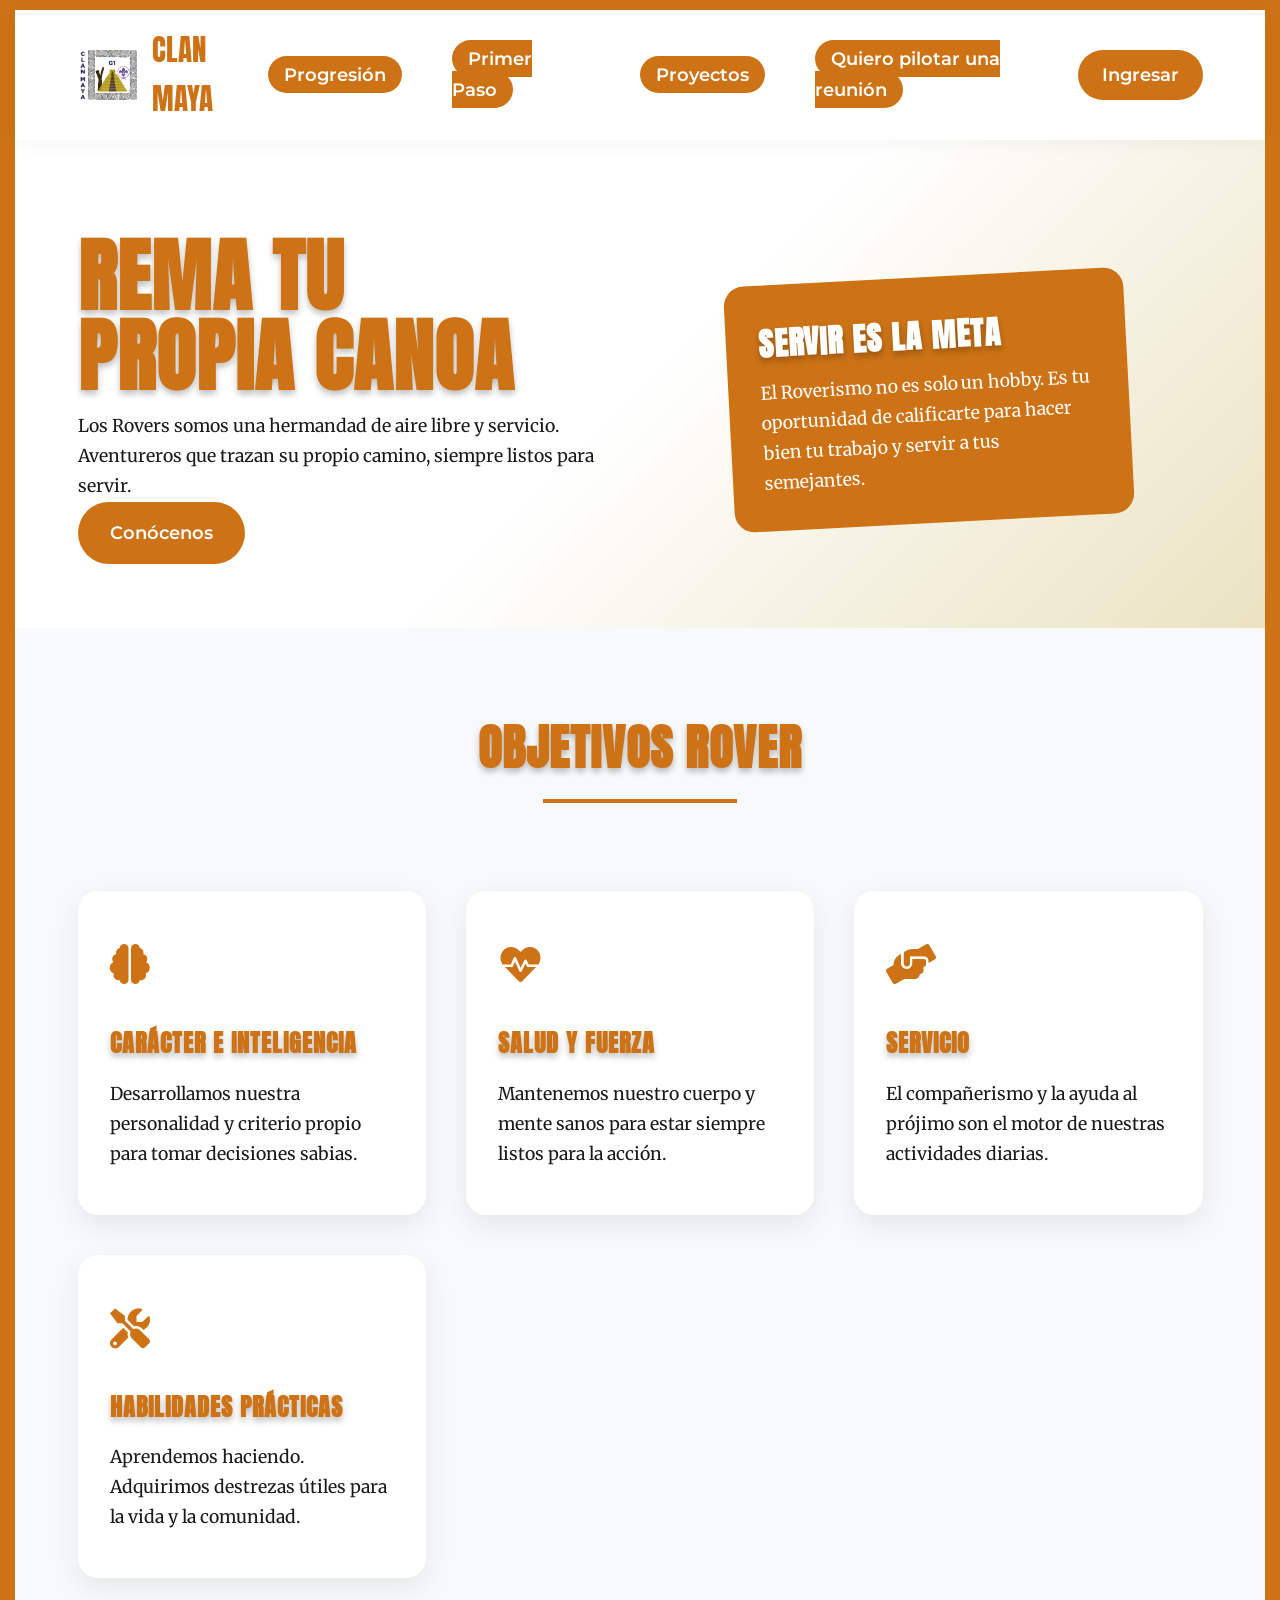
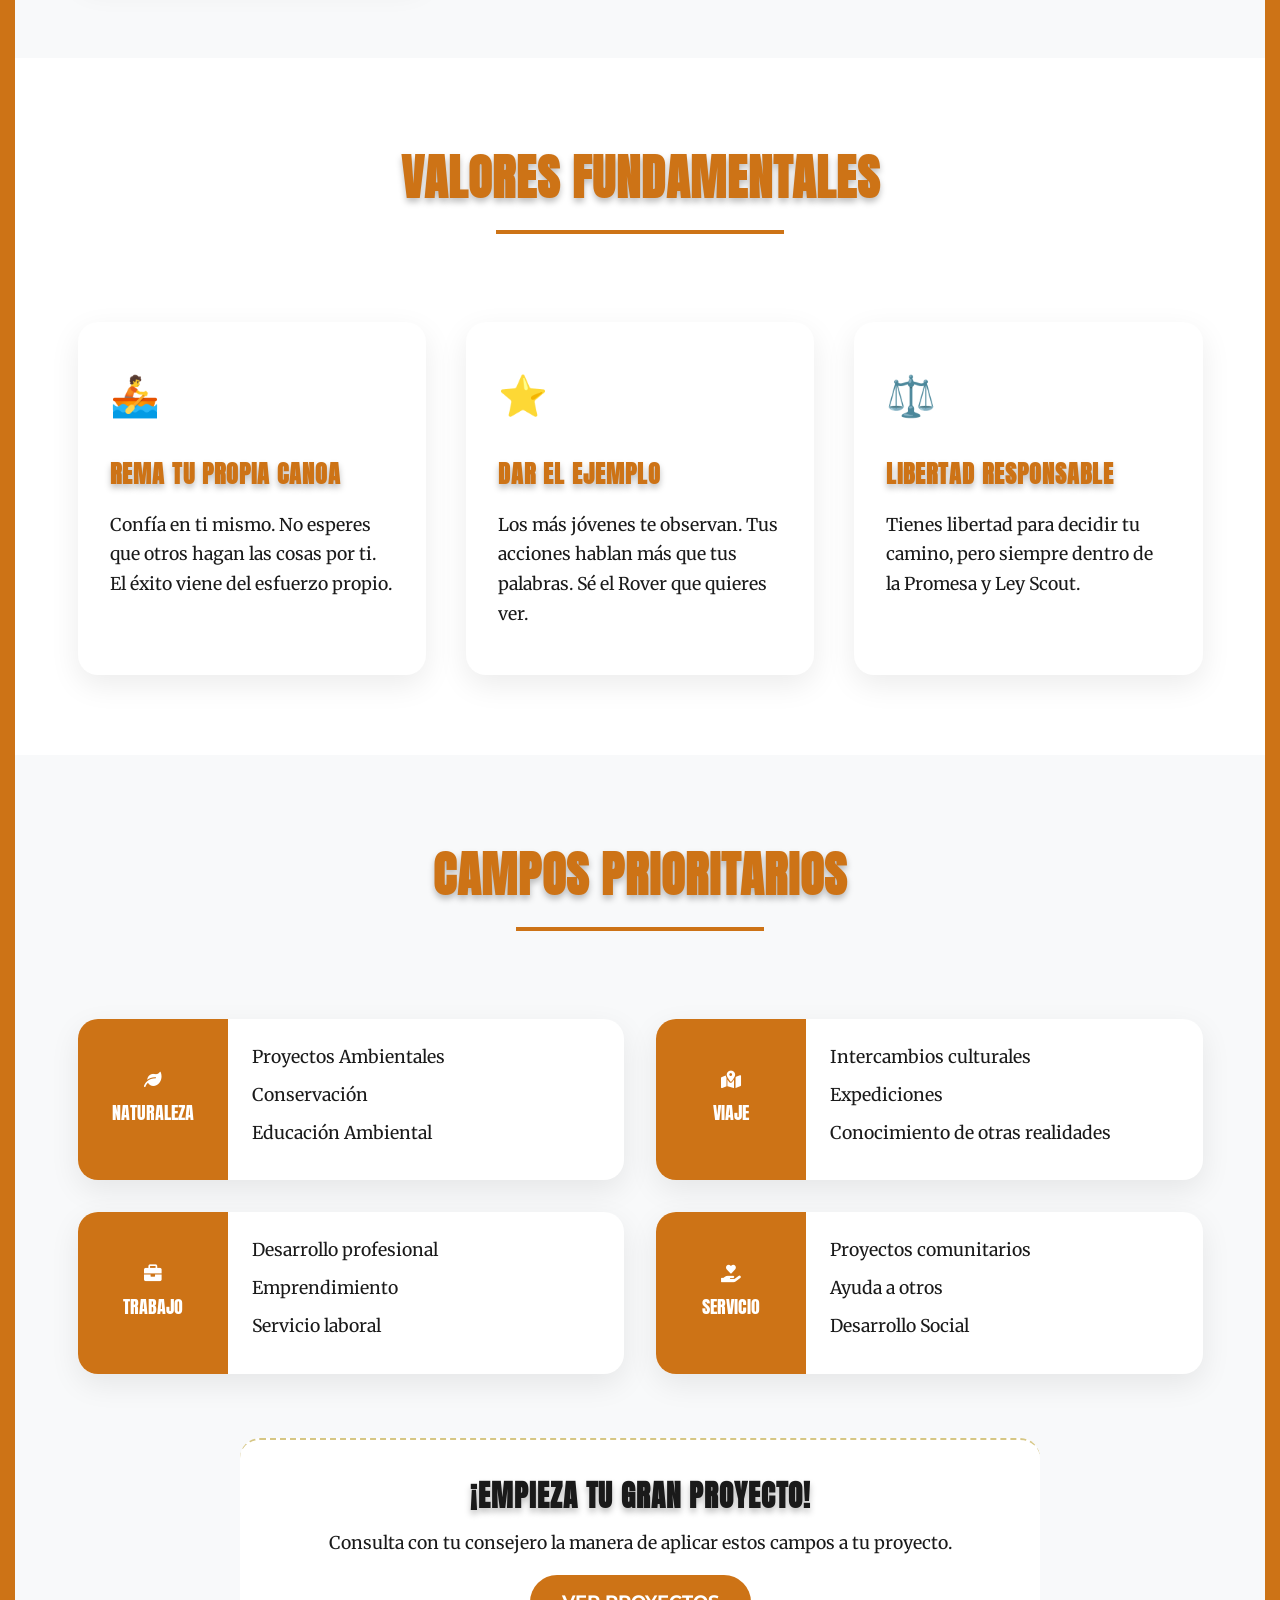
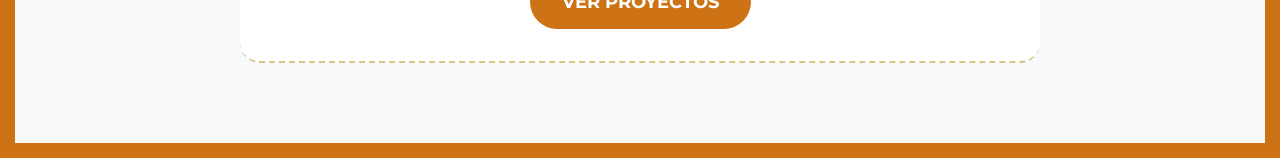
<file: index.html>
<!DOCTYPE html>
<html lang="es">
<head>
    <meta charset="UTF-8">
    <meta name="viewport" content="width=device-width, initial-scale=1.0">
    <title>Home - Clan Maya</title>
    
    
    <link rel="preconnect" href="https://fonts.googleapis.com">
    <link rel="preconnect" href="https://fonts.gstatic.com" crossorigin>
    <link href="https://fonts.googleapis.com/css2?family=Anton&family=Merriweather:wght@300;400;700&family=Montserrat:wght@400;600&display=swap" rel="stylesheet">
    
    
    <link rel="stylesheet" href="https://cdnjs.cloudflare.com/ajax/libs/font-awesome/6.0.0/css/all.min.css">

    <link rel="stylesheet" href="css/greca.css">
    <link rel="stylesheet" href="css/nav.css">    
    <link rel="stylesheet" href="css/index.css">
</head>

<body>

    <nav class="navbar">
        <div class="logo-area">
            
            <img src="img/logo_clan-maya_rgb-trasparente.png"  alt="Clan Maya">
            <span class="brand-name">Clan Maya</span>
        </div>
        <ul class="nav-links">
            <li><a href="etapas.html" class="nav-link">Progresión</a></li>
            <li><a href="checklist.html" class="nav-link">Primer Paso</a></li>
            <li><a href="proyectos.html" class="nav-link">Proyectos</a></li>
            <li><a href="guia_piloto.html" class="nav-link">Quiero pilotar una reunión</a></li>
        </ul>
        <a href="login.html" class="btn-login">Ingresar</a>
    </nav>

    <header class="hero">
        <div class="hero-content">
            <h1>Rema tu<br>Propia Canoa</h1>
            <p>Los Rovers somos una hermandad de aire libre y servicio. Aventureros que trazan su propio camino, siempre listos para servir.</p>
            <a href="#objetivos" class="btn-login" style="padding: 1rem 2rem;">Conócenos</a>
        </div>
        <div class="hero-image">
            <div class="hero-card">
                <h3 id = "hero-h3">Servir es la meta</h3>
                <p>El Roverismo no es solo un hobby. Es tu oportunidad de calificarte para hacer bien tu trabajo y servir a tus semejantes.</p>
            </div>
        </div>
    </header>

    <section class="section-padding" id="objetivos">
        <div class="section-title">
            <h2>Objetivos Rover</h2>
        </div>
        <div class="grid-container">
            <div class="modern-card">
                <div class="card-icon"><i class="fas fa-brain"></i></div>
                <h3>Carácter e Inteligencia</h3>
                <p>Desarrollamos nuestra personalidad y criterio propio para tomar decisiones sabias.</p>
            </div>
            <div class="modern-card">
                <div class="card-icon"><i class="fas fa-heartbeat"></i></div>
                <h3>Salud y Fuerza</h3>
                <p>Mantenemos nuestro cuerpo y mente sanos para estar siempre listos para la acción.</p>
            </div>
            <div class="modern-card">
                <div class="card-icon"><i class="fas fa-hands-helping"></i></div>
                <h3>Servicio</h3>
                <p>El compañerismo y la ayuda al prójimo son el motor de nuestras actividades diarias.</p>
            </div>
            <div class="modern-card">
                <div class="card-icon"><i class="fas fa-tools"></i></div>
                <h3>Habilidades Prácticas</h3>
                <p>Aprendemos haciendo. Adquirimos destrezas útiles para la vida y la comunidad.</p>
            </div>
        </div>
    </section>

    <section class="section-padding" style="background-color: #fff;">
        <div class="section-title">
            <h2>Valores Fundamentales</h2>
        </div>
        <div class="grid-container">
            <div class="modern-card">
                <div class="card-icon">🚣</div>
                <h3>Rema tu propia canoa</h3>
                <p>Confía en ti mismo. No esperes que otros hagan las cosas por ti. El éxito viene del esfuerzo propio.</p>
            </div>
            <div class="modern-card">
                <div class="card-icon">⭐</div>
                <h3>Dar el ejemplo</h3>
                <p>Los más jóvenes te observan. Tus acciones hablan más que tus palabras. Sé el Rover que quieres ver.</p>
            </div>
            <div class="modern-card">
                <div class="card-icon">⚖️</div>
                <h3>Libertad Responsable</h3>
                <p>Tienes libertad para decidir tu camino, pero siempre dentro de la Promesa y Ley Scout.</p>
            </div>
        </div>
    </section>

    <section class="section-padding">
        <div class="section-title">
            <h2>Campos Prioritarios</h2>
        </div>
        <div class="campos-grid">
            <div class="campo-box">
                <div class="campo-header">
                    <i class="fas fa-leaf"></i>
                    <span>Naturaleza</span>
                </div>
                <div class="campo-body">
                    <ul class="campo-list">
                        <li>Proyectos Ambientales</li>
                        <li>Conservación</li>
                        <li>Educación Ambiental</li>
                    </ul>
                </div>
            </div>
            <div class="campo-box">
                <div class="campo-header">
                    <i class="fas fa-map-marked-alt"></i>
                    <span>Viaje</span>
                </div>
                <div class="campo-body">
                    <ul class="campo-list">
                        <li>Intercambios culturales</li>
                        <li>Expediciones</li>
                        <li>Conocimiento de otras realidades</li>
                    </ul>
                </div>
            </div>
            <div class="campo-box">
                <div class="campo-header">
                    <i class="fas fa-briefcase"></i>
                    <span>Trabajo</span>
                </div>
                <div class="campo-body">
                    <ul class="campo-list">
                        <li>Desarrollo profesional</li>
                        <li>Emprendimiento</li>
                        <li>Servicio laboral</li>
                    </ul>
                </div>
            </div>
            <div class="campo-box">
                <div class="campo-header">
                    <i class="fas fa-hand-holding-heart"></i>
                    <span>Servicio</span>
                </div>
                <div class="campo-body">
                    <ul class="campo-list">
                        <li>Proyectos comunitarios</li>
                        <li>Ayuda a otros</li>
                        <li>Desarrollo Social</li>
                    </ul>
                </div>
            </div>
        </div>
        
        <div class="inline-cta">
            <h3>¡Empieza tu Gran Proyecto!</h3>
            <p>Consulta con tu consejero la manera de aplicar estos campos a tu proyecto.</p>
            <a href="proyectos.html" class="cta-link-small">Ver Proyectos</a>
        </div>
    </section>

</body>
</html>
</file>
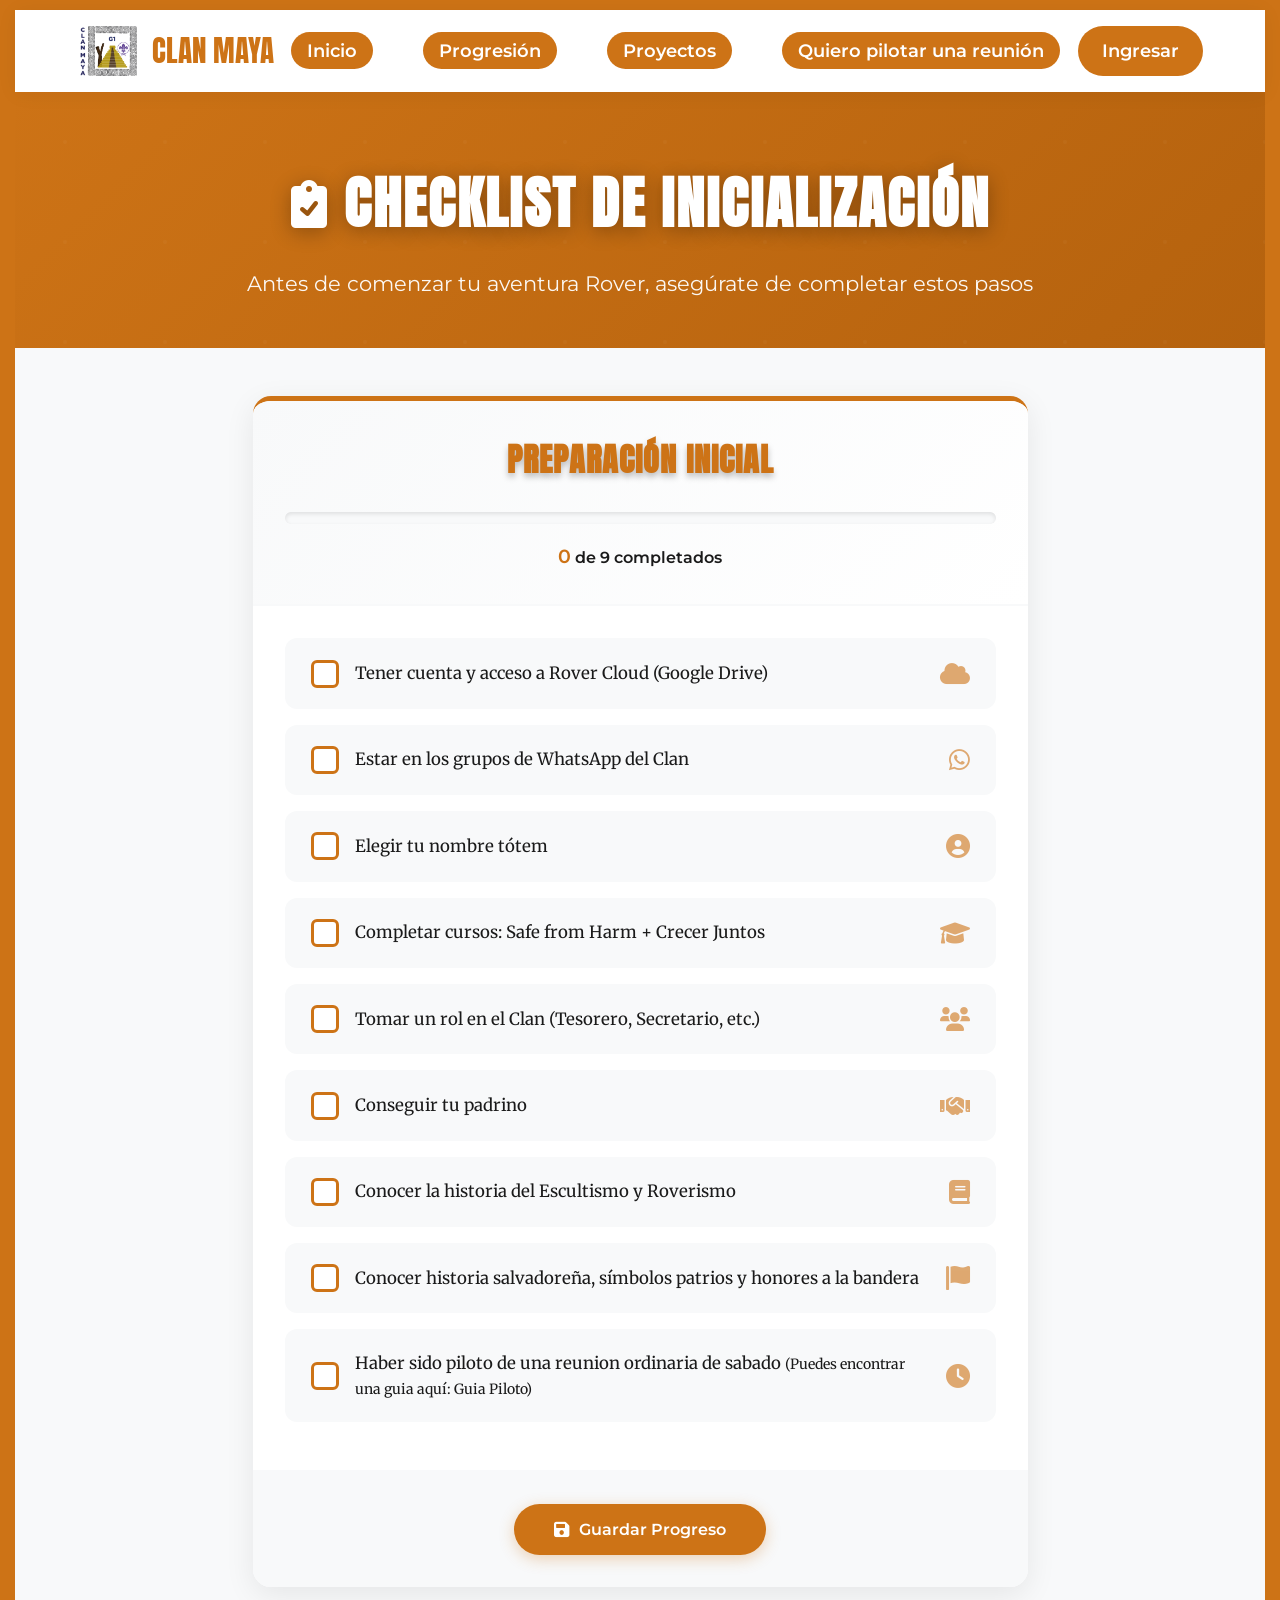
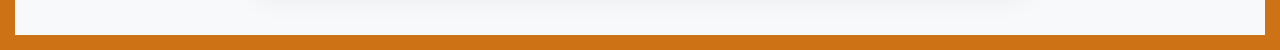
<file: checklist.html>
<!DOCTYPE html>
<html lang="es">
<head>
    <meta charset="UTF-8">
    <meta name="viewport" content="width=device-width, initial-scale=1.0">
    <title>Checklist - Inicialización | Clan Maya</title>
    
    <!-- Fonts -->
    <link rel="preconnect" href="https://fonts.googleapis.com">
    <link rel="preconnect" href="https://fonts.gstatic.com" crossorigin>
    <link href="https://fonts.googleapis.com/css2?family=Anton&family=Merriweather:wght@300;400;700&family=Montserrat:wght@400;600;700&display=swap" rel="stylesheet">
    
    <!-- Font Awesome for icons -->
    <link rel="stylesheet" href="https://cdnjs.cloudflare.com/ajax/libs/font-awesome/6.0.0/css/all.min.css">
    
    <!-- Stylesheets -->
    <link rel="stylesheet" href="css/greca.css">
    <link rel="stylesheet" href="css/nav.css">
    <link rel="stylesheet" href="css/checklist.css">
</head>
<body>
    <nav class="navbar">
        <div class="logo-area">
            <img src="img/logo_clan-maya_rgb-trasparente.png" alt="Clan Maya">
            <span class="brand-name">Clan Maya</span>
        </div>
        <ul class="nav-links">
            <li><a href="index.html" class="nav-link">Inicio</a></li>
            <li><a href="etapas.html" class="nav-link">Progresión</a></li>
            <li><a href="proyectos.html" class="nav-link">Proyectos</a></li>
            <li><a href="guia_piloto.html" class="nav-link">Quiero pilotar una reunión</a></li>
        </ul>
        <a href="login.html" class="btn-login">Ingresar</a>
    </nav>

    <!-- Hero Section -->
    <section class="checklist-hero">
        <div class="hero-content-checklist">
            <h1 class="hero-title-checklist" id="checklist-h1">
                <i class="fas fa-clipboard-check" ></i>
                Checklist de Inicialización
            </h1>
            <p class="hero-subtitle-checklist">Antes de comenzar tu aventura Rover, asegúrate de completar estos pasos</p>
        </div>
    </section>

    <!-- Checklist Container -->
    <main class="checklist-container">
        <div class="checklist-card">
            <div class="checklist-header">
                <h2>Preparación Inicial</h2>
                <div class="progress-bar">
                    <div class="progress-fill" id="progressFill"></div>
                </div>
                <p class="progress-text">
                    <span id="completedCount">0</span> de <span id="totalCount">8</span> completados
                </p>
            </div>

            <form class="checklist-form" id="checklistForm">
                <div class="checklist-item">
                    <input type="checkbox" id="item1" name="item1" class="checklist-checkbox">
                    <label for="item1" class="checklist-label">
                        <div class="check-icon">
                            <i class="fas fa-check"></i>
                        </div>
                        <div class="check-content">
                            <span class="check-text">Tener cuenta y acceso a Rover Cloud (Google Drive)</span>
                            <i class="fas fa-cloud check-item-icon"></i>
                        </div>
                    </label>
                </div>

                <div class="checklist-item">
                    <input type="checkbox" id="item2" name="item2" class="checklist-checkbox">
                    <label for="item2" class="checklist-label">
                        <div class="check-icon">
                            <i class="fas fa-check"></i>
                        </div>
                        <div class="check-content">
                            <span class="check-text">Estar en los grupos de WhatsApp del Clan</span>
                            <i class="fab fa-whatsapp check-item-icon"></i>
                        </div>
                    </label>
                </div>

                <div class="checklist-item">
                    <input type="checkbox" id="item3" name="item3" class="checklist-checkbox">
                    <label for="item3" class="checklist-label">
                        <div class="check-icon">
                            <i class="fas fa-check"></i>
                        </div>
                        <div class="check-content">
                            <span class="check-text">Elegir tu nombre tótem</span>
                            <i class="fas fa-user-circle check-item-icon"></i>
                        </div>
                    </label>
                </div>

                <div class="checklist-item">
                    <input type="checkbox" id="item4" name="item4" class="checklist-checkbox">
                    <label for="item4" class="checklist-label">
                        <div class="check-icon">
                            <i class="fas fa-check"></i>
                        </div>
                        <div class="check-content">
                            <span class="check-text">Completar cursos: Safe from Harm + Crecer Juntos</span>
                            <i class="fas fa-graduation-cap check-item-icon"></i>
                        </div>
                    </label>
                </div>

                <div class="checklist-item">
                    <input type="checkbox" id="item5" name="item5" class="checklist-checkbox">
                    <label for="item5" class="checklist-label">
                        <div class="check-icon">
                            <i class="fas fa-check"></i>
                        </div>
                        <div class="check-content">
                            <span class="check-text">Tomar un rol en el Clan (Tesorero, Secretario, etc.)</span>
                            <i class="fas fa-users check-item-icon"></i>
                        </div>
                    </label>
                </div>

                <div class="checklist-item">
                    <input type="checkbox" id="item6" name="item6" class="checklist-checkbox">
                    <label for="item6" class="checklist-label">
                        <div class="check-icon">
                            <i class="fas fa-check"></i>
                        </div>
                        <div class="check-content">
                            <span class="check-text">Conseguir tu padrino</span>
                            <i class="fas fa-handshake check-item-icon"></i>
                        </div>
                    </label>
                </div>

                <div class="checklist-item">
                    <input type="checkbox" id="item7" name="item7" class="checklist-checkbox">
                    <label for="item7" class="checklist-label">
                        <div class="check-icon">
                            <i class="fas fa-check"></i>
                        </div>
                        <div class="check-content">
                            <span class="check-text">Conocer la historia del Escultismo y Roverismo</span>
                            <i class="fas fa-book check-item-icon"></i>
                        </div>
                    </label>
                </div>

                <div class="checklist-item">
                    <input type="checkbox" id="item8" name="item8" class="checklist-checkbox">
                    <label for="item8" class="checklist-label">
                        <div class="check-icon">
                            <i class="fas fa-check"></i>
                        </div>
                        <div class="check-content">
                            <span class="check-text">Conocer historia salvadoreña, símbolos patrios y honores a la bandera</span>
                            <i class="fas fa-flag check-item-icon"></i>
                        </div>
                    </label>
                </div>

                <div class="checklist-item">
                    <input type="checkbox" id="item9" name="item9" class="checklist-checkbox">
                    <label for="item9" class="checklist-label">
                        <div class="check-icon">
                            <i class="fas fa-check"></i>
                        </div>
                        <div class="check-content">
                            <span class="check-text">Haber sido piloto de una reunion ordinaria de sabado
                                <small>(Puedes encontrar una guia aquí: <a href="guia_piloto.html">Guia Piloto)</a></small>
                            </span>
                            <i class="fas fa-clock check-item-icon"></i>
                        </div>
                        
                    </label>
                </div>
            </form>

            <div class="checklist-footer">
                <button type="button" class="btn-save" id="saveBtn">
                    <i class="fas fa-save"></i>
                    Guardar Progreso
                </button>
                <div class="completion-message" id="completionMessage">
                    <i class="fas fa-trophy"></i>
                    <span>¡Felicidades! Has completado todos los pasos iniciales</span>
                </div>
            </div>
        </div>
    </main>

    <script src="js/checklist.js"></script>
</body>
</html>
</file>
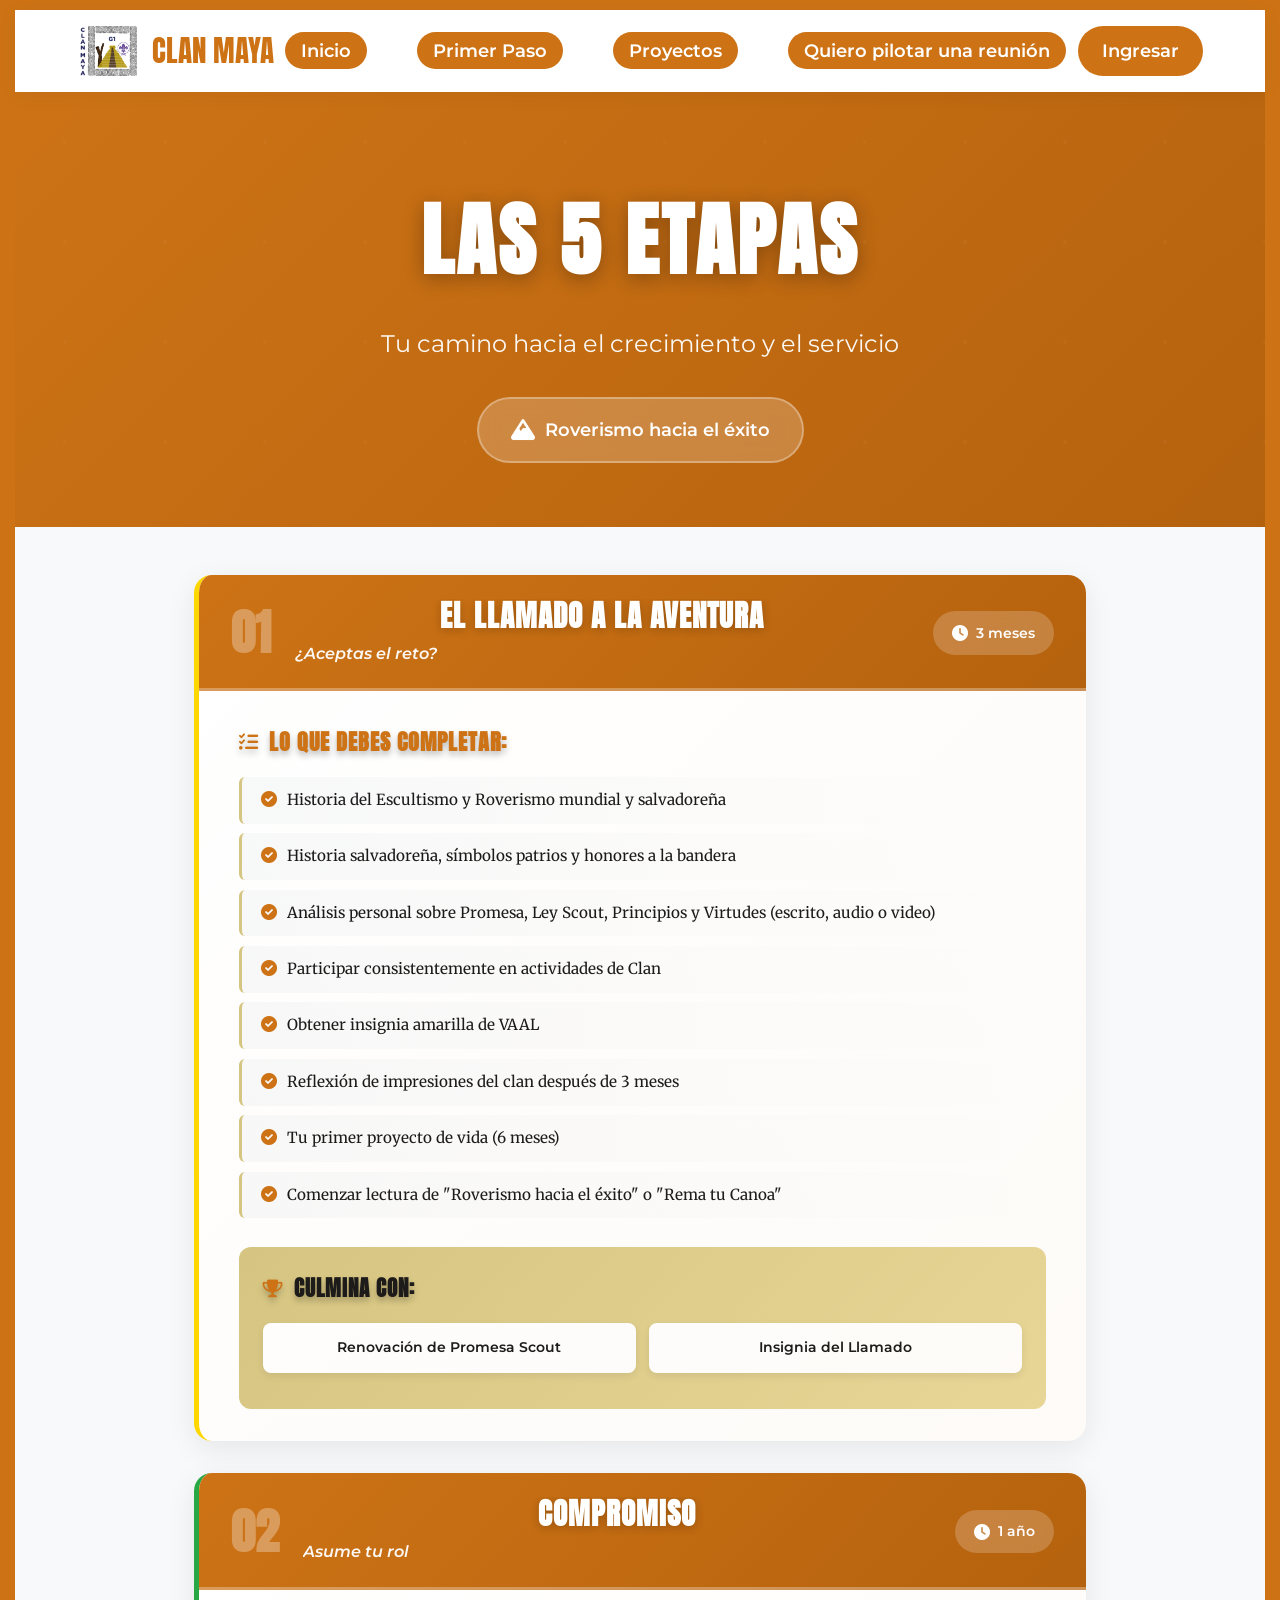
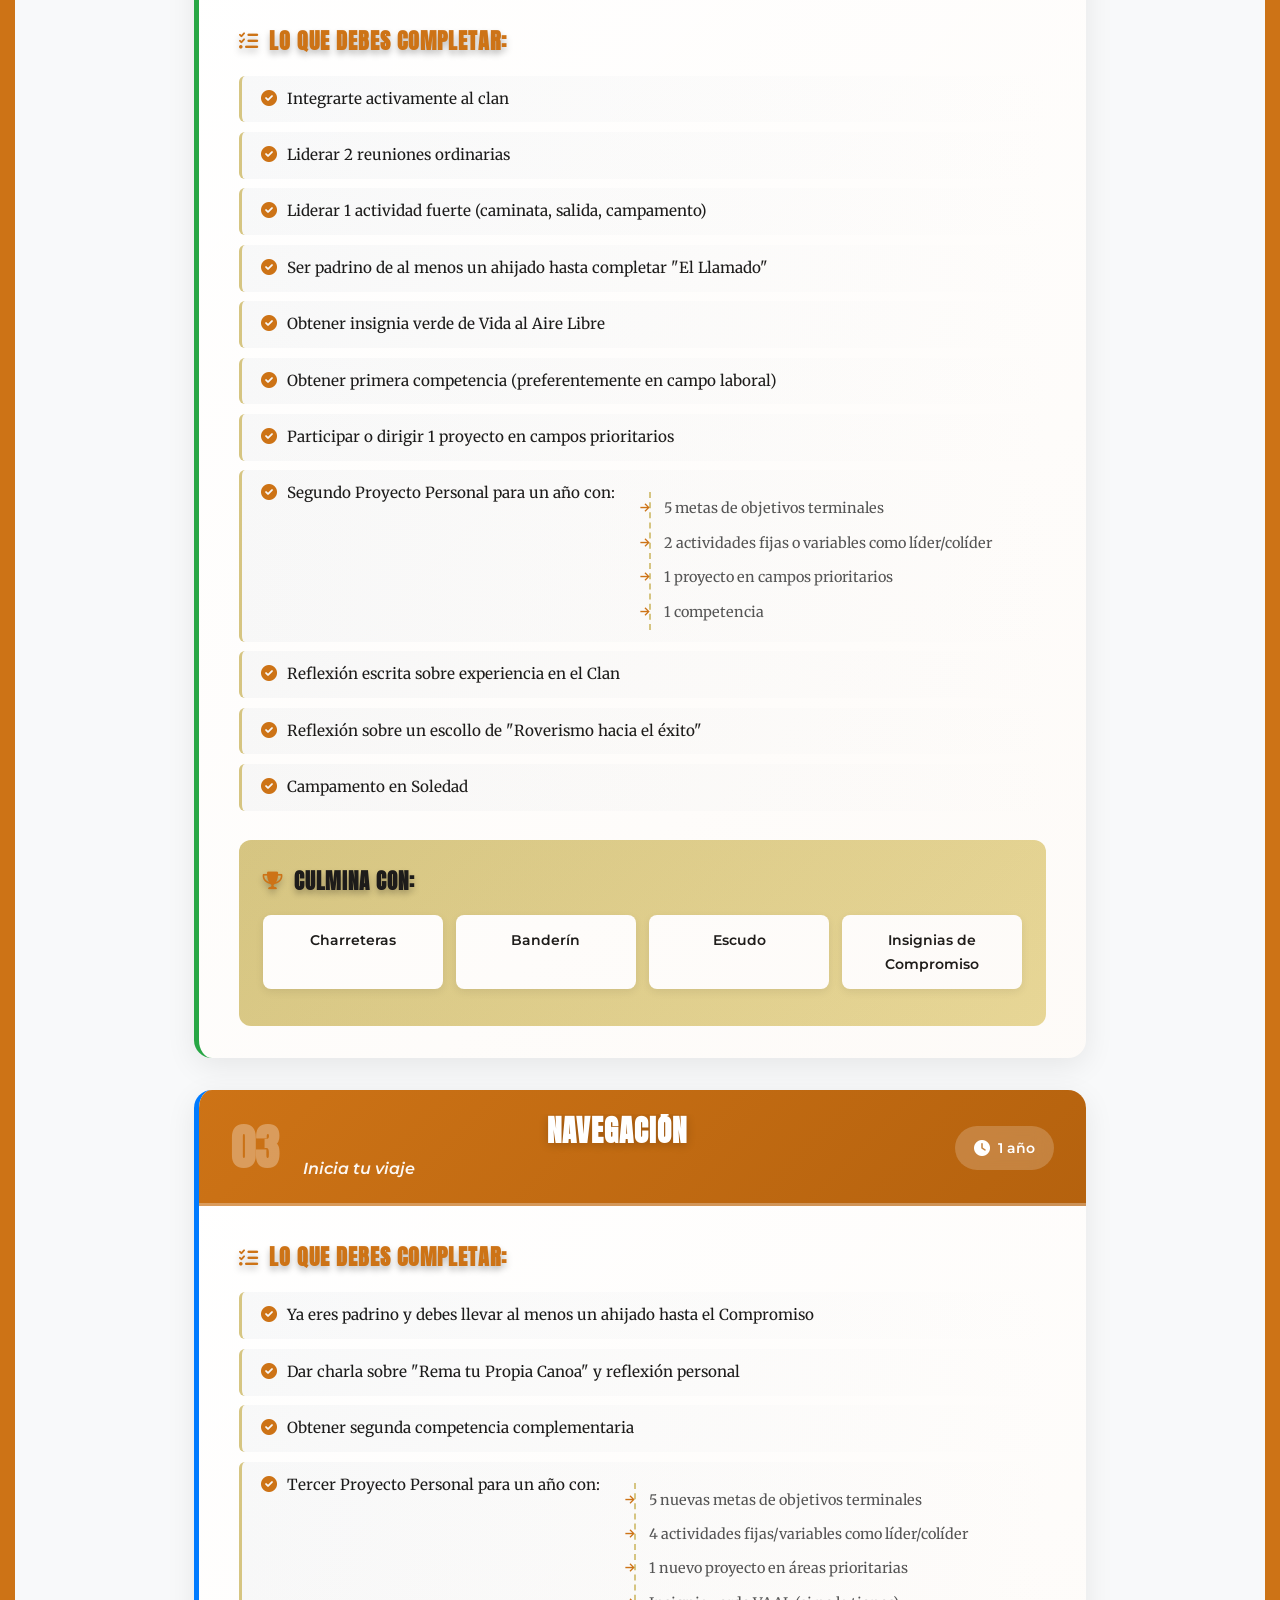
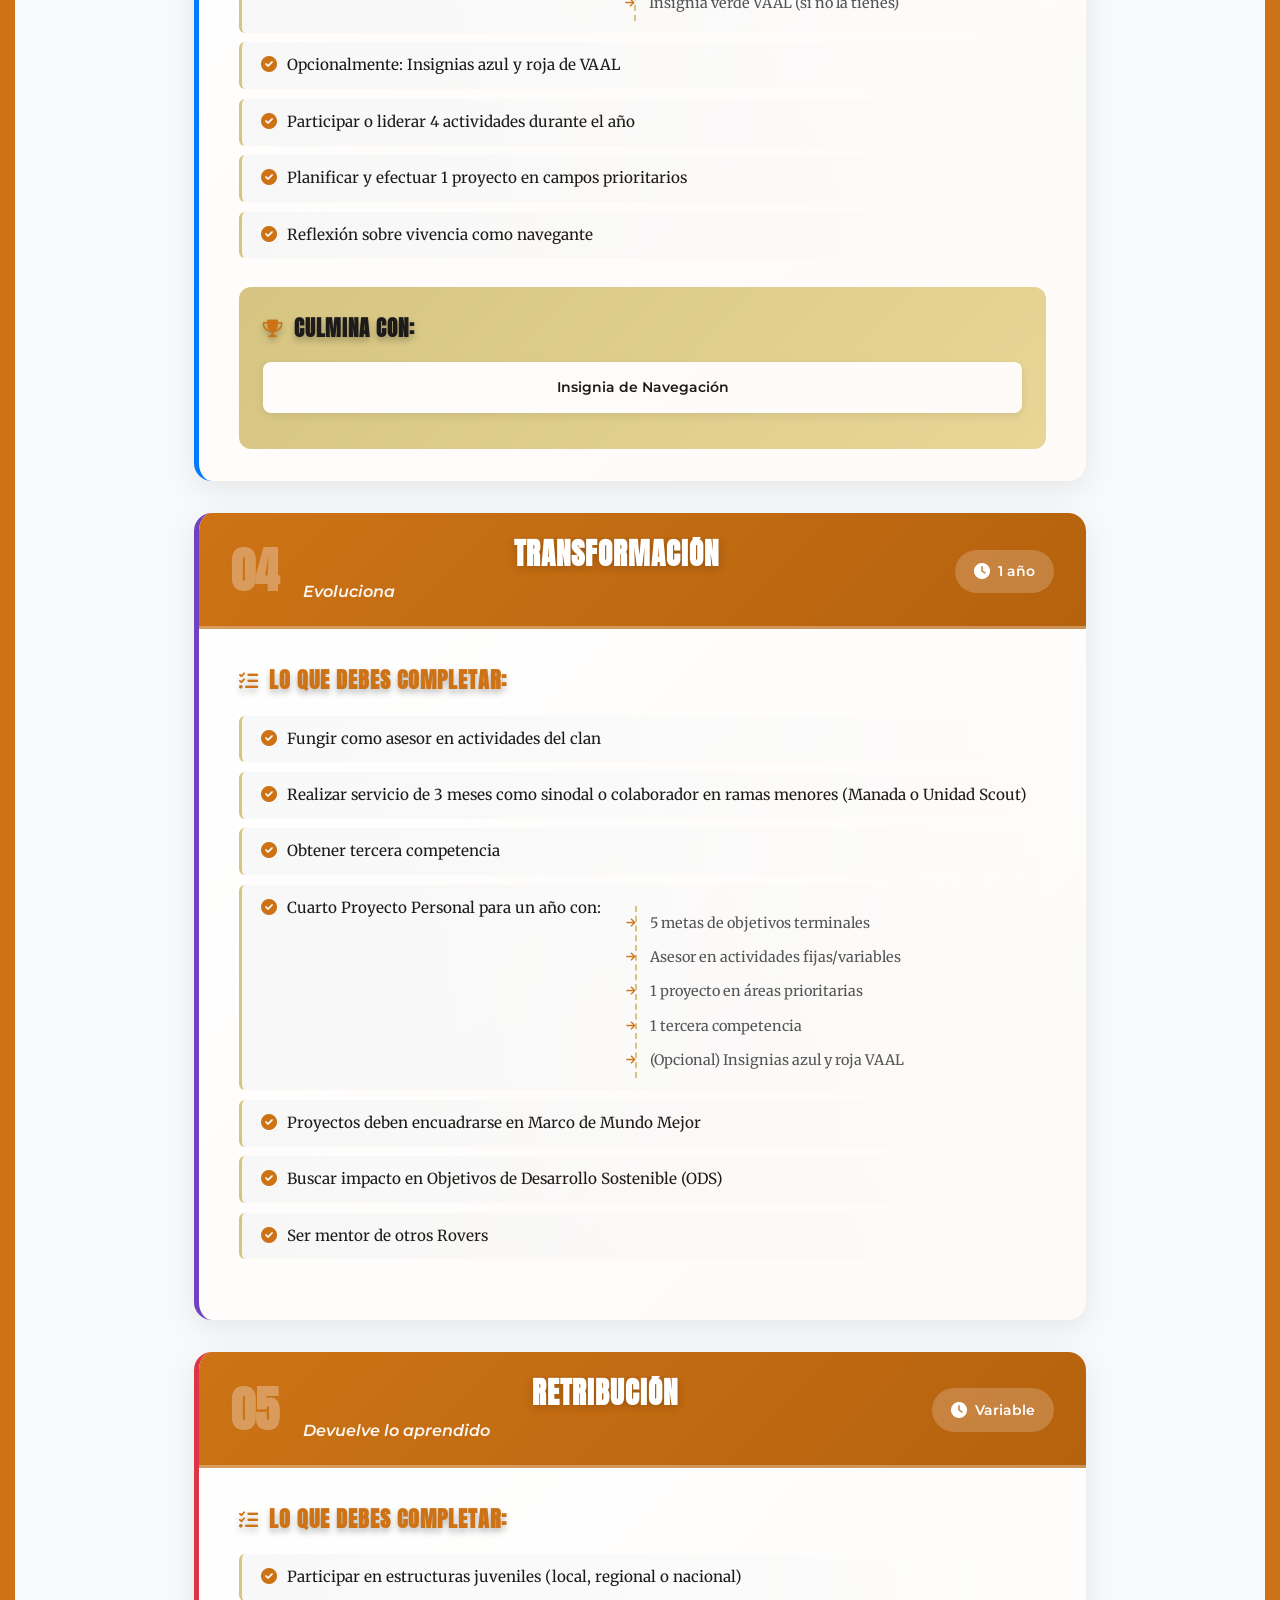
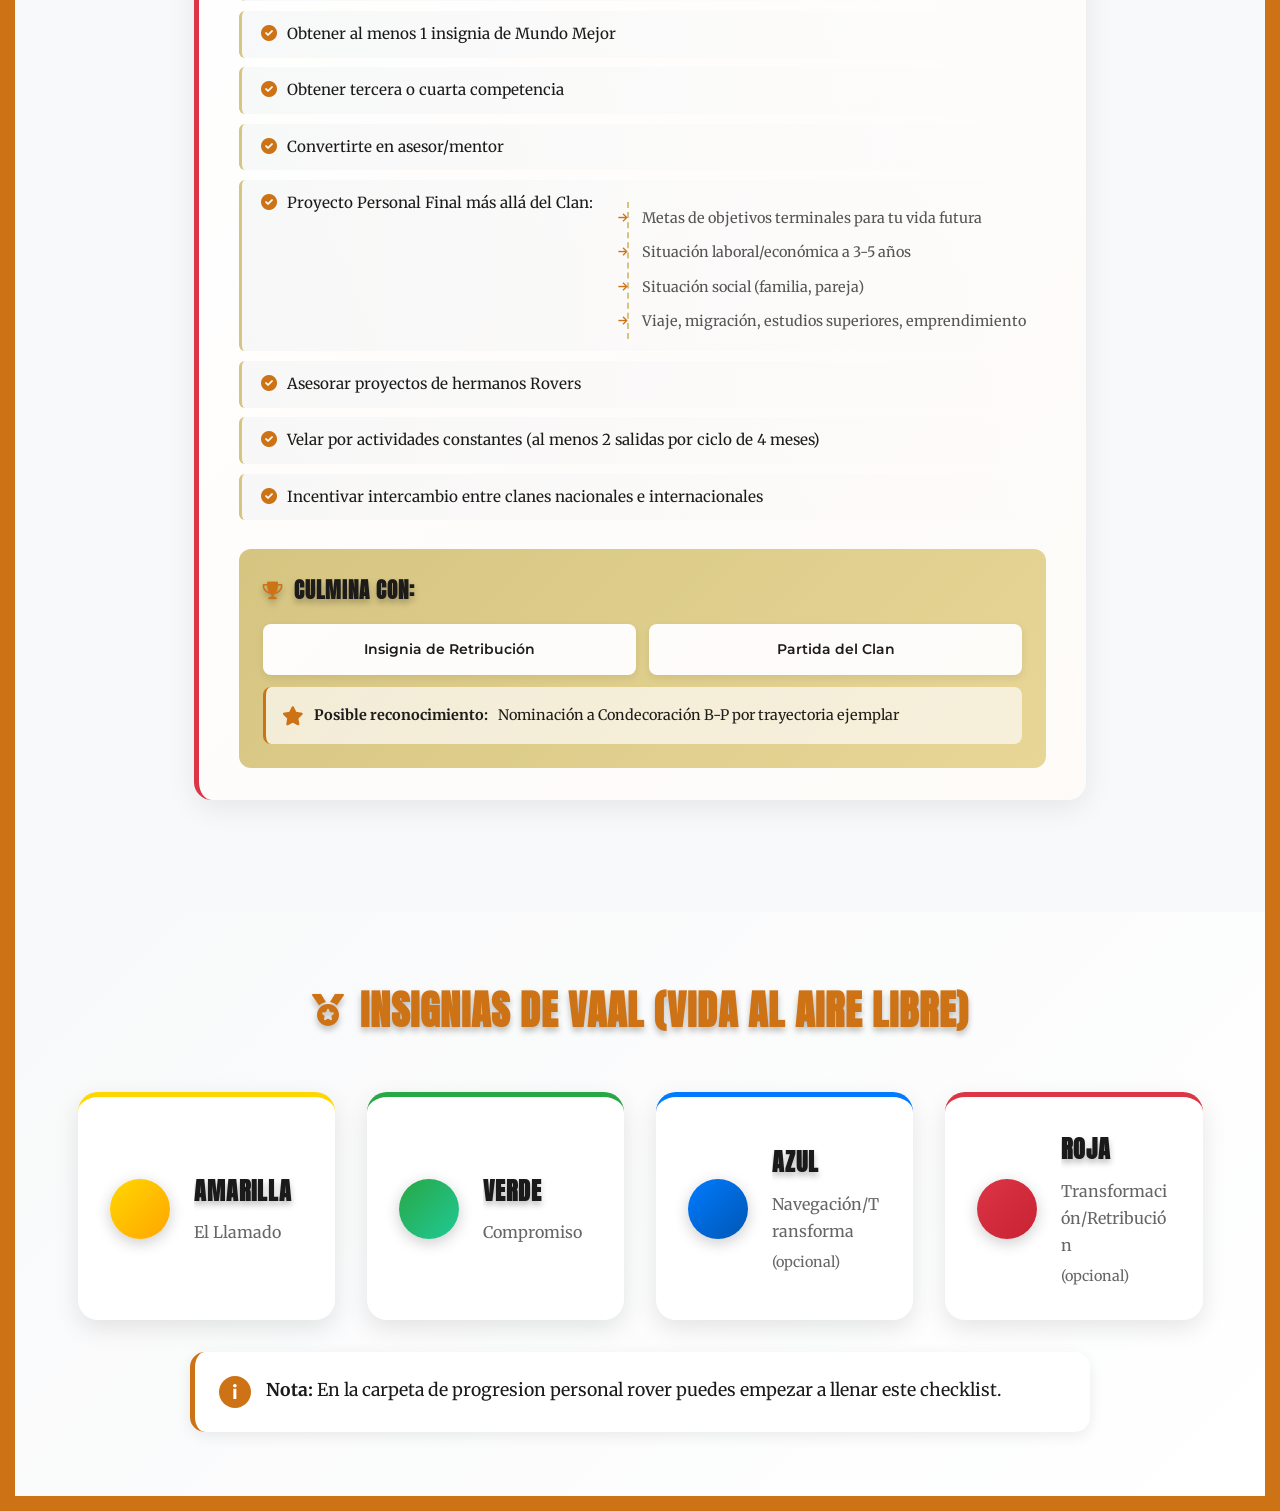
<file: etapas.html>
<!DOCTYPE html>
<html lang="es">
<head>
    <meta charset="UTF-8">
    <meta name="viewport" content="width=device-width, initial-scale=1.0">
    <title>Las 5 Etapas - Clan Maya</title>
    
    <!-- Fonts -->
    <link rel="preconnect" href="https://fonts.googleapis.com">
    <link rel="preconnect" href="https://fonts.gstatic.com" crossorigin>
    <link href="https://fonts.googleapis.com/css2?family=Anton&family=Merriweather:wght@300;400;700&family=Montserrat:wght@400;600;700&display=swap" rel="stylesheet">
    
    <!-- Font Awesome for icons -->
    <link rel="stylesheet" href="https://cdnjs.cloudflare.com/ajax/libs/font-awesome/6.0.0/css/all.min.css">
    
    <!-- Stylesheets -->
    <link rel="stylesheet" href="css/greca.css">
    <link rel="stylesheet" href="css/nav.css">
    <link rel="stylesheet" href="css/etapas.css">
</head>
<body>
    <nav class="navbar">
        <div class="logo-area"> 
            <img src="img/logo_clan-maya_rgb-trasparente.png" alt="Clan Maya">
            <span class="brand-name">Clan Maya</span>
        </div>
        <ul class="nav-links">
            <li><a href="index.html" class="nav-link">Inicio</a></li>
            <li><a href="checklist.html" class="nav-link">Primer Paso</a></li>
            <li><a href="proyectos.html" class="nav-link">Proyectos</a></li>
            <li><a href="guia_piloto.html" class="nav-link">Quiero pilotar una reunión</a></li>
        </ul>
        <a href="login.html" class="btn-login">Ingresar</a>
    </nav>

    <!-- Hero Section -->
    <section class="etapas-hero">
        <div class="hero-content-etapas">
            <h1 class="hero-title-etapas" id="hero-h1">Las 5 Etapas</h1>
            <p class="hero-subtitle">Tu camino hacia el crecimiento y el servicio</p>
            <div class="hero-badge">
                <i class="fas fa-mountain"></i>
                <span>Roverismo hacia el éxito</span>
            </div>
        </div>
    </section>

    <!-- Stages Container -->
    <main class="stages-container">
        
        <!-- ETAPA 1 -->
        <div class="stage-card" data-stage="1">
            <div class="stage-header">
                <div class="stage-number">01</div>
                <div class="stage-title-section">
                    <h2>El Llamado a la Aventura</h2>
                    <div class="stage-tagline">¿Aceptas el reto?</div>
                </div>
                <div class="stage-duration">
                    <i class="fas fa-clock"></i>
                    <span>3 meses</span>
                </div>
            </div>
            
            <div class="stage-content">
                <div class="stage-section">
                    <h3><i class="fas fa-tasks"></i> Lo que debes completar:</h3>
                    <ul class="requirements-list">
                        <li><i class="fas fa-check-circle"></i> Historia del Escultismo y Roverismo mundial y salvadoreña</li>
                        <li><i class="fas fa-check-circle"></i> Historia salvadoreña, símbolos patrios y honores a la bandera</li>
                        <li><i class="fas fa-check-circle"></i> Análisis personal sobre Promesa, Ley Scout, Principios y Virtudes (escrito, audio o video)</li>
                        <li><i class="fas fa-check-circle"></i> Participar consistentemente en actividades de Clan</li>
                        <li><i class="fas fa-check-circle"></i> Obtener insignia amarilla de VAAL</li>
                        <li><i class="fas fa-check-circle"></i> Reflexión de impresiones del clan después de 3 meses</li>
                        <li><i class="fas fa-check-circle"></i> Tu primer proyecto de vida (6 meses)</li>
                        <li><i class="fas fa-check-circle"></i> Comenzar lectura de "Roverismo hacia el éxito" o "Rema tu Canoa"</li>
                    </ul>
                </div>
                
                <div class="stage-culmina">
                    <h3><i class="fas fa-trophy"></i> Culmina con:</h3>
                    <div class="badges-grid">
                        <span class="badge-item">Renovación de Promesa Scout</span>
                        <span class="badge-item">Insignia del Llamado</span>
                    </div>
                </div>
            </div>
        </div>

        <!-- ETAPA 2 -->
        <div class="stage-card" data-stage="2">
            <div class="stage-header">
                <div class="stage-number">02</div>
                <div class="stage-title-section">
                    <h2>Compromiso</h2>
                    <div class="stage-tagline">Asume tu rol</div>
                </div>
                <div class="stage-duration">
                    <i class="fas fa-clock"></i>
                    <span>1 año</span>
                </div>
            </div>
            
            <div class="stage-content">
                <div class="stage-section">
                    <h3><i class="fas fa-tasks"></i> Lo que debes completar:</h3>
                    <ul class="requirements-list">
                        <li><i class="fas fa-check-circle"></i> Integrarte activamente al clan</li>
                        <li><i class="fas fa-check-circle"></i> Liderar 2 reuniones ordinarias</li>
                        <li><i class="fas fa-check-circle"></i> Liderar 1 actividad fuerte (caminata, salida, campamento)</li>
                        <li><i class="fas fa-check-circle"></i> Ser padrino de al menos un ahijado hasta completar "El Llamado"</li>
                        <li><i class="fas fa-check-circle"></i> Obtener insignia verde de Vida al Aire Libre</li>
                        <li><i class="fas fa-check-circle"></i> Obtener primera competencia (preferentemente en campo laboral)</li>
                        <li><i class="fas fa-check-circle"></i> Participar o dirigir 1 proyecto en campos prioritarios</li>
                        <li><i class="fas fa-check-circle"></i> Segundo Proyecto Personal para un año con:
                            <ul class="sub-list">
                                <li>5 metas de objetivos terminales</li>
                                <li>2 actividades fijas o variables como líder/colíder</li>
                                <li>1 proyecto en campos prioritarios</li>
                                <li>1 competencia</li>
                            </ul>
                        </li>
                        <li><i class="fas fa-check-circle"></i> Reflexión escrita sobre experiencia en el Clan</li>
                        <li><i class="fas fa-check-circle"></i> Reflexión sobre un escollo de "Roverismo hacia el éxito"</li>
                        <li><i class="fas fa-check-circle"></i> Campamento en Soledad</li>
                    </ul>
                </div>
                
                <div class="stage-culmina">
                    <h3><i class="fas fa-trophy"></i> Culmina con:</h3>
                    <div class="badges-grid">
                        <span class="badge-item">Charreteras</span>
                        <span class="badge-item">Banderín</span>
                        <span class="badge-item">Escudo</span>
                        <span class="badge-item">Insignias de Compromiso</span>
                    </div>
                </div>
            </div>
        </div>

        <!-- ETAPA 3 -->
        <div class="stage-card" data-stage="3">
            <div class="stage-header">
                <div class="stage-number">03</div>
                <div class="stage-title-section">
                    <h2>Navegación</h2>
                    <div class="stage-tagline">Inicia tu viaje</div>
                </div>
                <div class="stage-duration">
                    <i class="fas fa-clock"></i>
                    <span>1 año</span>
                </div>
            </div>
            
            <div class="stage-content">
                <div class="stage-section">
                    <h3><i class="fas fa-tasks"></i> Lo que debes completar:</h3>
                    <ul class="requirements-list">
                        <li><i class="fas fa-check-circle"></i> Ya eres padrino y debes llevar al menos un ahijado hasta el Compromiso</li>
                        <li><i class="fas fa-check-circle"></i> Dar charla sobre "Rema tu Propia Canoa" y reflexión personal</li>
                        <li><i class="fas fa-check-circle"></i> Obtener segunda competencia complementaria</li>
                        <li><i class="fas fa-check-circle"></i> Tercer Proyecto Personal para un año con:
                            <ul class="sub-list">
                                <li>5 nuevas metas de objetivos terminales</li>
                                <li>4 actividades fijas/variables como líder/colíder</li>
                                <li>1 nuevo proyecto en áreas prioritarias</li>
                                <li>Insignia verde VAAL (si no la tienes)</li>
                            </ul>
                        </li>
                        <li><i class="fas fa-check-circle"></i> Opcionalmente: Insignias azul y roja de VAAL</li>
                        <li><i class="fas fa-check-circle"></i> Participar o liderar 4 actividades durante el año</li>
                        <li><i class="fas fa-check-circle"></i> Planificar y efectuar 1 proyecto en campos prioritarios</li>
                        <li><i class="fas fa-check-circle"></i> Reflexión sobre vivencia como navegante</li>
                    </ul>
                </div>
                
                <div class="stage-culmina">
                    <h3><i class="fas fa-trophy"></i> Culmina con:</h3>
                    <div class="badges-grid">
                        <span class="badge-item">Insignia de Navegación</span>
                    </div>
                </div>
            </div>
        </div>

        <!-- ETAPA 4 -->
        <div class="stage-card" data-stage="4">
            <div class="stage-header">
                <div class="stage-number">04</div>
                <div class="stage-title-section">
                    <h2>Transformación</h2>
                    <div class="stage-tagline">Evoluciona</div>
                </div>
                <div class="stage-duration">
                    <i class="fas fa-clock"></i>
                    <span>1 año</span>
                </div>
            </div>
            
            <div class="stage-content">
                <div class="stage-section">
                    <h3><i class="fas fa-tasks"></i> Lo que debes completar:</h3>
                    <ul class="requirements-list">
                        <li><i class="fas fa-check-circle"></i> Fungir como asesor en actividades del clan</li>
                        <li><i class="fas fa-check-circle"></i> Realizar servicio de 3 meses como sinodal o colaborador en ramas menores (Manada o Unidad Scout)</li>
                        <li><i class="fas fa-check-circle"></i> Obtener tercera competencia</li>
                        <li><i class="fas fa-check-circle"></i> Cuarto Proyecto Personal para un año con:
                            <ul class="sub-list">
                                <li>5 metas de objetivos terminales</li>
                                <li>Asesor en actividades fijas/variables</li>
                                <li>1 proyecto en áreas prioritarias</li>
                                <li>1 tercera competencia</li>
                                <li>(Opcional) Insignias azul y roja VAAL</li>
                            </ul>
                        </li>
                        <li><i class="fas fa-check-circle"></i> Proyectos deben encuadrarse en Marco de Mundo Mejor</li>
                        <li><i class="fas fa-check-circle"></i> Buscar impacto en Objetivos de Desarrollo Sostenible (ODS)</li>
                        <li><i class="fas fa-check-circle"></i> Ser mentor de otros Rovers</li>
                    </ul>
                </div>
            </div>
        </div>

        <!-- ETAPA 5 -->
        <div class="stage-card" data-stage="5">
            <div class="stage-header">
                <div class="stage-number">05</div>
                <div class="stage-title-section">
                    <h2>Retribución</h2>
                    <div class="stage-tagline">Devuelve lo aprendido</div>
                </div>
                <div class="stage-duration">
                    <i class="fas fa-clock"></i>
                    <span>Variable</span>
                </div>
            </div>
            
            <div class="stage-content">
                <div class="stage-section">
                    <h3><i class="fas fa-tasks"></i> Lo que debes completar:</h3>
                    <ul class="requirements-list">
                        <li><i class="fas fa-check-circle"></i> Participar en estructuras juveniles (local, regional o nacional)</li>
                        <li><i class="fas fa-check-circle"></i> Obtener al menos 1 insignia de Mundo Mejor</li>
                        <li><i class="fas fa-check-circle"></i> Obtener tercera o cuarta competencia</li>
                        <li><i class="fas fa-check-circle"></i> Convertirte en asesor/mentor</li>
                        <li><i class="fas fa-check-circle"></i> Proyecto Personal Final más allá del Clan:
                            <ul class="sub-list">
                                <li>Metas de objetivos terminales para tu vida futura</li>
                                <li>Situación laboral/económica a 3-5 años</li>
                                <li>Situación social (familia, pareja)</li>
                                <li>Viaje, migración, estudios superiores, emprendimiento</li>
                            </ul>
                        </li>
                        <li><i class="fas fa-check-circle"></i> Asesorar proyectos de hermanos Rovers</li>
                        <li><i class="fas fa-check-circle"></i> Velar por actividades constantes (al menos 2 salidas por ciclo de 4 meses)</li>
                        <li><i class="fas fa-check-circle"></i> Incentivar intercambio entre clanes nacionales e internacionales</li>
                    </ul>
                </div>
                
                <div class="stage-culmina">
                    <h3><i class="fas fa-trophy"></i> Culmina con:</h3>
                    <div class="badges-grid">
                        <span class="badge-item">Insignia de Retribución</span>
                        <span class="badge-item">Partida del Clan</span>
                    </div>
                    <div class="recognition-note">
                        <i class="fas fa-star"></i>
                        <strong>Posible reconocimiento:</strong> Nominación a Condecoración B-P por trayectoria ejemplar
                    </div>
                </div>
            </div>
        </div>

    </main>

    <!-- VAAL Insignias Section -->
    <section class="vaal-section">
        <div class="vaal-container">
            <h2 class="vaal-title">
                <i class="fas fa-medal"></i>
                Insignias de VAAL (Vida al Aire Libre)
            </h2>
            <div class="vaal-badges">
                <div class="vaal-badge-item yellow">
                    <div class="vaal-icon-sphere yellow-sphere"></div>
                    <div class="vaal-info">
                        <h3>AMARILLA</h3>
                        <p>El Llamado</p>
                    </div>
                </div>
                <div class="vaal-badge-item green">
                    <div class="vaal-icon-sphere green-sphere"></div>
                    <div class="vaal-info">
                        <h3>VERDE</h3>
                        <p>Compromiso</p>
                    </div>
                </div>
                <div class="vaal-badge-item blue">
                    <div class="vaal-icon-sphere blue-sphere"></div>
                    <div class="vaal-info">
                        <h3>AZUL</h3>
                        <p>Navegación/Transforma</p>
                        <span class="optional-text">(opcional)</span>
                    </div>
                </div>
                <div class="vaal-badge-item red">
                    <div class="vaal-icon-sphere red-sphere"></div>
                    <div class="vaal-info">
                        <h3>ROJA</h3>
                        <p>Transformación/Retribución</p>
                        <span class="optional-text">(opcional)</span>
                    </div>
                </div>
            </div>
            <div class="vaal-note">
                <div class="vaal-note-icon">
                    <span>i</span>
                </div>
                <p><strong>Nota:</strong> En la carpeta de progresion personal rover puedes empezar a llenar este checklist.</p>
            </div>
        </div>
    </section>

    <script src="js/etapas.js"></script>
</body>
</html>

</html>
</file>
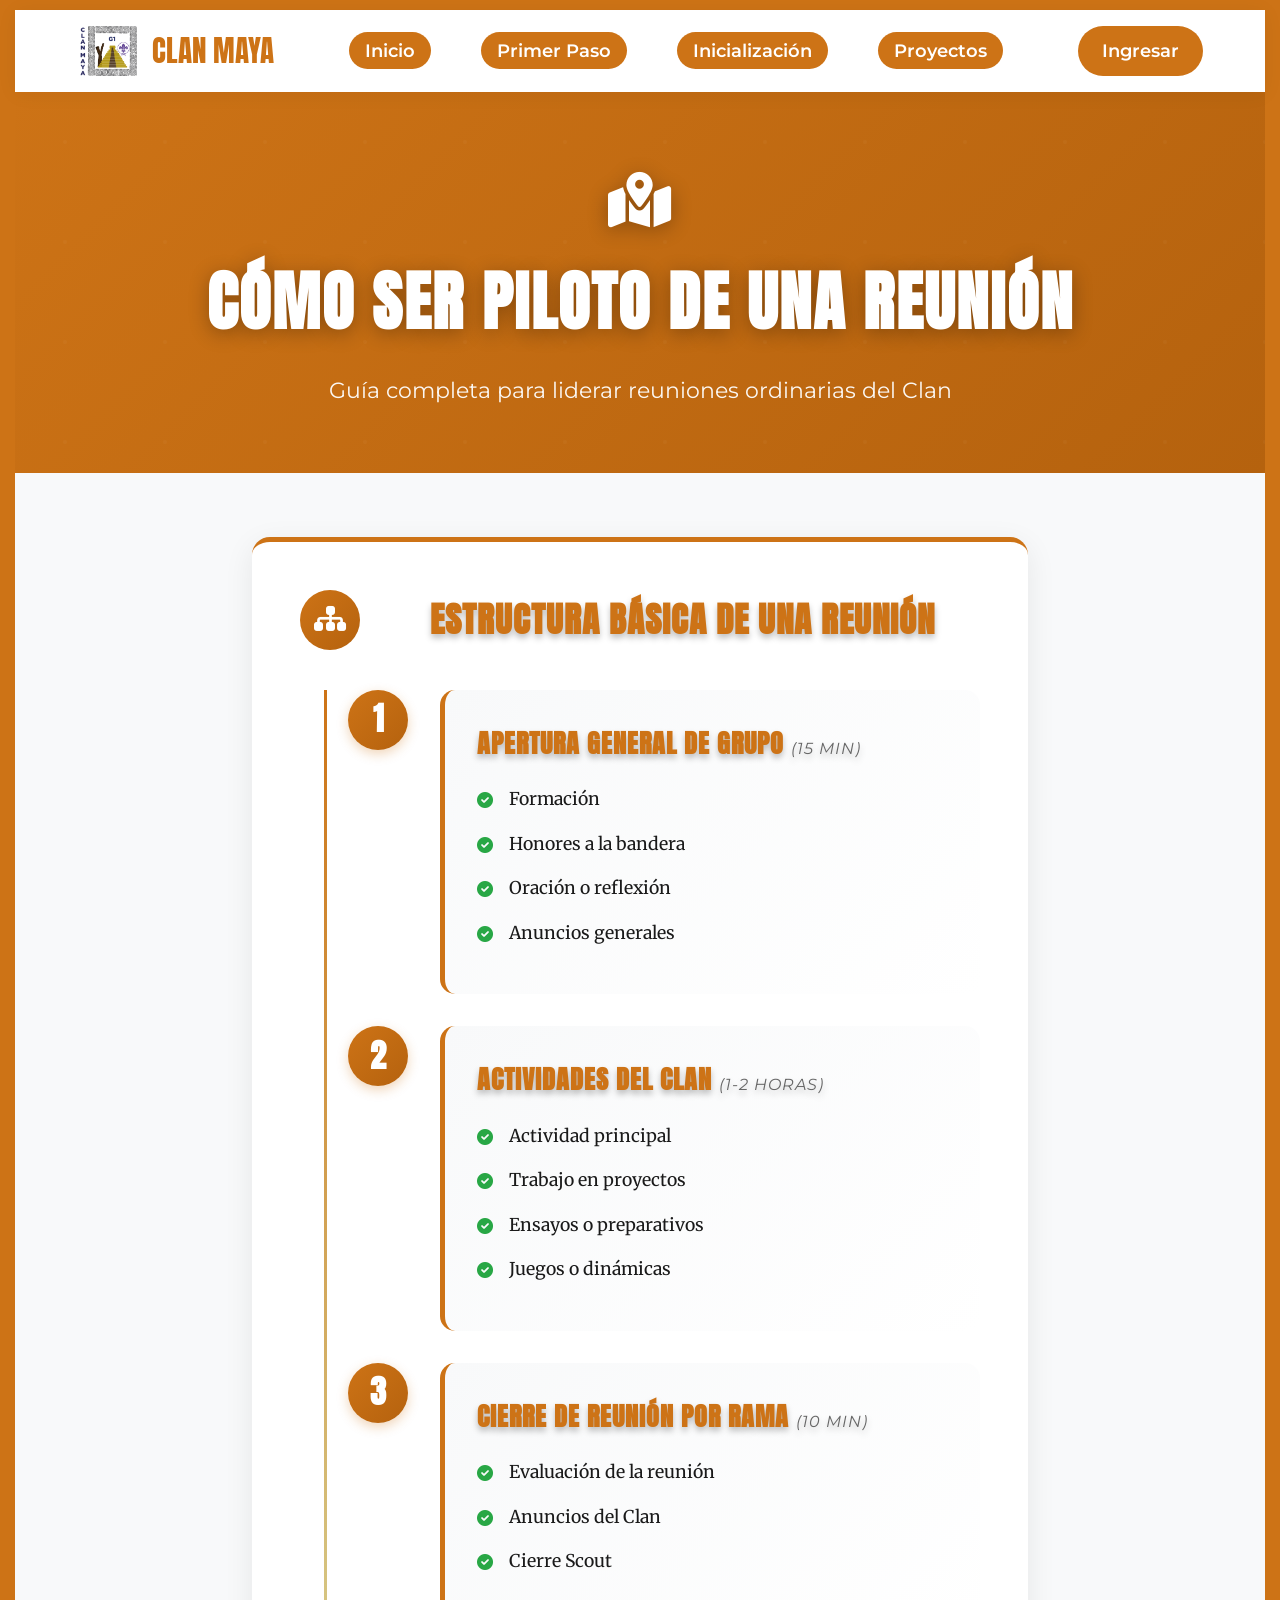
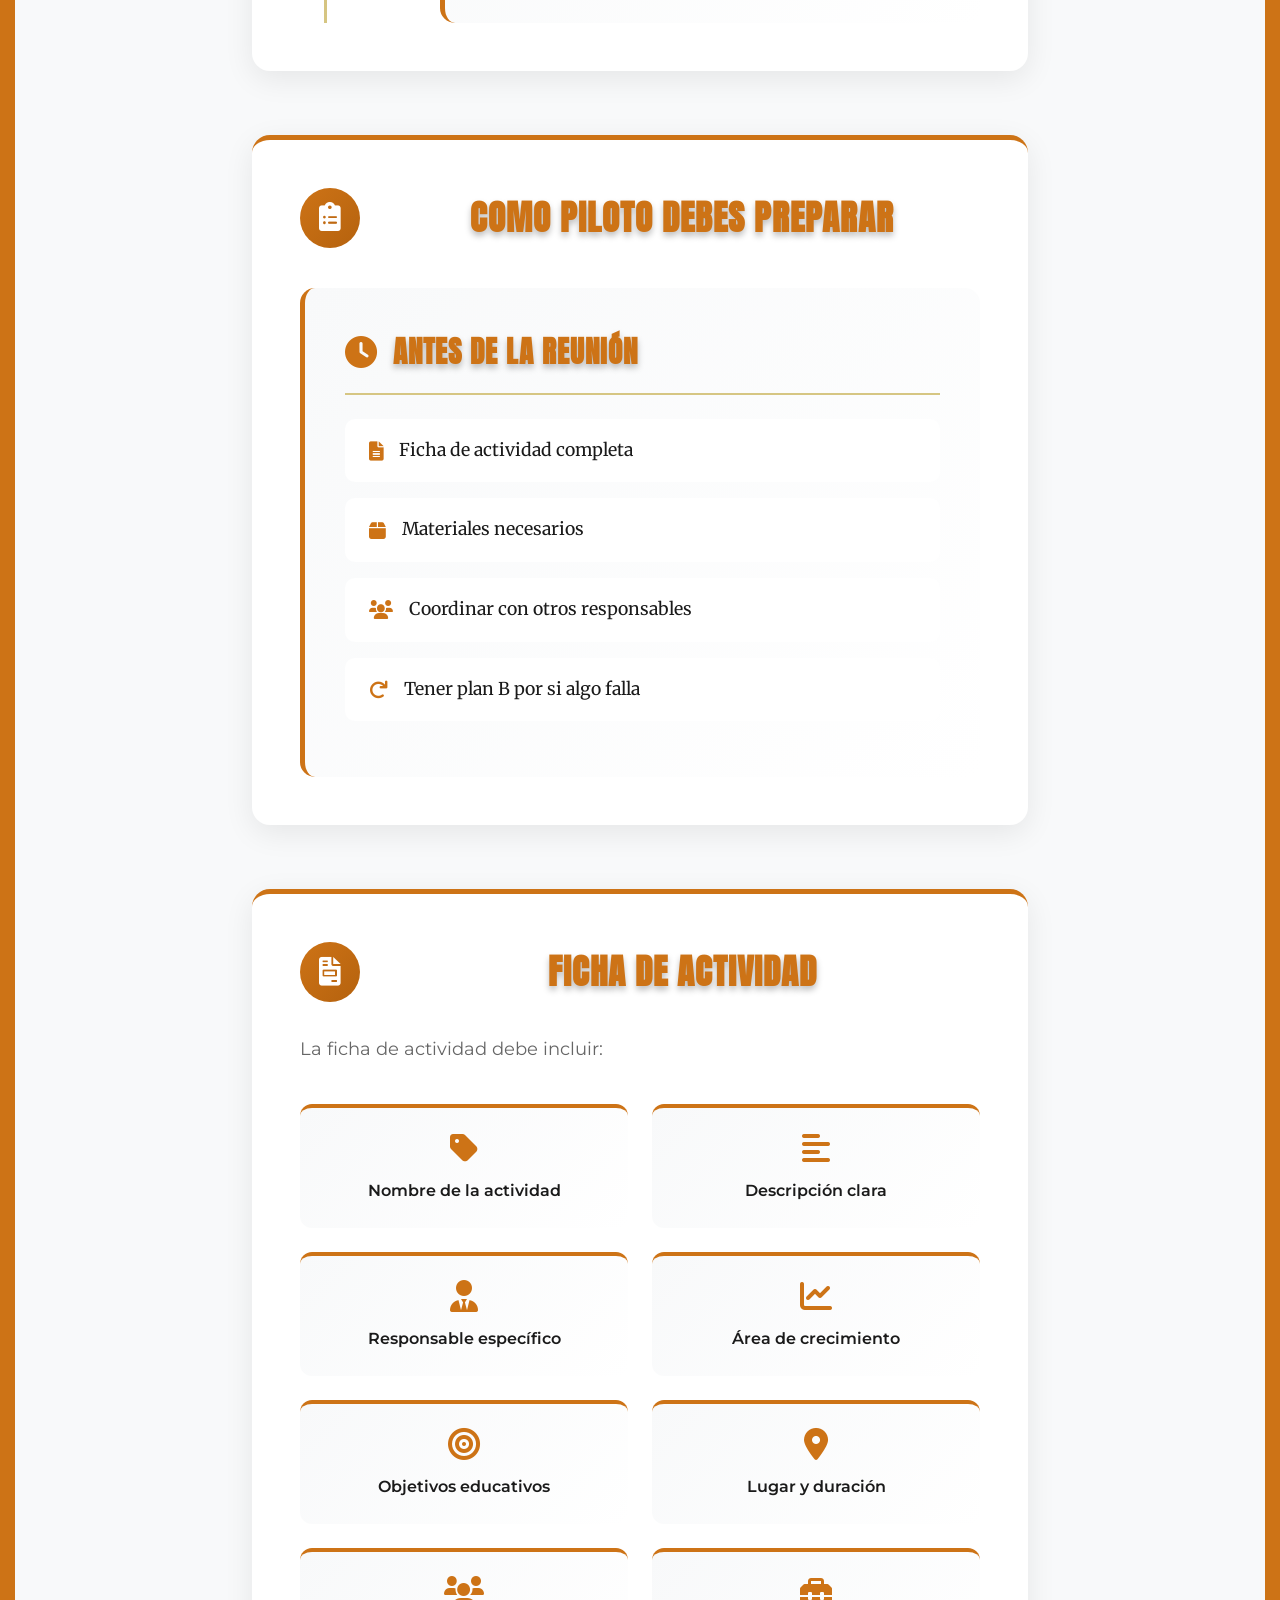
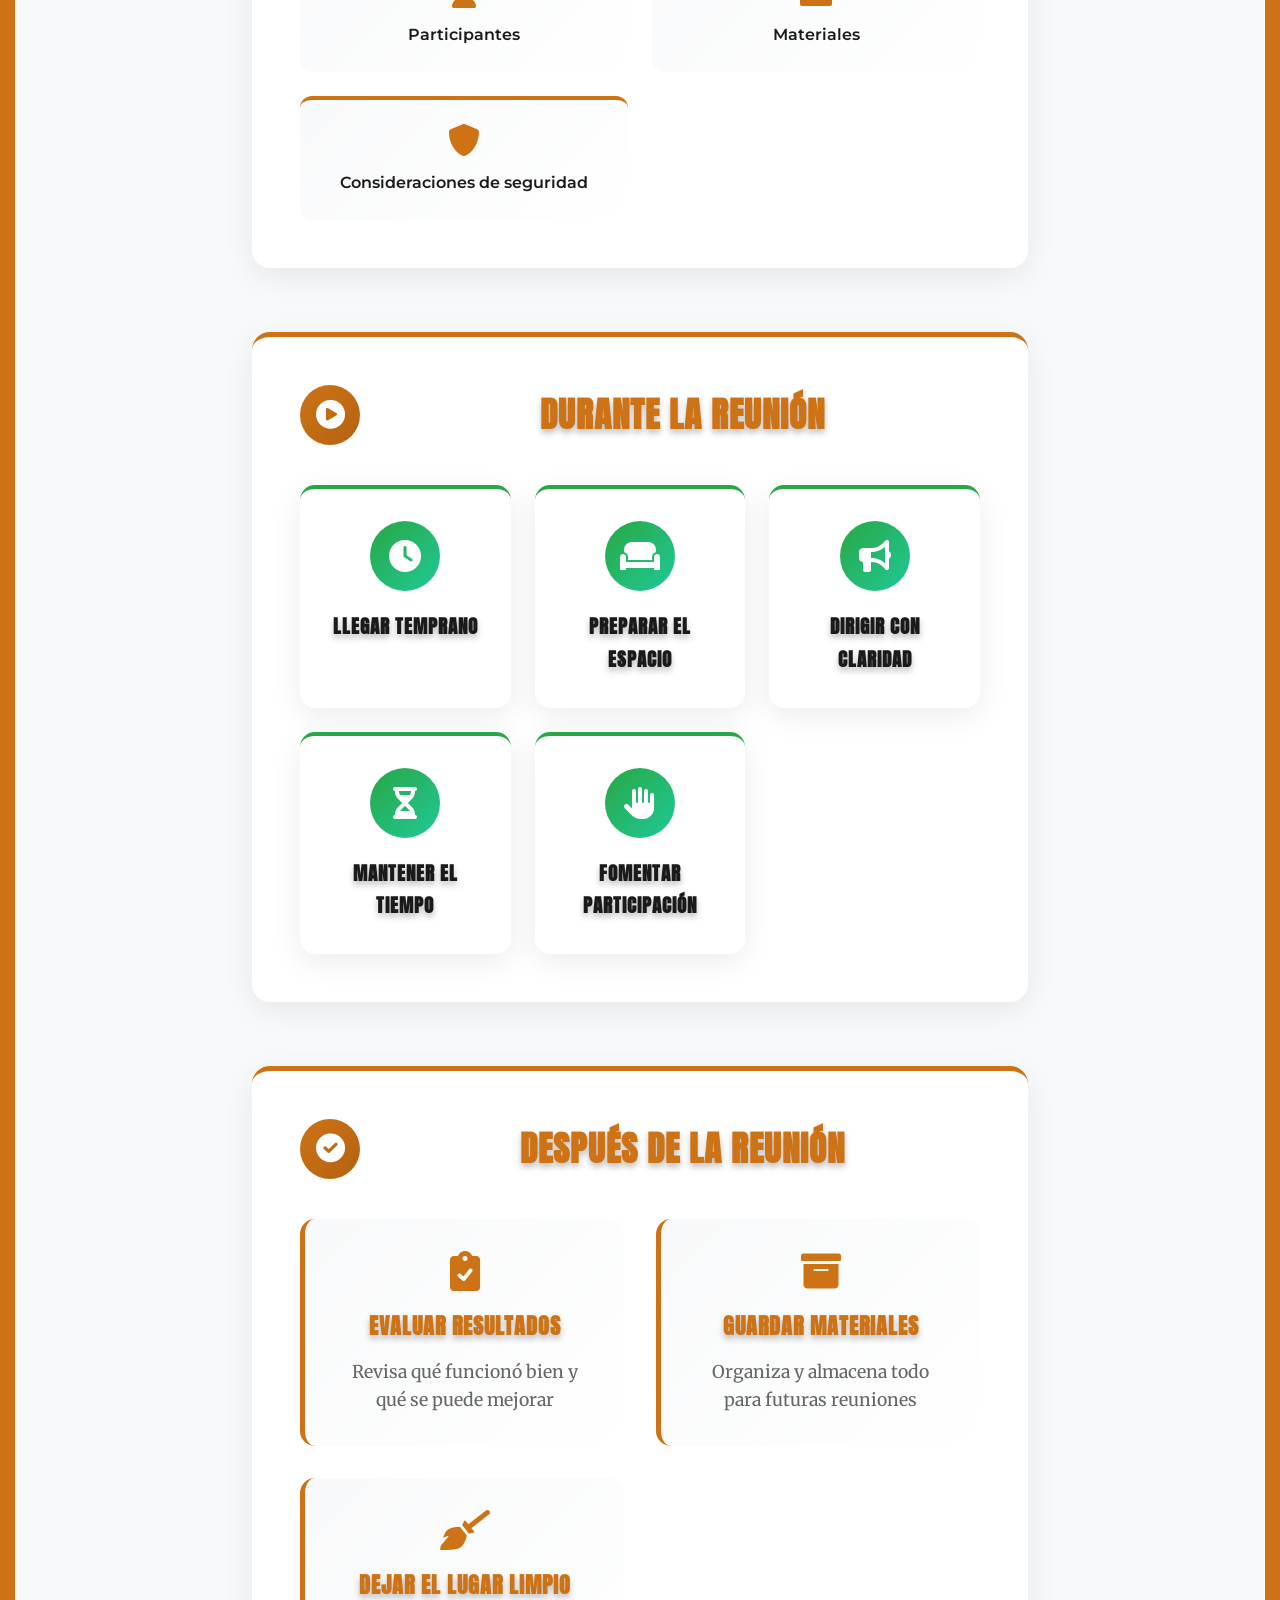
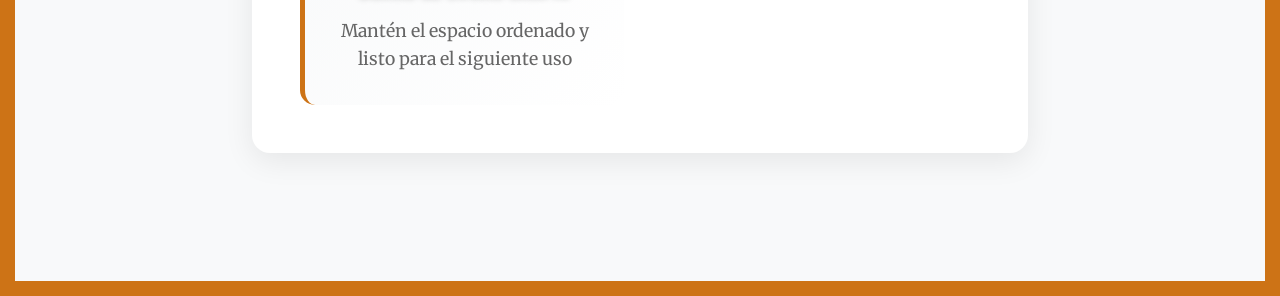
<file: guia_piloto.html>
<!DOCTYPE html>
<html lang="es">
<head>
    <meta charset="UTF-8">
    <meta name="viewport" content="width=device-width, initial-scale=1.0">
    <title>Guía Piloto - Clan Maya</title>
    
    <!-- Fonts -->
    <link rel="preconnect" href="https://fonts.googleapis.com">
    <link rel="preconnect" href="https://fonts.gstatic.com" crossorigin>
    <link href="https://fonts.googleapis.com/css2?family=Anton&family=Merriweather:wght@300;400;700&family=Montserrat:wght@400;600;700&display=swap" rel="stylesheet">
    
    <!-- Font Awesome for icons -->
    <link rel="stylesheet" href="https://cdnjs.cloudflare.com/ajax/libs/font-awesome/6.0.0/css/all.min.css">
    
    <!-- Stylesheets -->
    <link rel="stylesheet" href="css/greca.css">
    <link rel="stylesheet" href="css/nav.css">
    <link rel="stylesheet" href="css/guia_piloto.css">
</head>
<body>
    <nav class="navbar">
        <div class="logo-area"> 
            <img src="img/logo_clan-maya_rgb-trasparente.png" alt="Clan Maya">
            <span class="brand-name">Clan Maya</span>
        </div>
        <ul class="nav-links">
            <li><a href="index.html" class="nav-link">Inicio</a></li>
            <li><a href="etapas.html" class="nav-link">Primer Paso</a></li>
            <li><a href="checklist.html" class="nav-link">Inicialización</a></li>
            <li><a href="proyectos.html" class="nav-link">Proyectos</a></li>
        </ul>
        <a href="login.html" class="btn-login">Ingresar</a>
    </nav>

    <!-- Hero Section -->
    <section class="piloto-hero">
        <div class="hero-content-piloto">
            <h1 class="hero-title-piloto" id="hero-h1">
                <i class="fas fa-map-marked-alt"></i>
                Cómo ser Piloto de una Reunión
            </h1>
            <p class="hero-subtitle-piloto">Guía completa para liderar reuniones ordinarias del Clan</p>
        </div>
    </section>

    <!-- Main Content -->
    <main class="piloto-container">
        
        <!-- Section 1: Estructura Básica -->
        <section class="info-section">
            <div class="section-header">
                <div class="section-icon">
                    <i class="fas fa-sitemap"></i>
                </div>
                <h2>Estructura Básica de una Reunión</h2>
            </div>
            
            <div class="structure-timeline">
                <div class="timeline-phase">
                    <div class="phase-number">1</div>
                    <div class="phase-content">
                        <h3>Apertura General de Grupo <span class="phase-duration">(15 min)</span></h3>
                        <ul class="phase-list">
                            <li><i class="fas fa-check-circle"></i> Formación</li>
                            <li><i class="fas fa-check-circle"></i> Honores a la bandera</li>
                            <li><i class="fas fa-check-circle"></i> Oración o reflexión</li>
                            <li><i class="fas fa-check-circle"></i> Anuncios generales</li>
                        </ul>
                    </div>
                </div>
                
                <div class="timeline-phase">
                    <div class="phase-number">2</div>
                    <div class="phase-content">
                        <h3>Actividades del Clan <span class="phase-duration">(1-2 horas)</span></h3>
                        <ul class="phase-list">
                            <li><i class="fas fa-check-circle"></i> Actividad principal</li>
                            <li><i class="fas fa-check-circle"></i> Trabajo en proyectos</li>
                            <li><i class="fas fa-check-circle"></i> Ensayos o preparativos</li>
                            <li><i class="fas fa-check-circle"></i> Juegos o dinámicas</li>
                        </ul>
                    </div>
                </div>
                
                <div class="timeline-phase">
                    <div class="phase-number">3</div>
                    <div class="phase-content">
                        <h3>Cierre de Reunión por Rama <span class="phase-duration">(10 min)</span></h3>
                        <ul class="phase-list">
                            <li><i class="fas fa-check-circle"></i> Evaluación de la reunión</li>
                            <li><i class="fas fa-check-circle"></i> Anuncios del Clan</li>
                            <li><i class="fas fa-check-circle"></i> Cierre Scout</li>
                        </ul>
                    </div>
                </div>
            </div>
        </section>

        <!-- Section 2: Antes de la Reunión -->
        <section class="info-section">
            <div class="section-header">
                <div class="section-icon">
                    <i class="fas fa-clipboard-list"></i>
                </div>
                <h2>Como Piloto Debes Preparar</h2>
            </div>
            
            <div class="preparation-section">
                <div class="preparation-card">
                    <div class="preparation-header">
                        <i class="fas fa-clock"></i>
                        <h3>Antes de la Reunión</h3>
                    </div>
                    <ul class="preparation-list">
                        <li><i class="fas fa-file-alt"></i> Ficha de actividad completa</li>
                        <li><i class="fas fa-box"></i> Materiales necesarios</li>
                        <li><i class="fas fa-users"></i> Coordinar con otros responsables</li>
                        <li><i class="fas fa-redo"></i> Tener plan B por si algo falla</li>
                    </ul>
                </div>
            </div>
        </section>

        <!-- Section 3: Ficha de Actividad -->
        <section class="info-section">
            <div class="section-header">
                <div class="section-icon">
                    <i class="fas fa-file-invoice"></i>
                </div>
                <h2>Ficha de Actividad</h2>
                <p class="section-subtitle">La ficha de actividad debe incluir:</p>
            </div>
            
            <div class="ficha-grid">
                <div class="ficha-item">
                    <i class="fas fa-tag"></i>
                    <h4>Nombre de la actividad</h4>
                </div>
                <div class="ficha-item">
                    <i class="fas fa-align-left"></i>
                    <h4>Descripción clara</h4>
                </div>
                <div class="ficha-item">
                    <i class="fas fa-user-tie"></i>
                    <h4>Responsable específico</h4>
                </div>
                <div class="ficha-item">
                    <i class="fas fa-chart-line"></i>
                    <h4>Área de crecimiento</h4>
                </div>
                <div class="ficha-item">
                    <i class="fas fa-bullseye"></i>
                    <h4>Objetivos educativos</h4>
                </div>
                <div class="ficha-item">
                    <i class="fas fa-map-marker-alt"></i>
                    <h4>Lugar y duración</h4>
                </div>
                <div class="ficha-item">
                    <i class="fas fa-users"></i>
                    <h4>Participantes</h4>
                </div>
                <div class="ficha-item">
                    <i class="fas fa-toolbox"></i>
                    <h4>Materiales</h4>
                </div>
                <div class="ficha-item">
                    <i class="fas fa-shield-alt"></i>
                    <h4>Consideraciones de seguridad</h4>
                </div>
            </div>
        </section>

        <!-- Section 4: Durante la Reunión -->
        <section class="info-section">
            <div class="section-header">
                <div class="section-icon">
                    <i class="fas fa-play-circle"></i>
                </div>
                <h2>Durante la Reunión</h2>
            </div>
            
            <div class="action-grid">
                <div class="action-card">
                    <div class="action-icon">
                        <i class="fas fa-clock"></i>
                    </div>
                    <h3>Llegar temprano</h3>
                </div>
                <div class="action-card">
                    <div class="action-icon">
                        <i class="fas fa-couch"></i>
                    </div>
                    <h3>Preparar el espacio</h3>
                </div>
                <div class="action-card">
                    <div class="action-icon">
                        <i class="fas fa-bullhorn"></i>
                    </div>
                    <h3>Dirigir con claridad</h3>
                </div>
                <div class="action-card">
                    <div class="action-icon">
                        <i class="fas fa-hourglass-half"></i>
                    </div>
                    <h3>Mantener el tiempo</h3>
                </div>
                <div class="action-card">
                    <div class="action-icon">
                        <i class="fas fa-hand-paper"></i>
                    </div>
                    <h3>Fomentar participación</h3>
                </div>
            </div>
        </section>

        <!-- Section 5: Después de la Reunión -->
        <section class="info-section">
            <div class="section-header">
                <div class="section-icon">
                    <i class="fas fa-check-circle"></i>
                </div>
                <h2>Después de la Reunión</h2>
            </div>
            
            <div class="post-meeting-grid">
                <div class="post-meeting-card">
                    <i class="fas fa-clipboard-check"></i>
                    <h3>Evaluar resultados</h3>
                    <p>Revisa qué funcionó bien y qué se puede mejorar</p>
                </div>
                <div class="post-meeting-card">
                    <i class="fas fa-archive"></i>
                    <h3>Guardar materiales</h3>
                    <p>Organiza y almacena todo para futuras reuniones</p>
                </div>
                <div class="post-meeting-card">
                    <i class="fas fa-broom"></i>
                    <h3>Dejar el lugar limpio</h3>
                    <p>Mantén el espacio ordenado y listo para el siguiente uso</p>
                </div>
            </div>
        </section>

    </main>

    <script src="js/guia_piloto.js"></script>
</body>
</html>
</file>
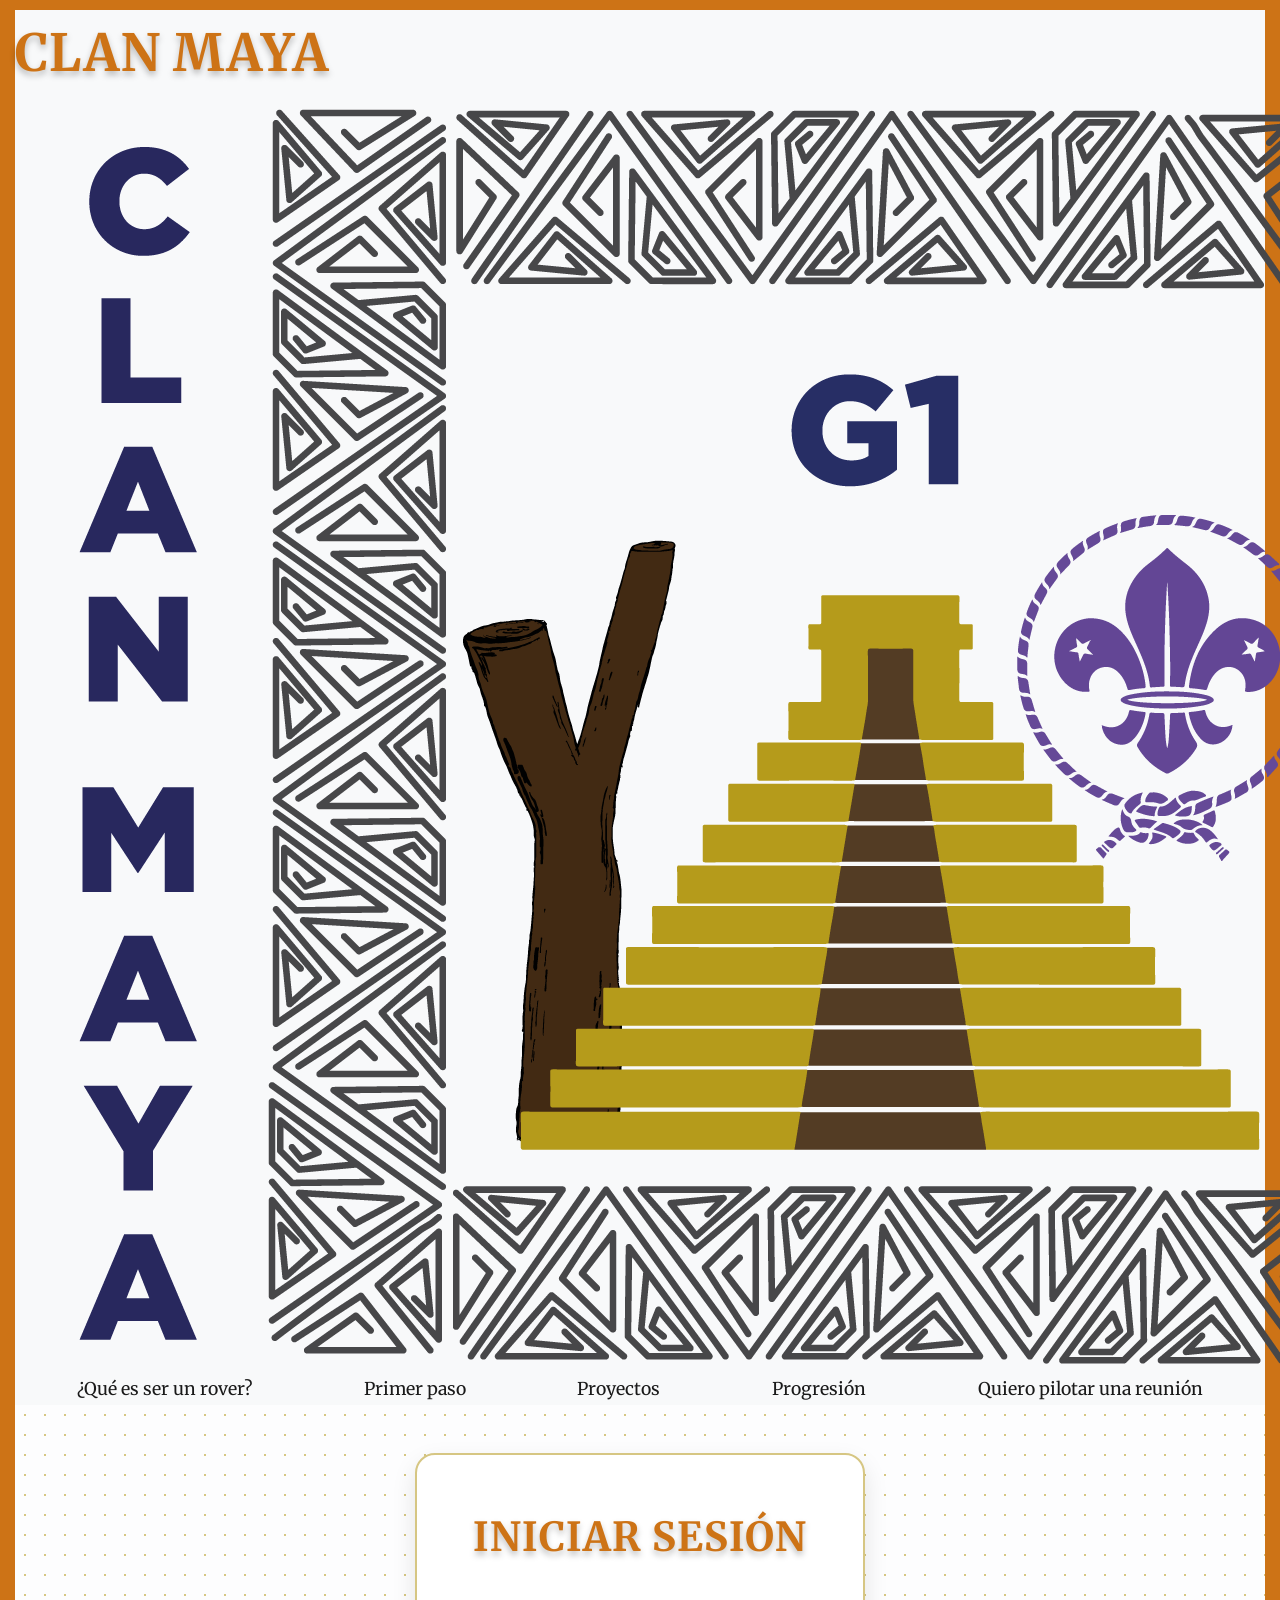
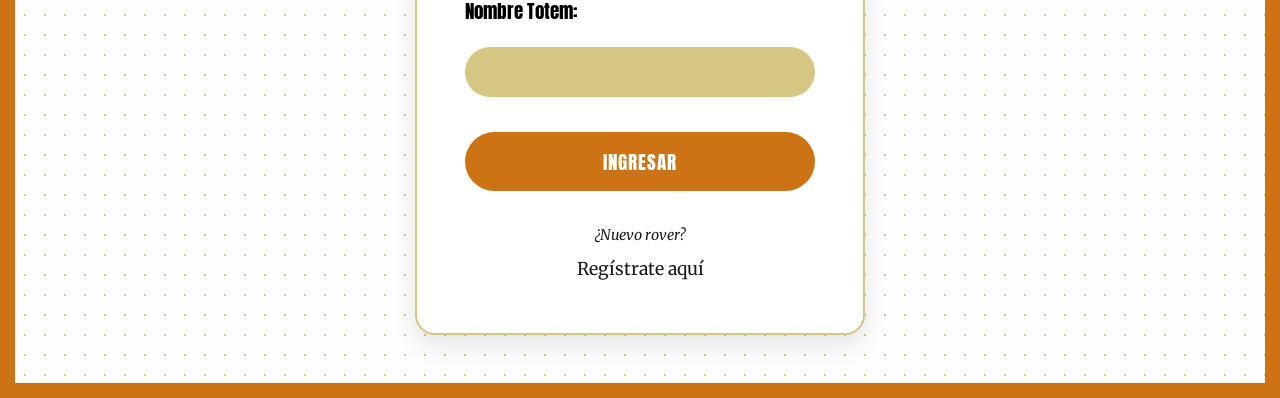
<file: login.html>
<!DOCTYPE html>
<html lang="en">

<head>
    <meta charset="UTF-8">
    <meta name="viewport" content="width=device-width, initial-scale=1.0">
    <title>Login - Clan Maya</title>
    <link rel="preconnect" href="https://fonts.googleapis.com">
    <link rel="preconnect" href="https://fonts.gstatic.com" crossorigin>
    <link href="https://fonts.googleapis.com/css2?family=Anton&family=Merriweather:wght@300;400;700;900&display=swap"
        rel="stylesheet">

    <link rel="stylesheet" href="css/greca.css">
    <link rel="stylesheet" href="css/nav.css">
    <link rel="stylesheet" href="css/login.css">
</head>

<body>
    <div>
        <nav>
            <div class="nav-container">
                <div class="name-site">
                    <h1>Clan Maya</h1>
                </div>
                <div class="logo-site">
                    <img src="img/logo_clan-maya_rgb-trasparente.png" alt="Clan Maya Logo">
                </div>
                <div class="nav-links">
                    <a href="index.html">¿Qué es ser un rover?</a>
                    <a href="checklist.html">Primer paso</a>
                    <a href="proyectos.html">Proyectos</a>
                    <a href="etapas.html">Progresión</a>
                    <a href="guia_piloto.html">Quiero pilotar una reunión</a>
                </div>
            </div>
        </nav>
    </div>

    <div class="login-wrapper">
        <div class="login-container">
            <h2>Iniciar Sesión</h2>
            <form action="/submit_login" method="post">
                <label for="username">Nombre Totem:</label>
                <input type="text" id="username" name="username" required>

                <button type="submit">Ingresar</button>
            </form>
            <div class="login-footer">
                <small>¿Nuevo rover?</small>
                <a href="register.html">Regístrate aquí</a>
            </div>
        </div>
    </div>
</body>

</html>
</file>
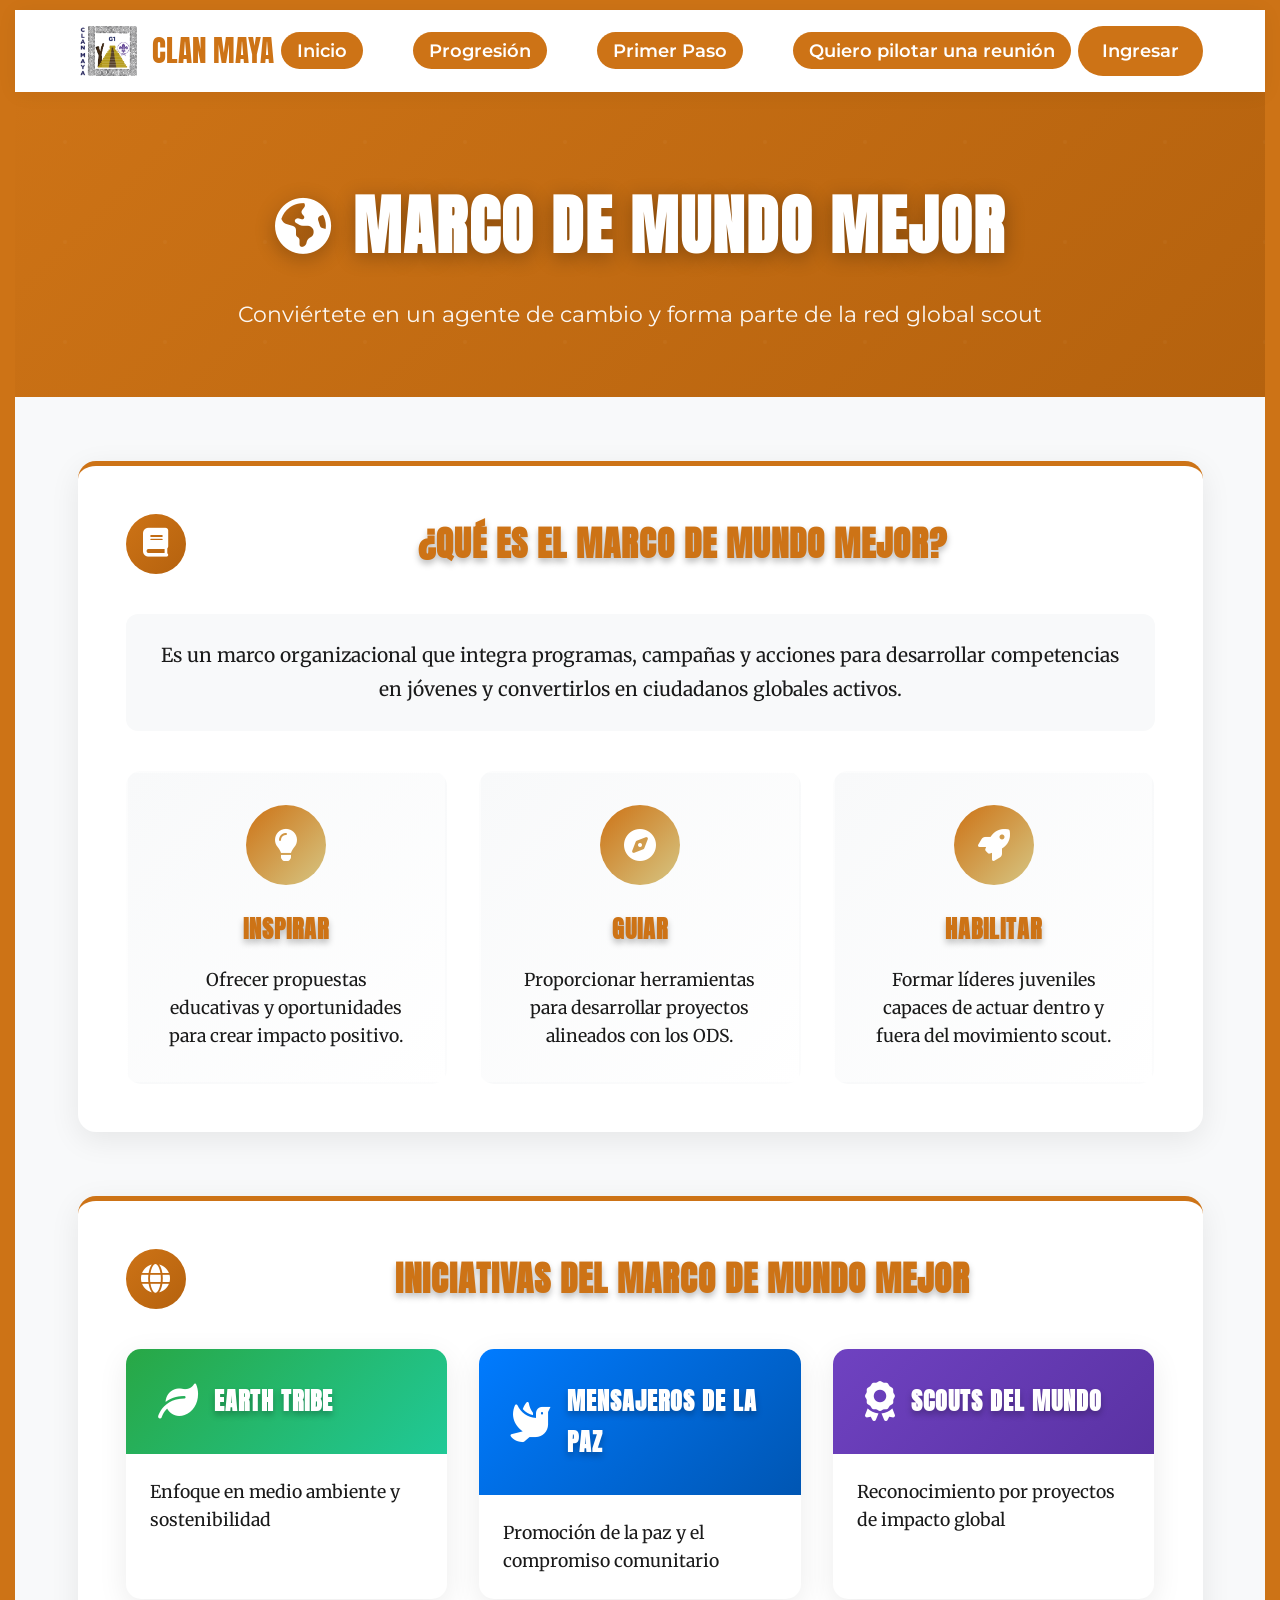
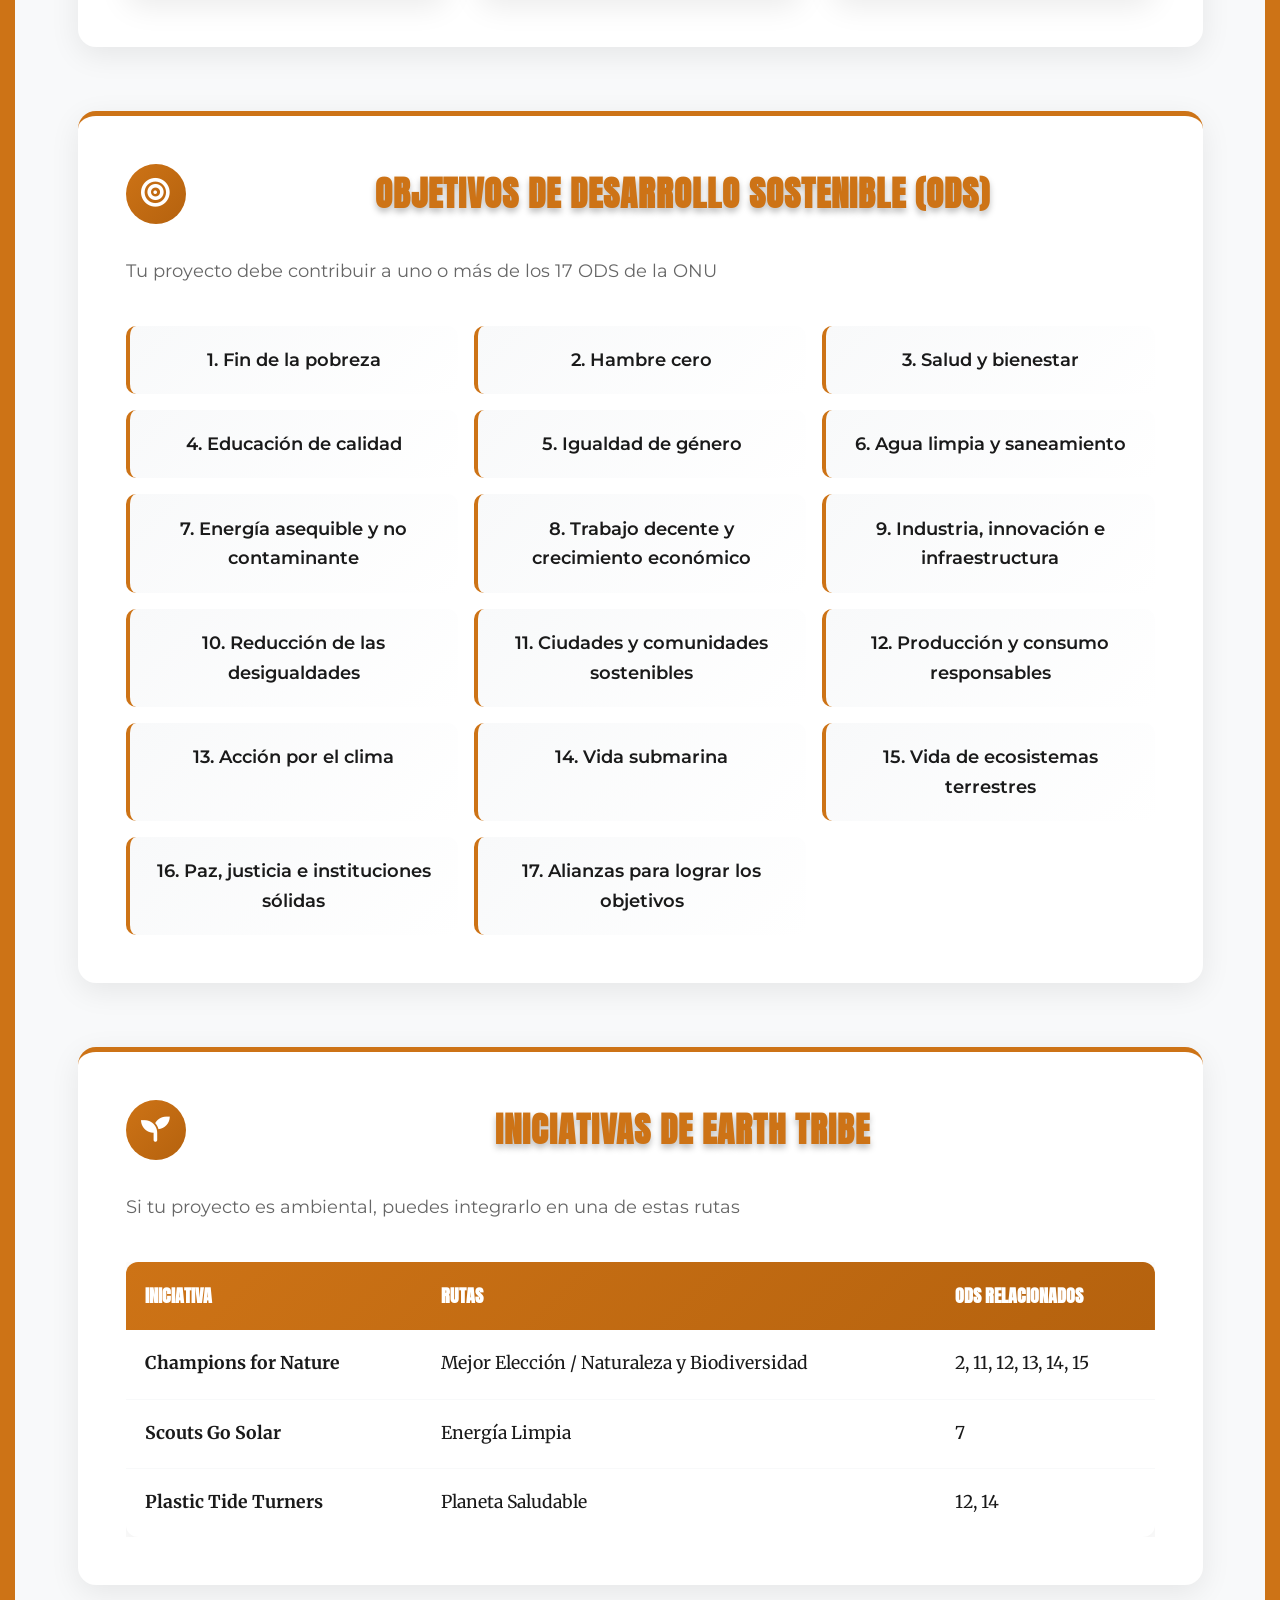
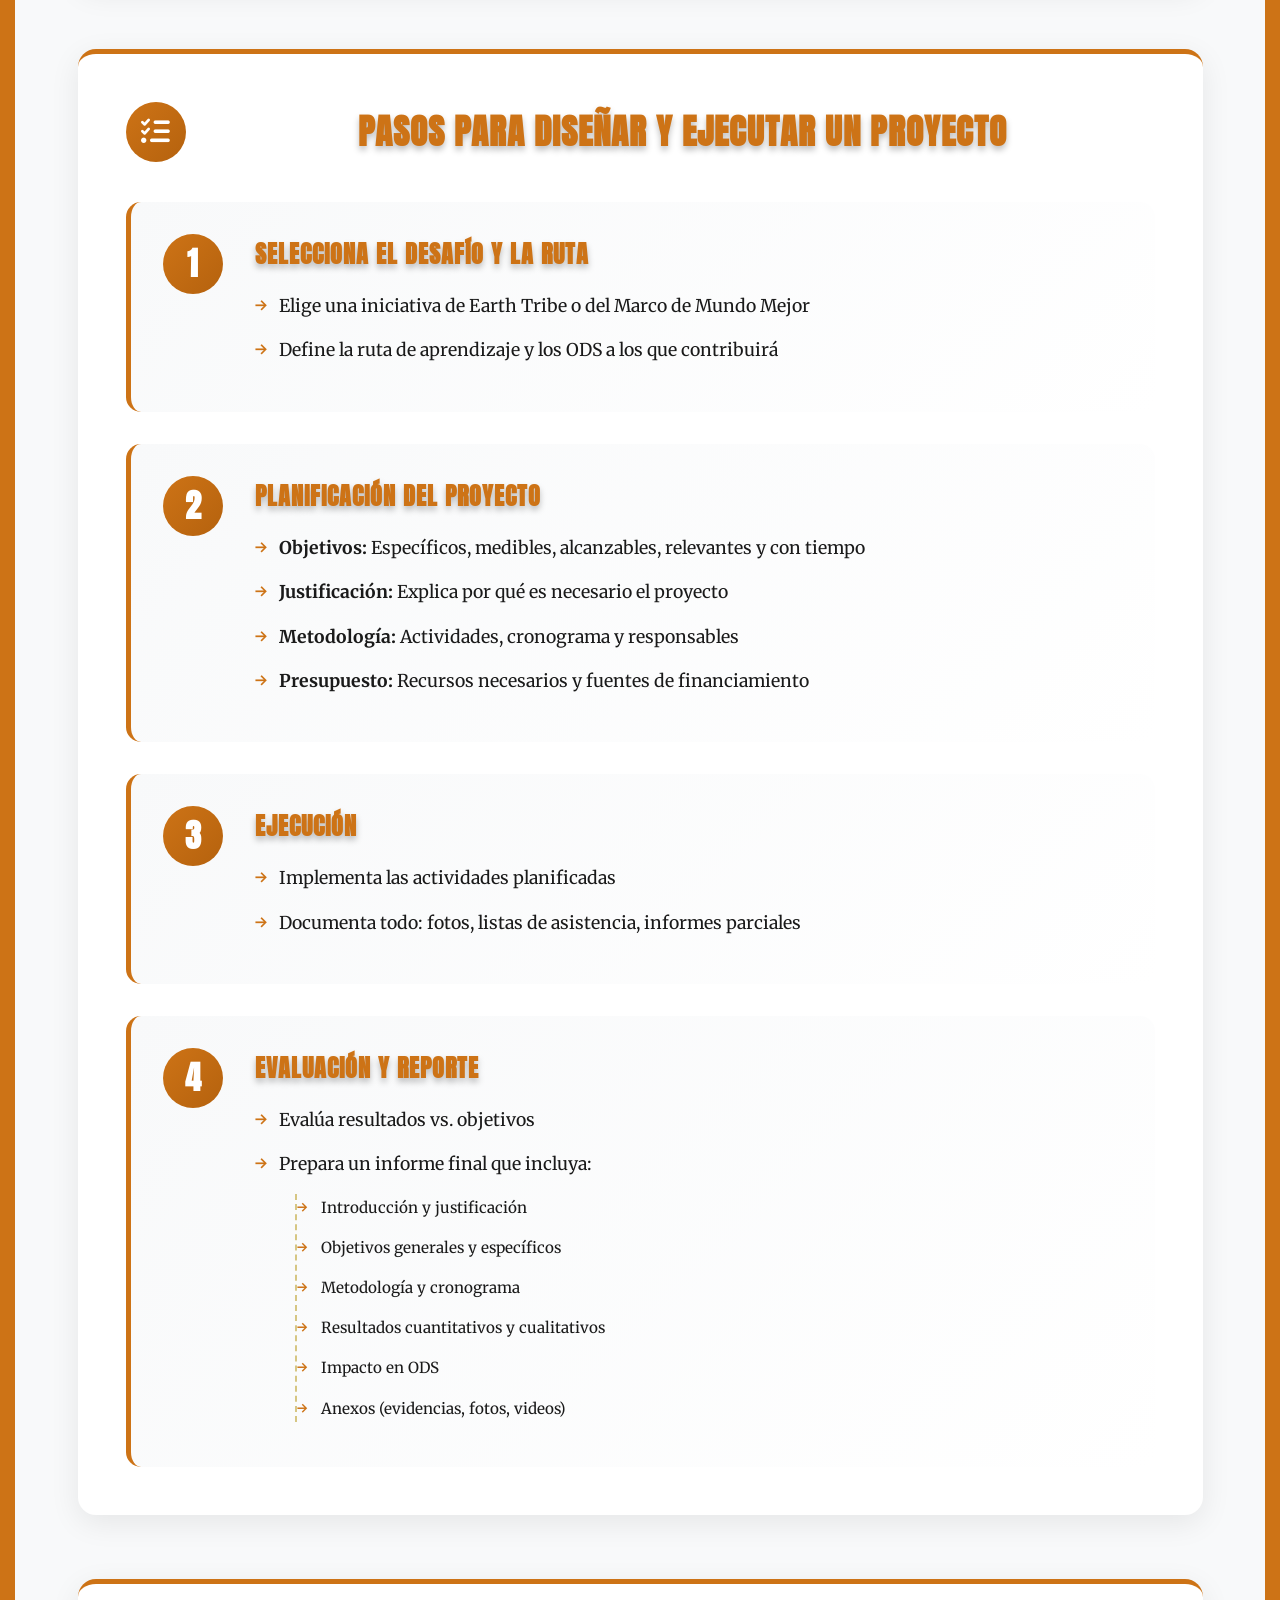
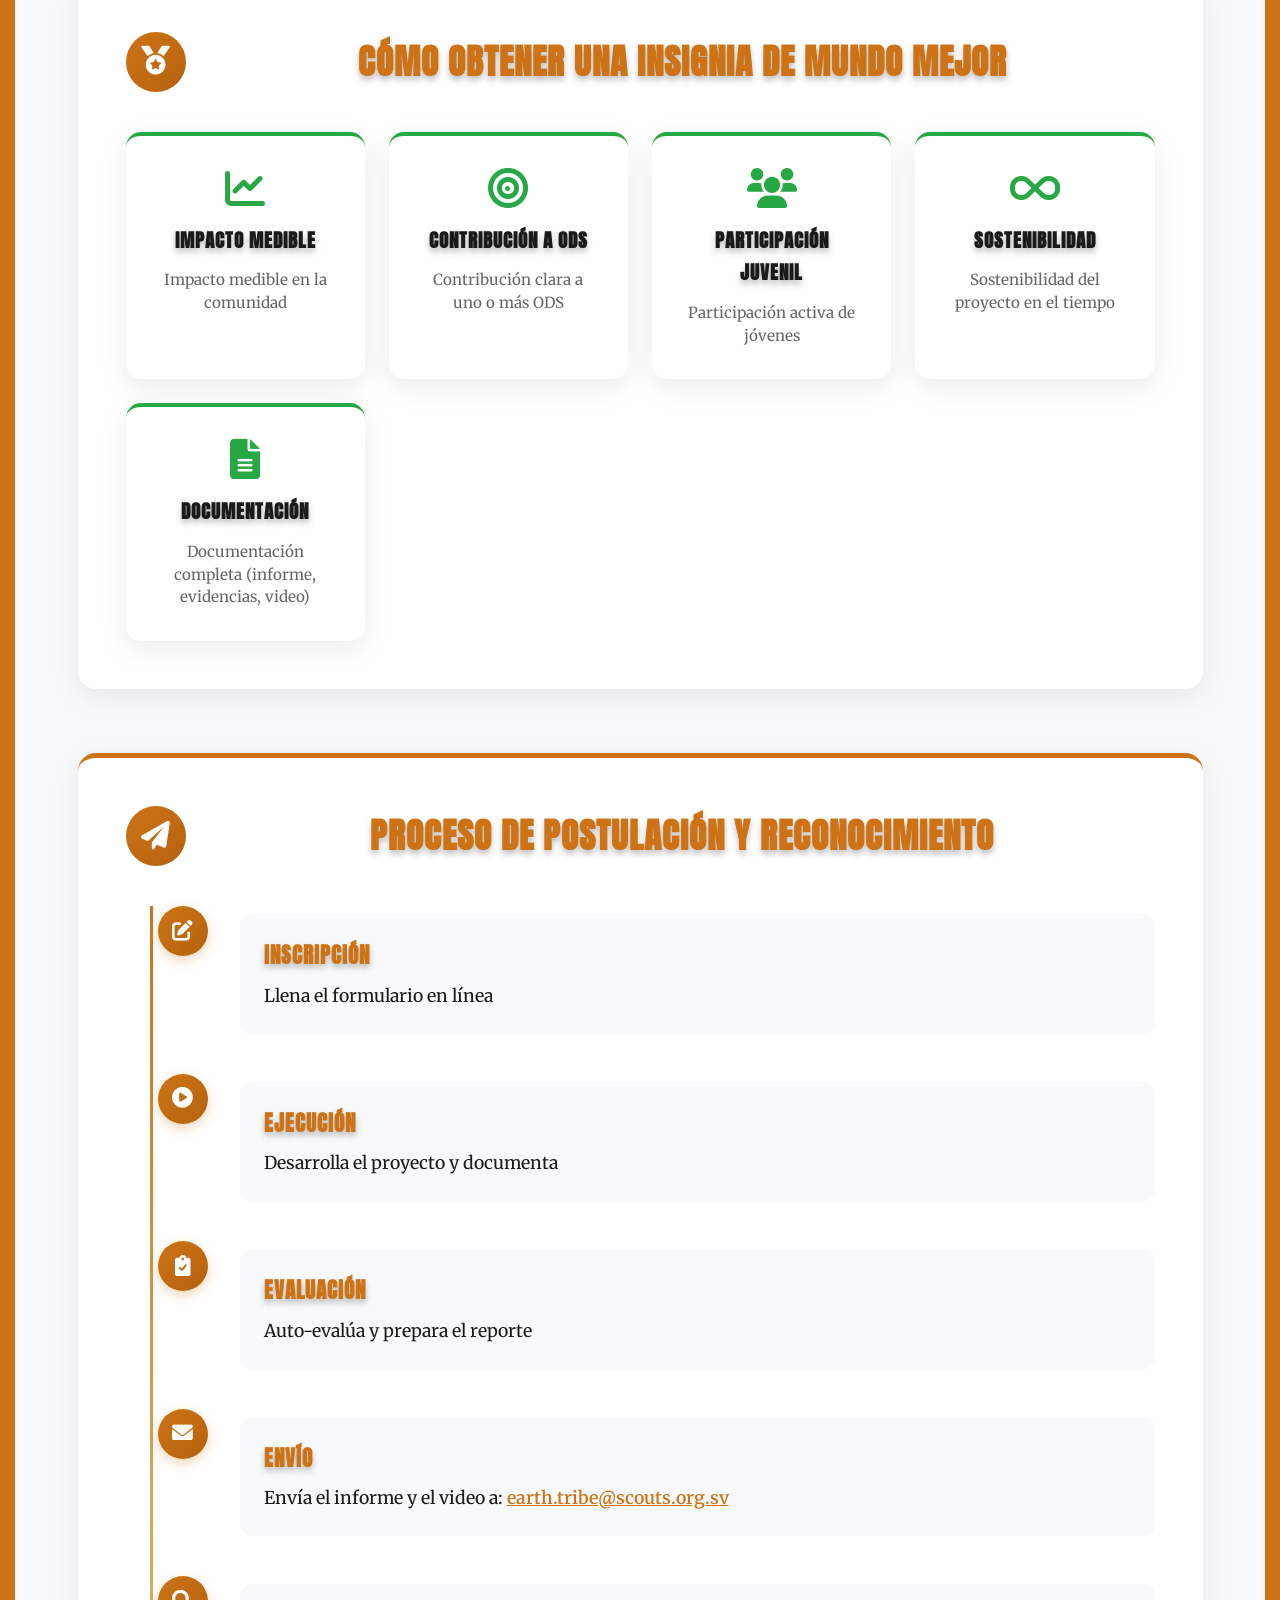
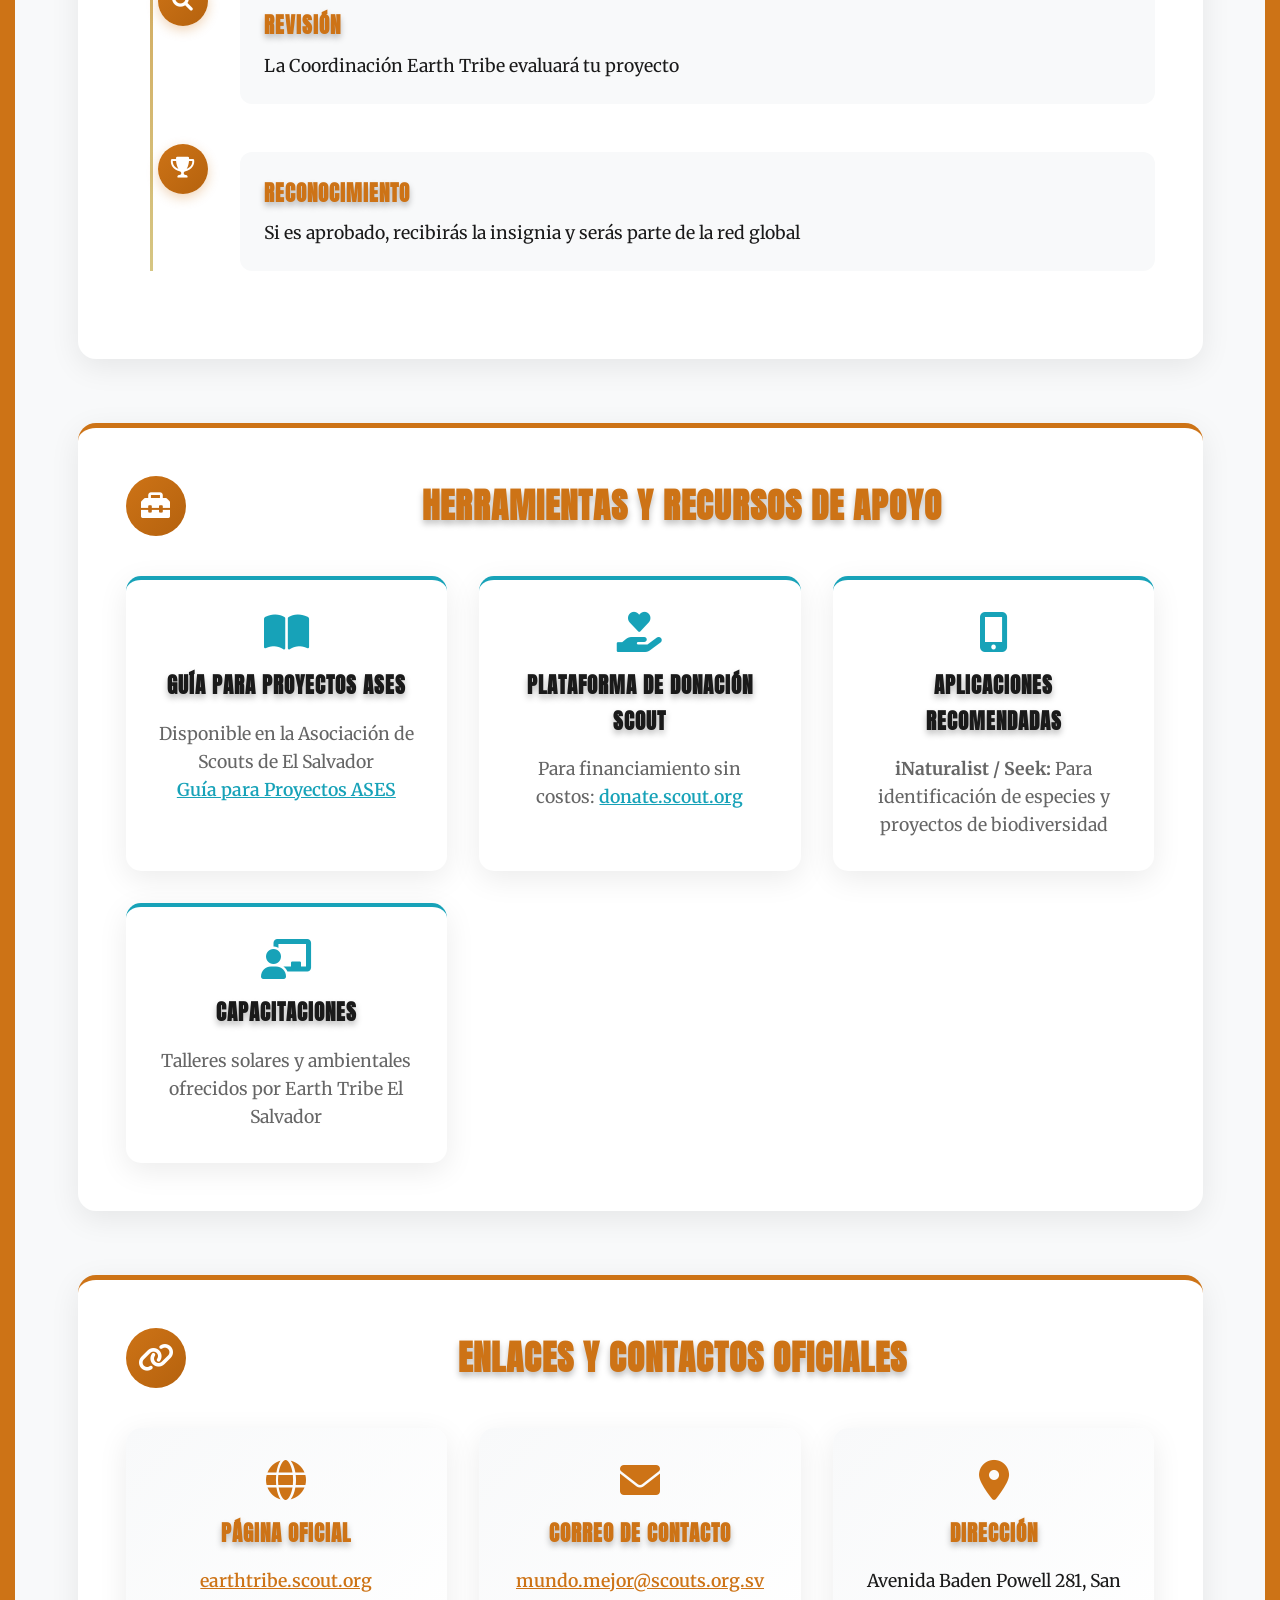
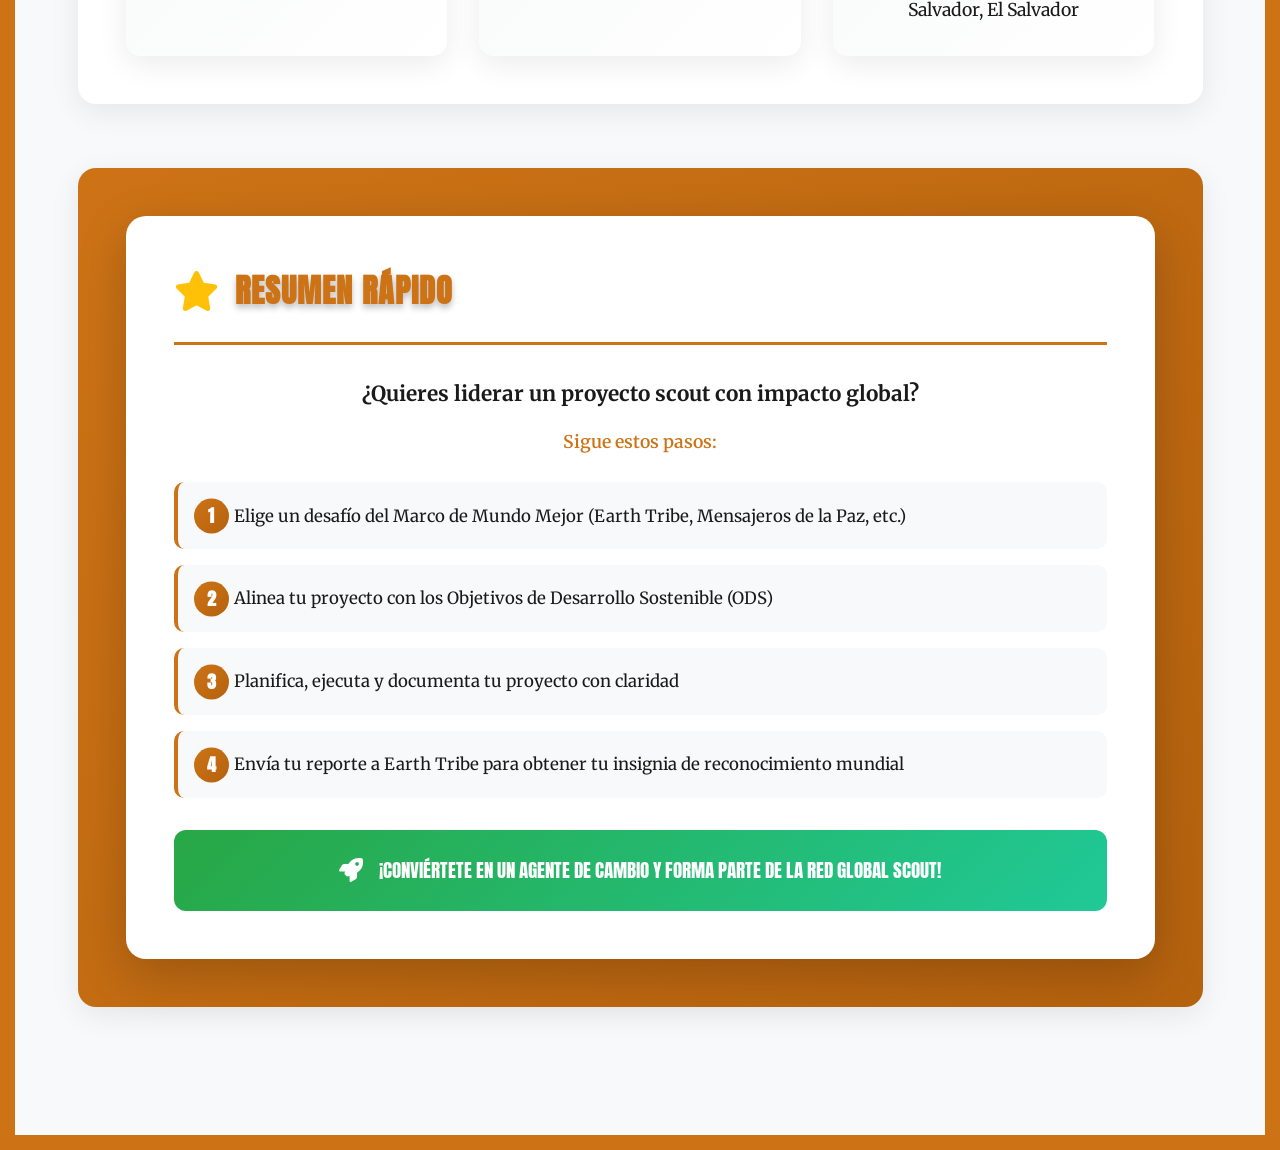
<file: proyectos.html>
<!DOCTYPE html>
<html lang="es">

<head>
    <meta charset="UTF-8">
    <meta name="viewport" content="width=device-width, initial-scale=1.0">
    <title>Marco de Mundo Mejor - Proyectos | Clan Maya</title>

    <!-- Fonts -->
    <link rel="preconnect" href="https://fonts.googleapis.com">
    <link rel="preconnect" href="https://fonts.gstatic.com" crossorigin>
    <link
        href="https://fonts.googleapis.com/css2?family=Anton&family=Merriweather:wght@300;400;700&family=Montserrat:wght@400;600;700&display=swap"
        rel="stylesheet">

    <!-- Font Awesome for icons -->
    <link rel="stylesheet" href="https://cdnjs.cloudflare.com/ajax/libs/font-awesome/6.0.0/css/all.min.css">

    <!-- Stylesheets -->
    <link rel="stylesheet" href="css/greca.css">
    <link rel="stylesheet" href="css/nav.css">
    <link rel="stylesheet" href="css/proyectos.css">
</head>

<body>
    <nav class="navbar">
        <div class="logo-area">
            <img src="img/logo_clan-maya_rgb-trasparente.png" alt="Clan Maya">
            <span class="brand-name">Clan Maya</span>
        </div>
        <ul class="nav-links">
            <li><a href="index.html" class="nav-link">Inicio</a></li>
            <li><a href="etapas.html" class="nav-link">Progresión</a></li>
            <li><a href="checklist.html" class="nav-link">Primer Paso</a></li>
            <li><a href="guia_piloto.html" class="nav-link">Quiero pilotar una reunión</a></li>
        </ul>
        <a href="login.html" class="btn-login">Ingresar</a>
    </nav>

    <!-- Hero Section -->
    <section class="proyectos-hero">
        <div class="hero-content-proyectos">
            <h1 class="hero-title-proyectos" id="hero-h1">
                <i class="fas fa-globe-americas"></i>
                Marco de Mundo Mejor
            </h1>
            <p class="hero-subtitle-proyectos">Conviértete en un agente de cambio y forma parte de la red global scout
            </p>
        </div>
    </section>

    <!-- Main Content -->
    <main class="proyectos-container">

        <!-- Section 1: ¿Qué es el Marco de Mundo Mejor? -->
        <section class="info-section">
            <div class="section-header">
                <div class="section-icon">
                    <i class="fas fa-book"></i>
                </div>
                <h2>¿Qué es el Marco de Mundo Mejor?</h2>
            </div>
            <div class="section-content">
                <p class="intro-text">Es un marco organizacional que integra programas, campañas y acciones para
                    desarrollar competencias en jóvenes y convertirlos en ciudadanos globales activos.</p>

                <div class="principles-grid">
                    <div class="principle-card">
                        <div class="principle-icon">
                            <i class="fas fa-lightbulb"></i>
                        </div>
                        <h3>Inspirar</h3>
                        <p>Ofrecer propuestas educativas y oportunidades para crear impacto positivo.</p>
                    </div>

                    <div class="principle-card">
                        <div class="principle-icon">
                            <i class="fas fa-compass"></i>
                        </div>
                        <h3>Guiar</h3>
                        <p>Proporcionar herramientas para desarrollar proyectos alineados con los ODS.</p>
                    </div>

                    <div class="principle-card">
                        <div class="principle-icon">
                            <i class="fas fa-rocket"></i>
                        </div>
                        <h3>Habilitar</h3>
                        <p>Formar líderes juveniles capaces de actuar dentro y fuera del movimiento scout.</p>
                    </div>
                </div>
            </div>
        </section>

        <!-- Section 2: Iniciativas -->
        <section class="info-section">
            <div class="section-header">
                <div class="section-icon">
                    <i class="fas fa-globe"></i>
                </div>
                <h2>Iniciativas del Marco de Mundo Mejor</h2>
            </div>
            <div class="initiatives-grid">
                <div class="initiative-card">
                    <div class="initiative-header earth" id="initiative-earth-h3">
                        <i class="fas fa-leaf"></i>
                        <h3 id="initiative-earth-h3">Earth Tribe</h3>
                    </div>
                    <p>Enfoque en medio ambiente y sostenibilidad</p>
                </div>

                <div class="initiative-card">
                    <div class="initiative-header peace" id="initiative-peace-h3">
                        <i class="fas fa-dove"></i>
                        <h3 id="initiative-peace-h3">Mensajeros de la Paz</h3>
                    </div>
                    <p>Promoción de la paz y el compromiso comunitario</p>
                </div>

                <div class="initiative-card">
                    <div class="initiative-header world" id="initiative-world-h3">
                        <i class="fas fa-award"></i>
                        <h3 id="initiative-world-h3">Scouts del Mundo</h3>
                    </div>
                    <p>Reconocimiento por proyectos de impacto global</p>
                </div>
            </div>
        </section>

        <!-- Section 3: ODS -->
        <section class="info-section">
            <div class="section-header">
                <div class="section-icon">
                    <i class="fas fa-bullseye"></i>
                </div>
                <h2>Objetivos de Desarrollo Sostenible (ODS)</h2>
                <p class="section-subtitle">Tu proyecto debe contribuir a uno o más de los 17 ODS de la ONU</p>
            </div>
            <div class="ods-grid">
                <div class="ods-item">1. Fin de la pobreza</div>
                <div class="ods-item">2. Hambre cero</div>
                <div class="ods-item">3. Salud y bienestar</div>
                <div class="ods-item">4. Educación de calidad</div>
                <div class="ods-item">5. Igualdad de género</div>
                <div class="ods-item">6. Agua limpia y saneamiento</div>
                <div class="ods-item">7. Energía asequible y no contaminante</div>
                <div class="ods-item">8. Trabajo decente y crecimiento económico</div>
                <div class="ods-item">9. Industria, innovación e infraestructura</div>
                <div class="ods-item">10. Reducción de las desigualdades</div>
                <div class="ods-item">11. Ciudades y comunidades sostenibles</div>
                <div class="ods-item">12. Producción y consumo responsables</div>
                <div class="ods-item">13. Acción por el clima</div>
                <div class="ods-item">14. Vida submarina</div>
                <div class="ods-item">15. Vida de ecosistemas terrestres</div>
                <div class="ods-item">16. Paz, justicia e instituciones sólidas</div>
                <div class="ods-item">17. Alianzas para lograr los objetivos</div>
            </div>
        </section>

        <!-- Section 4: Iniciativas Earth Tribe -->
        <section class="info-section">
            <div class="section-header">
                <div class="section-icon">
                    <i class="fas fa-seedling"></i>
                </div>
                <h2>Iniciativas de Earth Tribe</h2>
                <p class="section-subtitle">Si tu proyecto es ambiental, puedes integrarlo en una de estas rutas</p>
            </div>
            <div class="table-container">
                <table class="earth-tribe-table">
                    <thead>
                        <tr>
                            <th>Iniciativa</th>
                            <th>Rutas</th>
                            <th>ODS Relacionados</th>
                        </tr>
                    </thead>
                    <tbody>
                        <tr>
                            <td><strong>Champions for Nature</strong></td>
                            <td>Mejor Elección / Naturaleza y Biodiversidad</td>
                            <td>2, 11, 12, 13, 14, 15</td>
                        </tr>
                        <tr>
                            <td><strong>Scouts Go Solar</strong></td>
                            <td>Energía Limpia</td>
                            <td>7</td>
                        </tr>
                        <tr>
                            <td><strong>Plastic Tide Turners</strong></td>
                            <td>Planeta Saludable</td>
                            <td>12, 14</td>
                        </tr>
                    </tbody>
                </table>
            </div>
        </section>

        <!-- Section 5: Pasos para Diseñar y Ejecutar -->
        <section class="info-section">
            <div class="section-header">
                <div class="section-icon">
                    <i class="fas fa-tasks"></i>
                </div>
                <h2>Pasos para Diseñar y Ejecutar un Proyecto</h2>
            </div>
            <div class="steps-container">
                <div class="step-card">
                    <div class="step-number">1</div>
                    <div class="step-content">
                        <h3>Selecciona el Desafío y la Ruta</h3>
                        <ul>
                            <li>Elige una iniciativa de Earth Tribe o del Marco de Mundo Mejor</li>
                            <li>Define la ruta de aprendizaje y los ODS a los que contribuirá</li>
                        </ul>
                    </div>
                </div>

                <div class="step-card">
                    <div class="step-number">2</div>
                    <div class="step-content">
                        <h3>Planificación del Proyecto</h3>
                        <ul>
                            <li><strong>Objetivos:</strong> Específicos, medibles, alcanzables, relevantes y con tiempo
                            </li>
                            <li><strong>Justificación:</strong> Explica por qué es necesario el proyecto</li>
                            <li><strong>Metodología:</strong> Actividades, cronograma y responsables</li>
                            <li><strong>Presupuesto:</strong> Recursos necesarios y fuentes de financiamiento</li>
                        </ul>
                    </div>
                </div>

                <div class="step-card">
                    <div class="step-number">3</div>
                    <div class="step-content">
                        <h3>Ejecución</h3>
                        <ul>
                            <li>Implementa las actividades planificadas</li>
                            <li>Documenta todo: fotos, listas de asistencia, informes parciales</li>
                        </ul>
                    </div>
                </div>

                <div class="step-card">
                    <div class="step-number">4</div>
                    <div class="step-content">
                        <h3>Evaluación y Reporte</h3>
                        <ul>
                            <li>Evalúa resultados vs. objetivos</li>
                            <li>Prepara un informe final que incluya:
                                <ul class="sub-list">
                                    <li>Introducción y justificación</li>
                                    <li>Objetivos generales y específicos</li>
                                    <li>Metodología y cronograma</li>
                                    <li>Resultados cuantitativos y cualitativos</li>
                                    <li>Impacto en ODS</li>
                                    <li>Anexos (evidencias, fotos, videos)</li>
                                </ul>
                            </li>
                        </ul>
                    </div>
                </div>
            </div>
        </section>

        <!-- Section 6: Cómo Obtener Insignia -->
        <section class="info-section">
            <div class="section-header">
                <div class="section-icon">
                    <i class="fas fa-medal"></i>
                </div>
                <h2>Cómo Obtener una Insignia de Mundo Mejor</h2>
            </div>
            <div class="criteria-grid">
                <div class="criterion-card">
                    <i class="fas fa-chart-line"></i>
                    <h3>Impacto Medible</h3>
                    <p>Impacto medible en la comunidad</p>
                </div>
                <div class="criterion-card">
                    <i class="fas fa-bullseye"></i>
                    <h3>Contribución a ODS</h3>
                    <p>Contribución clara a uno o más ODS</p>
                </div>
                <div class="criterion-card">
                    <i class="fas fa-users"></i>
                    <h3>Participación Juvenil</h3>
                    <p>Participación activa de jóvenes</p>
                </div>
                <div class="criterion-card">
                    <i class="fas fa-infinity"></i>
                    <h3>Sostenibilidad</h3>
                    <p>Sostenibilidad del proyecto en el tiempo</p>
                </div>
                <div class="criterion-card">
                    <i class="fas fa-file-alt"></i>
                    <h3>Documentación</h3>
                    <p>Documentación completa (informe, evidencias, video)</p>
                </div>
            </div>
        </section>

        <!-- Section 7: Proceso de Postulación -->
        <section class="info-section">
            <div class="section-header">
                <div class="section-icon">
                    <i class="fas fa-paper-plane"></i>
                </div>
                <h2>Proceso de Postulación y Reconocimiento</h2>
            </div>
            <div class="process-timeline">
                <div class="timeline-item">
                    <div class="timeline-icon">
                        <i class="fas fa-edit"></i>
                    </div>
                    <div class="timeline-content">
                        <h3>Inscripción</h3>
                        <p>Llena el formulario en línea</p>
                    </div>
                </div>

                <div class="timeline-item">
                    <div class="timeline-icon">
                        <i class="fas fa-play-circle"></i>
                    </div>
                    <div class="timeline-content">
                        <h3>Ejecución</h3>
                        <p>Desarrolla el proyecto y documenta</p>
                    </div>
                </div>

                <div class="timeline-item">
                    <div class="timeline-icon">
                        <i class="fas fa-clipboard-check"></i>
                    </div>
                    <div class="timeline-content">
                        <h3>Evaluación</h3>
                        <p>Auto-evalúa y prepara el reporte</p>
                    </div>
                </div>

                <div class="timeline-item">
                    <div class="timeline-icon">
                        <i class="fas fa-envelope"></i>
                    </div>
                    <div class="timeline-content">
                        <h3>Envío</h3>
                        <p>Envía el informe y el video a: <a
                                href="mailto:earth.tribe@scouts.org.sv">earth.tribe@scouts.org.sv</a></p>
                    </div>
                </div>

                <div class="timeline-item">
                    <div class="timeline-icon">
                        <i class="fas fa-search"></i>
                    </div>
                    <div class="timeline-content">
                        <h3>Revisión</h3>
                        <p>La Coordinación Earth Tribe evaluará tu proyecto</p>
                    </div>
                </div>

                <div class="timeline-item">
                    <div class="timeline-icon">
                        <i class="fas fa-trophy"></i>
                    </div>
                    <div class="timeline-content">
                        <h3>Reconocimiento</h3>
                        <p>Si es aprobado, recibirás la insignia y serás parte de la red global</p>
                    </div>
                </div>
            </div>
        </section>

        <!-- Section 8: Herramientas y Recursos -->
        <section class="info-section">
            <div class="section-header">
                <div class="section-icon">
                    <i class="fas fa-toolbox"></i>
                </div>
                <h2>Herramientas y Recursos de Apoyo</h2>
            </div>
            <div class="resources-grid">
                <div class="resource-card">
                    <i class="fas fa-book-open"></i>
                    <h3>Guía para Proyectos ASES</h3>
                    <p>Disponible en la Asociación de Scouts de El Salvador</p>
                    <a href="https://www.google.com/url?sa=t&rct=j&q=&esrc=s&source=web&cd=&ved=2ahUKEwjkj6XapKeRAxVYQjABHTo9OTIQFnoECBoQAQ&url=https%3A%2F%2Fwww.scouts.org.sv%2Fscouts_up%2F2020%2F07%2FGu%25C3%25ADa-para-aplicantes-SDM-2020.pdf&usg=AOvVaw2LWLxbjCTfUfRGBLUyZTSv&opi=89978449" target="_blank">Guía para Proyectos ASES</a>
                </div>

                <div class="resource-card">
                    <i class="fas fa-hand-holding-heart"></i>
                    <h3>Plataforma de Donación Scout</h3>
                    <p>Para financiamiento sin costos: <a href="https://donate.scout.org"
                            target="_blank">donate.scout.org</a></p>
                </div>

                <div class="resource-card">
                    <i class="fas fa-mobile-alt"></i>
                    <h3>Aplicaciones Recomendadas</h3>
                    <p><strong>iNaturalist / Seek:</strong> Para identificación de especies y proyectos de biodiversidad
                    </p>
                </div>

                <div class="resource-card">
                    <i class="fas fa-chalkboard-teacher"></i>
                    <h3>Capacitaciones</h3>
                    <p>Talleres solares y ambientales ofrecidos por Earth Tribe El Salvador</p>
                </div>
            </div>
        </section>

        <!-- Section 9: Enlaces y Contactos -->
        <section class="info-section">
            <div class="section-header">
                <div class="section-icon">
                    <i class="fas fa-link"></i>
                </div>
                <h2>Enlaces y Contactos Oficiales</h2>
            </div>
            <div class="contact-grid">
                <div class="contact-card">
                    <i class="fas fa-globe"></i>
                    <h3>Página Oficial</h3>
                    <a href="https://earthtribe.scout.org" target="_blank">earthtribe.scout.org</a>
                </div>

                <div class="contact-card">
                    <i class="fas fa-envelope"></i>
                    <h3>Correo de Contacto</h3>
                    <a href="mailto:mundo.mejor@scouts.org.sv">mundo.mejor@scouts.org.sv</a>
                </div>

                <div class="contact-card">
                    <i class="fas fa-map-marker-alt"></i>
                    <h3>Dirección</h3>
                    <p>Avenida Baden Powell 281, San Salvador, El Salvador</p>
                </div>
            </div>
        </section>

        <!-- Section 10: Resumen Rápido -->
        <section class="info-section summary-section">
            <div class="summary-card">
                <div class="summary-header">
                    <i class="fas fa-star"></i>
                    <h2>Resumen Rápido</h2>
                </div>
                <div class="summary-content">
                    <p class="summary-question">¿Quieres liderar un proyecto scout con impacto global?</p>
                    <p class="summary-subtitle">Sigue estos pasos:</p>
                    <ol class="summary-steps">
                        <li>Elige un desafío del Marco de Mundo Mejor (Earth Tribe, Mensajeros de la Paz, etc.)</li>
                        <li>Alinea tu proyecto con los Objetivos de Desarrollo Sostenible (ODS)</li>
                        <li>Planifica, ejecuta y documenta tu proyecto con claridad</li>
                        <li>Envía tu reporte a Earth Tribe para obtener tu insignia de reconocimiento mundial</li>
                    </ol>
                    <div class="summary-cta">
                        <i class="fas fa-rocket"></i>
                        <span>¡Conviértete en un agente de cambio y forma parte de la red global scout!</span>
                    </div>
                </div>
            </div>
        </section>

    </main>

    <script src="js/proyectos.js"></script>
</body>

</html>
</file>
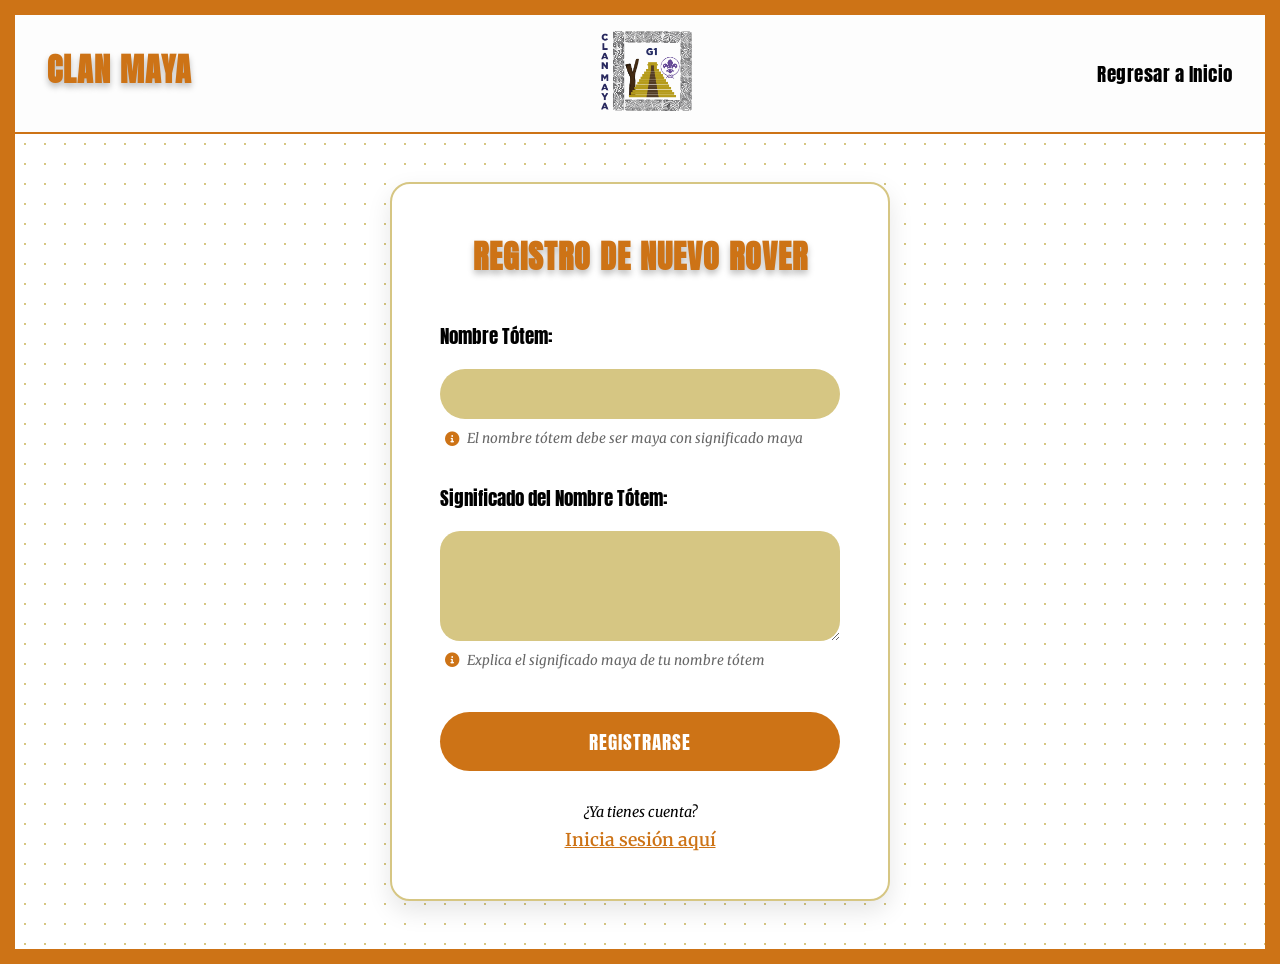
<file: register.html>
<!DOCTYPE html>
<html lang="es">

<head>
    <meta charset="UTF-8">
    <meta name="viewport" content="width=device-width, initial-scale=1.0">
    <title>Registro - Clan Maya</title>
    <link rel="preconnect" href="https://fonts.googleapis.com">
    <link rel="preconnect" href="https://fonts.gstatic.com" crossorigin>
    <link href="https://fonts.googleapis.com/css2?family=Anton&family=Merriweather:wght@300;400;700;900&display=swap"
        rel="stylesheet">

    <link rel="stylesheet" href="css/greca.css">
    <link rel="stylesheet" href="css/register.css">
</head>

<body>
    <div>
        <nav>
            <div class="nav-container">
                <div class="name-site">
                    <h1>Clan Maya</h1>
                </div>
                <div class="logo-site">
                    <img src="img/logo_clan-maya_rgb-trasparente.png" alt="Clan Maya Logo">
                </div>
                <div class="nav-links">
                    <a href="login.html">Regresar a Inicio</a>
                </div>
            </div>
        </nav>
    </div>

    <div class="register-wrapper">
        <div class="register-container">
            <h2>Registro de Nuevo Rover</h2>
            <form action="/submit_register" method="post">
                <label for="totem-name">Nombre Tótem:</label>
                <input type="text" id="totem-name" name="totem-name" required>
                <small class="totem-note">
                    <i class="fas fa-info-circle"></i>
                    El nombre tótem debe ser maya con significado maya
                </small>

                <label for="totem-meaning">Significado del Nombre Tótem:</label>
                <textarea id="totem-meaning" name="totem-meaning" rows="4" required></textarea>
                <small class="totem-note">
                    <i class="fas fa-info-circle"></i>
                    Explica el significado maya de tu nombre tótem
                </small>

                <button type="submit">Registrarse</button>
            </form>
            <div class="register-footer">
                <small>¿Ya tienes cuenta?</small>
                <a href="login.html">Inicia sesión aquí</a>
            </div>
        </div>
    </div>

    <!-- Font Awesome for icons -->
    <link rel="stylesheet" href="https://cdnjs.cloudflare.com/ajax/libs/font-awesome/6.0.0/css/all.min.css">
</body>

</html>
</file>
<file: css/greca.css>
/* css/greca.css */
:root {
    /* Colors */
    --color-title: #CD7316;         /* Orange/Rust for titles and frames */
    --color-fill: #d6c683;          /* Beige/Gold for input boxes */
    --color-text: #000000;          /* Black text */
    
    /* Typography */
    /* Using Merriweather as a fallback for ITC Benguiat */
    --font-main: 'ITC Benguiat', 'Merriweather', serif; 
    --font-accent: 'Anton', sans-serif;
    
    /* Sizes */
    --size-title-main: 3.2rem;
    --size-title-page: 4rem;
    --size-body: 1.1rem;
    --size-name: 1.75rem;
}

/* Global Reset */
* {
    box-sizing: border-box;
    margin: 0;
    padding: 0;
}

body {
    font-family: var(--font-main);
    color: var(--color-text);
    font-size: var(--size-body);
    background-color: #fff;
    min-height: 100vh;
    display: flex;
    flex-direction: column;
    
    /* Simulating the "Patrón de marco" (Frame Pattern) */
    border: 15px solid var(--color-title); 
}

h1, h2, h3 {
    font-family: var(--font-main);
    color: var(--color-title);
    text-transform: uppercase;
    letter-spacing: 1px;
    /* "EFECTO: ELEVADO (LIFT)" */
    text-shadow: 0px 4px 6px rgba(0, 0, 0, 0.25);
}

h1 {
    font-size: var(--size-title-main);
    margin-bottom: 0.5rem;
}

h2 {
    font-size: 2.5rem;
    margin-bottom: 1.5rem;
    text-align: center;
}

a {
    text-decoration: none;
    color: var(--color-text);
    transition: color 0.3s ease;
}

a:hover {
    color: var(--color-title);
}
</file>
<file: css/nav.css>
/* css/modern_style.css */

/* --- VARIABLES CSS --- */
:root {
    --primary: #CD7316;         /* Naranja Clan Maya */
    --secondary: #d6c683;       /* Beige/Dorado */
    --dark: #1a1a1a;            /* Negro moderno */
    --light: #f8f9fa;           /* Fondo claro */
    --white: #ffffff;
    
    /* Tipografías */
    --font-heading: 'Anton', sans-serif;
    --font-body: 'Merriweather', serif;
    --font-ui: 'Montserrat', sans-serif; /* Para UI elements */
    
    /* Efectos */
    --radius-card: 20px;
    --radius-btn: 50px;
    --shadow: 0 10px 30px rgba(0,0,0,0.08);
    --shadow-hover: 0 15px 40px rgba(205, 115, 22, 0.2);
}

/* --- BASE --- */
* { box-sizing: border-box; margin: 0; padding: 0; }

body {
    font-family: var(--font-body);
    color: var(--dark);
    background-color: var(--light);
    line-height: 1.7;
    border-top: 10px solid var(--primary); /* Toque de color superior */
}

a { text-decoration: none; color: inherit; transition: all 0.3s ease; }
ul { list-style: none; }

/* --- NAV --- */
.navbar {
    background: rgba(255, 255, 255, 0.95);
    backdrop-filter: blur(10px);
    padding: 1rem 5%;
    position: sticky;
    top: 0;
    z-index: 1000;
    display: flex;
    justify-content: space-between;
    align-items: center;
    box-shadow: 0 2px 20px rgba(0,0,0,0.05);
}

.logo-area { display: flex; align-items: center; gap: 15px; }
.logo-area img { height: 50px; }

.brand-name {
    font-family: var(--font-heading);
    font-size: 1.8rem;
    color: var(--primary);
    text-transform: uppercase;
}

.nav-links { display: flex; gap: 50px; align-items: center; justify-content: space-evenly; }





.nav-link {
    font-family: var(--font-ui);
    font-weight: 600;
    color: var(--white);
    background-color: var(--primary);
    padding: 0.5rem 1rem;
    border-radius: var(--radius-btn);
    position: relative;
}

.nav-link:hover { 
    background: #b5620e;
    box-shadow: 0 5px 15px rgba(205, 115, 22, 0.3);
    transform: translateY(-2px);
}

.btn-login {
    background: var(--primary);
    color: white;
    padding: 0.6rem 1.5rem;
    border-radius: var(--radius-btn);
    font-family: var(--font-ui);
    font-weight: 600;
}

.btn-login:hover {
    background: #b5620e;
    transform: translateY(-2px);
    box-shadow: 0 5px 15px rgba(205, 115, 22, 0.3);
}
</file>
<file: css/index.css>
:root {
    --primary: #CD7316;         /* Naranja Clan Maya */
    --secondary: #d6c683;       /* Beige/Dorado */
    --dark: #1a1a1a;            /* Negro moderno */
    --light: #f8f9fa;           /* Fondo claro */
    --white: #ffffff;
    
    /* Tipografías */
    --font-heading: 'Anton', sans-serif;
    --font-body: 'Merriweather', serif;
    --font-ui: 'Montserrat', sans-serif; /* Para UI elements */
    
    /* Efectos */
    --radius-card: 20px;
    --radius-btn: 50px;
    --shadow: 0 10px 30px rgba(0,0,0,0.08);
    --shadow-hover: 0 15px 40px rgba(205, 115, 22, 0.2);
}
/* --- HERO --- */
.hero {
    padding: 6rem 5% 4rem;
    display: grid;
    grid-template-columns: 1fr 1fr;
    align-items: center;
    gap: 2rem;
    background: linear-gradient(135deg, #fff 50%, var(--secondary) 150%);
}

.hero-content {
    /* Asegura que el contenido (y el botón) no se salga del contenedor */
    display: flex;
    flex-direction: column;
    align-items: flex-start; /* Alineación por defecto para desktop */
}

.hero-content h1 {
    font-family: var(--font-heading);
    font-size: 5rem;
    line-height: 1;
    color: var(--primary);
    margin-bottom: 1rem;
    text-transform: uppercase;
}

.hero-card {
    background: var(--primary);
    color: white;
    padding: 2rem;
    border-radius: var(--radius-card);
    transform: rotate(-3deg);
    max-width: 400px;
    margin: 0 auto;
}
.hero-card h3 { font-family: var(--font-heading); font-size: 2rem; margin-bottom: 0.5rem; color: var(--white);}

/* --- SECCIONES Y TARJETAS --- */
.section-padding { padding: 5rem 5%; }

.section-title { text-align: center; margin-bottom: 4rem; }
.section-title h2 {
    font-family: var(--font-heading);
    font-size: 3rem;
    text-transform: uppercase;
    display: inline-block;
}
.section-title h2::after {
    content: ''; display: block; width: 60%; height: 4px; 
    background: var(--primary); margin: 10px auto 0;
}

.grid-container {
    display: grid;
    grid-template-columns: repeat(auto-fit, minmax(280px, 1fr));
    gap: 2.5rem;
}

.modern-card {
    background: var(--white);
    padding: 2.5rem 2rem;
    border-radius: var(--radius-card);
    box-shadow: var(--shadow);
    transition: transform 0.3s ease;
    border-bottom: 5px solid transparent;
}

.modern-card:hover {
    transform: translateY(-10px);
    border-bottom-color: var(--secondary);
}

.card-icon { font-size: 2.5rem; color: var(--primary); margin-bottom: 1.5rem; }
.modern-card h3 { font-family: var(--font-heading); font-size: 1.5rem; margin-bottom: 1rem; }

/* --- CAMPOS GRID --- */
.campos-grid {
    display: grid;
    grid-template-columns: repeat(2, 1fr);
    gap: 2rem;
    margin-bottom: 4rem; /* Espacio antes del CTA inline */
}

.campo-box {
    background: var(--white);
    border-radius: var(--radius-card);
    overflow: hidden;
    box-shadow: var(--shadow);
    display: flex;
}

.campo-header {
    background: var(--primary);
    color: white;
    padding: 2rem;
    display: flex;
    flex-direction: column;
    justify-content: center;
    align-items: center;
    min-width: 150px;
    text-align: center;
}
.campo-header span { font-family: var(--font-heading); text-transform: uppercase; margin-top: 10px;}
.campo-body { padding: 1.5rem; }
.campo-list li { margin-bottom: 0.5rem; }


/* --- NUEVO CTA INTEGRADO (EN LUGAR DEL FOOTER GRANDE) --- */
.inline-cta {
    text-align: center;
    padding: 2rem 5%;
    border-top: 2px dashed var(--secondary);
    border-bottom: 2px dashed var(--secondary);
    background-color: var(--white);
    border-radius: var(--radius-card);
    max-width: 800px;
    margin: 0 auto;
}

.inline-cta h3 {
    font-family: var(--font-heading);
    font-size: 1.8rem;
    color: var(--dark);
    margin-bottom: 0.5rem;
}

.cta-link-small {
    display: inline-block;
    margin-top: 1rem;
    background: var(--primary);
    color: white;
    padding: 0.75rem 2rem;
    border-radius: var(--radius-btn);
    font-weight: bold;
    font-family: var(--font-ui);
    text-transform: uppercase;
}
.cta-link-small:hover {
    background: #b5620e;
    transform: translateY(-2px);
}

/* MOBILE */
@media (max-width: 768px) {
    .hero { grid-template-columns: 1fr; text-align: center; }
    
    /* Arreglar el traslape del botón en móvil */
    .hero-content { align-items: center; } 
    
    .hero-card { transform: rotate(0); }
    .hero-content h1 { font-size: 3.5rem; }
    .nav-links { display: row; }
    .nav-links { gap: 15px; flex-wrap: wrap; justify-content: center; }
    .campos-grid { grid-template-columns: 1fr; }
    .campo-box { flex-direction: column; }
    .campo-header { min-width: 100%; padding: 1rem; flex-direction: row; gap: 10px; }
    .campo-header span { margin-top: 0; }
}
</file>
<file: css/checklist.css>
/* css/checklist.css - Modern Checklist UI */

:root {
    --primary: #CD7316;
    --secondary: #d6c683;
    --dark: #1a1a1a;
    --light: #f8f9fa;
    --white: #ffffff;
    --success: #28a745;
    --font-heading: 'Anton', sans-serif;
    --font-body: 'Merriweather', serif;
    --font-ui: 'Montserrat', sans-serif;
    --radius-card: 18px;
    --shadow: 0 8px 30px rgba(0,0,0,0.08);
}

/* --- HERO SECTION --- */
.checklist-hero {
    background: linear-gradient(135deg, var(--primary) 0%, #b5620e 100%);
    padding: 4rem 5% 3rem;
    text-align: center;
    color: white;
    position: relative;
    overflow: hidden;
}

.checklist-hero::before {
    content: '';
    position: absolute;
    top: 0;
    left: 0;
    right: 0;
    bottom: 0;
    background: url('data:image/svg+xml,<svg width="100" height="100" xmlns="http://www.w3.org/2000/svg"><circle cx="50" cy="50" r="2" fill="rgba(255,255,255,0.1)"/></svg>');
    opacity: 0.3;
}

.hero-content-checklist {
    position: relative;
    z-index: 1;
    max-width: 800px;
    margin: 0 auto;
}

.hero-title-checklist {
    font-family: var(--font-heading);
    font-size: 3.5rem;
    text-transform: uppercase;
    margin-bottom: 1rem;
    text-shadow: 0 4px 20px rgba(0,0,0,0.3);
    letter-spacing: 2px;
    display: flex;
    align-items: center;
    justify-content: center;
    gap: 15px;
    flex-wrap: wrap;
}

.hero-title-checklist i {
    font-size: 3rem;
}

#checklist-h1 {
    color: var(--white);
}

.hero-subtitle-checklist {
    font-family: var(--font-ui);
    font-size: 1.3rem;
    opacity: 0.95;
    line-height: 1.6;
}

/* --- CHECKLIST CONTAINER --- */
.checklist-container {
    padding: 3rem 5%;
    max-width: 900px;
    margin: 0 auto;
}

.checklist-card {
    background: var(--white);
    border-radius: var(--radius-card);
    box-shadow: var(--shadow);
    overflow: hidden;
    border-top: 5px solid var(--primary);
}

/* --- CHECKLIST HEADER --- */
.checklist-header {
    background: linear-gradient(135deg, var(--light) 0%, var(--white) 100%);
    padding: 2rem;
    border-bottom: 2px solid var(--light);
}

.checklist-header h2 {
    font-family: var(--font-heading);
    font-size: 2rem;
    color: var(--primary);
    text-transform: uppercase;
    margin-bottom: 1.5rem;
    text-align: center;
}

.progress-bar {
    width: 100%;
    height: 12px;
    background: var(--light);
    border-radius: 50px;
    overflow: hidden;
    margin-bottom: 1rem;
    box-shadow: inset 0 2px 4px rgba(0,0,0,0.1);
}

.progress-fill {
    height: 100%;
    background: linear-gradient(90deg, var(--primary) 0%, var(--secondary) 100%);
    border-radius: 50px;
    transition: width 0.5s ease;
    width: 0%;
    box-shadow: 0 2px 8px rgba(205, 115, 22, 0.4);
}

.progress-text {
    text-align: center;
    font-family: var(--font-ui);
    font-weight: 600;
    color: var(--dark);
    font-size: 1rem;
}

.progress-text span:first-child {
    color: var(--primary);
    font-size: 1.2rem;
}

/* --- CHECKLIST FORM --- */
.checklist-form {
    padding: 2rem;
}

.checklist-item {
    margin-bottom: 1rem;
}

.checklist-checkbox {
    display: none;
}

.checklist-label {
    display: flex;
    align-items: center;
    gap: 1rem;
    padding: 1.2rem 1.5rem;
    background: var(--light);
    border-radius: 12px;
    cursor: pointer;
    transition: all 0.3s ease;
    border: 2px solid transparent;
    position: relative;
    overflow: hidden;
}

.checklist-label::before {
    content: '';
    position: absolute;
    top: 0;
    left: -100%;
    width: 100%;
    height: 100%;
    background: linear-gradient(90deg, transparent, rgba(255,255,255,0.3), transparent);
    transition: left 0.5s ease;
}

.checklist-label:hover {
    transform: translateX(5px);
    border-color: var(--secondary);
    box-shadow: 0 4px 12px rgba(0,0,0,0.1);
}

.checklist-label:hover::before {
    left: 100%;
}

.check-icon {
    width: 28px;
    height: 28px;
    border: 3px solid var(--primary);
    border-radius: 6px;
    display: flex;
    align-items: center;
    justify-content: center;
    flex-shrink: 0;
    transition: all 0.3s ease;
    background: var(--white);
}

.check-icon i {
    color: var(--white);
    font-size: 0.9rem;
    opacity: 0;
    transform: scale(0);
    transition: all 0.3s ease;
}

.check-content {
    flex: 1;
    display: flex;
    align-items: center;
    justify-content: space-between;
    gap: 1rem;
    min-width: 0;
}

.check-text {
    font-family: var(--font-body);
    font-size: 1.05rem;
    color: var(--dark);
    line-height: 1.5;
    word-wrap: break-word;
    overflow-wrap: break-word;
    flex: 1;
}

.check-item-icon {
    color: var(--primary);
    font-size: 1.5rem;
    opacity: 0.6;
    flex-shrink: 0;
    transition: all 0.3s ease;
}

.checklist-label:hover .check-item-icon {
    opacity: 1;
    transform: scale(1.1);
}

/* Checked State */
.checklist-checkbox:checked + .checklist-label {
    background: linear-gradient(135deg, rgba(205, 115, 22, 0.1) 0%, rgba(214, 198, 131, 0.1) 100%);
    border-color: var(--success);
}

.checklist-checkbox:checked + .checklist-label .check-icon {
    background: var(--success);
    border-color: var(--success);
    transform: scale(1.1);
}

.checklist-checkbox:checked + .checklist-label .check-icon i {
    opacity: 1;
    transform: scale(1);
}

.checklist-checkbox:checked + .checklist-label .check-text {
    color: var(--dark);
    text-decoration: none;
    position: relative;
}

.checklist-checkbox:checked + .checklist-label .check-text::after {
    content: '';
    position: absolute;
    left: 0;
    top: 50%;
    width: 100%;
    height: 2px;
    background: var(--success);
    animation: strikeThrough 0.3s ease;
}

@keyframes strikeThrough {
    from {
        width: 0;
    }
    to {
        width: 100%;
    }
}

.checklist-checkbox:checked + .checklist-label .check-item-icon {
    color: var(--success);
    opacity: 1;
}

/* --- CHECKLIST FOOTER --- */
.checklist-footer {
    padding: 2rem;
    background: var(--light);
    border-top: 2px solid var(--light);
    text-align: center;
}

.btn-save {
    background: var(--primary);
    color: white;
    border: none;
    padding: 1rem 2.5rem;
    border-radius: 50px;
    font-family: var(--font-ui);
    font-weight: 600;
    font-size: 1rem;
    cursor: pointer;
    transition: all 0.3s ease;
    display: inline-flex;
    align-items: center;
    gap: 10px;
    box-shadow: 0 4px 15px rgba(205, 115, 22, 0.3);
}

.btn-save:hover {
    background: #b5620e;
    transform: translateY(-2px);
    box-shadow: 0 6px 20px rgba(205, 115, 22, 0.4);
}

.btn-save:active {
    transform: translateY(0);
}

.btn-save i {
    font-size: 1.1rem;
}

.completion-message {
    display: none;
    align-items: center;
    justify-content: center;
    gap: 12px;
    margin-top: 1.5rem;
    padding: 1.2rem;
    background: linear-gradient(135deg, var(--success) 0%, #20c997 100%);
    color: white;
    border-radius: 12px;
    font-family: var(--font-ui);
    font-weight: 600;
    font-size: 1.1rem;
    animation: slideIn 0.5s ease;
}

.completion-message.show {
    display: flex;
}

.completion-message i {
    font-size: 1.5rem;
    animation: bounce 1s infinite;
}

@keyframes slideIn {
    from {
        opacity: 0;
        transform: translateY(-20px);
    }
    to {
        opacity: 1;
        transform: translateY(0);
    }
}

@keyframes bounce {
    0%, 100% {
        transform: translateY(0);
    }
    50% {
        transform: translateY(-5px);
    }
}

/* --- RESPONSIVE --- */
@media (max-width: 768px) {
    .hero-title-checklist {
        font-size: 2.5rem;
    }
    
    .hero-title-checklist i {
        font-size: 2rem;
    }
    
    .hero-subtitle-checklist {
        font-size: 1.1rem;
    }
    
    .checklist-container {
        padding: 2rem 3%;
    }
    
    .checklist-header {
        padding: 1.5rem;
    }
    
    .checklist-header h2 {
        font-size: 1.6rem;
    }
    
    .checklist-form {
        padding: 1.5rem;
    }
    
    .checklist-label {
        padding: 1rem 1.2rem;
    }
    
    .check-text {
        font-size: 0.95rem;
    }
    
    .check-item-icon {
        font-size: 1.3rem;
    }
}

@media (max-width: 640px) {
    .hero-title-checklist {
        font-size: 2rem;
        flex-direction: column;
        gap: 10px;
    }
    
    .check-content {
        flex-direction: column;
        align-items: flex-start;
        gap: 0.5rem;
    }
    
    .check-item-icon {
        align-self: flex-end;
    }
    
    .btn-save {
        width: 100%;
        justify-content: center;
    }
}
</file>
<file: css/etapas.css>
:root {
    --primary: #CD7316;         /* Naranja Clan Maya */
    --secondary: #d6c683;       /* Beige/Dorado */
    --dark: #1a1a1a;            /* Negro moderno */
    --light: #f8f9fa;           /* Fondo claro */
    --white: #ffffff;
    
    /* Tipografías */
    --font-heading: 'Anton', sans-serif;
    --font-body: 'Merriweather', serif;
    --font-ui: 'Montserrat', sans-serif; /* Para UI elements */
    
    /* Efectos */
    --radius-card: 20px;
    --radius-btn: 50px;
    --shadow: 0 10px 30px rgba(0,0,0,0.08);
    --shadow-hover: 0 15px 40px rgba(205, 115, 22, 0.2);
}

/* --- HERO SECTION --- */
.etapas-hero {
    background: linear-gradient(135deg, var(--primary) 0%, #b5620e 100%);
    padding: 5rem 5% 4rem;
    text-align: center;
    color: white;
    position: relative;
    overflow: hidden;
}

.etapas-hero::before {
    content: '';
    position: absolute;
    top: 0;
    left: 0;
    right: 0;
    bottom: 0;
    background: url('data:image/svg+xml,<svg width="100" height="100" xmlns="http://www.w3.org/2000/svg"><circle cx="50" cy="50" r="2" fill="rgba(255,255,255,0.1)"/></svg>');
    opacity: 0.3;
}

.hero-content-etapas {
    position: relative;
    z-index: 1;
    max-width: 800px;
    margin: 0 auto;
}

.hero-title-etapas {
    font-family: var(--font-heading);
    color: var(--white);
    font-size: 5rem;
    text-transform: uppercase;
    margin-bottom: 1rem;
    text-shadow: 0 4px 20px rgba(0,0,0,0.3);
    letter-spacing: 3px;
}


.hero-subtitle {
    font-family: var(--font-ui);
    font-size: 1.5rem;
    margin-bottom: 2rem;
    opacity: 0.95;
}

.hero-badge {
    display: inline-flex;
    align-items: center;
    gap: 10px;
    background: rgba(255,255,255,0.2);
    backdrop-filter: blur(10px);
    padding: 1rem 2rem;
    border-radius: 50px;
    border: 2px solid rgba(255,255,255,0.3);
    font-family: var(--font-ui);
    font-weight: 600;
}

.hero-badge i {
    font-size: 1.5rem;
}

/* --- STAGES CONTAINER --- */
.stages-container {
    padding: 3rem 5%;
    max-width: 1200px;
    margin: 0 auto;
}

/* --- STAGE CARD --- */
.stage-card {
    background: var(--white);
    border-radius: 18px;
    margin-bottom: 2rem;
    box-shadow: 0 8px 30px rgba(0,0,0,0.08);
    overflow: hidden;
    transition: all 0.4s cubic-bezier(0.175, 0.885, 0.32, 1.275);
    border-left: 5px solid var(--primary);
    position: relative;
    word-wrap: break-word;
    overflow-wrap: break-word;
}

.stage-card::before {
    content: '';
    position: absolute;
    top: 0;
    left: 0;
    width: 100%;
    height: 100%;
    background: linear-gradient(135deg, transparent 0%, rgba(205, 115, 22, 0.03) 100%);
    pointer-events: none;
}

.stage-card:hover {
    transform: translateY(-5px);
    box-shadow: 0 15px 45px rgba(205, 115, 22, 0.2);
    border-left-width: 6px;
}

/* Stage-specific colors */
.stage-card[data-stage="1"] { border-left-color: #FFD700; }
.stage-card[data-stage="2"] { border-left-color: #28a745; }
.stage-card[data-stage="3"] { border-left-color: #007bff; }
.stage-card[data-stage="4"] { border-left-color: #6f42c1; }
.stage-card[data-stage="5"] { border-left-color: #dc3545; }

/* --- STAGE HEADER --- */
.stage-header {
    background: linear-gradient(135deg, var(--primary) 0%, #b5620e 100%);
    padding: 1.5rem 2rem;
    display: grid;
    grid-template-columns: auto 1fr auto;
    gap: 1.5rem;
    align-items: center;
    color: white;
    position: relative;
    overflow: hidden;
    word-wrap: break-word;
    overflow-wrap: break-word;
}

.stage-header::after {
    content: '';
    position: absolute;
    bottom: 0;
    left: 0;
    right: 0;
    height: 3px;
    background: rgba(255,255,255,0.3);
}

.stage-number {
    font-family: var(--font-heading);
    font-size: 3rem;
    line-height: 1;
    opacity: 0.3;
    font-weight: bold;
}

.stage-title-section {
    flex: 1;
    min-width: 0;
    overflow: hidden;
}

.stage-title-section h2 {
    font-family: var(--font-heading);
    font-size: 1.8rem;
    text-transform: uppercase;
    margin-bottom: 0.4rem;
    color: white;
    text-shadow: 0 2px 10px rgba(0,0,0,0.2);
    word-wrap: break-word;
    overflow-wrap: break-word;
    hyphens: auto;
    line-height: 1.2;
}

.stage-tagline {
    font-family: var(--font-ui);
    font-size: 1rem;
    font-weight: 600;
    opacity: 0.95;
    font-style: italic;
    word-wrap: break-word;
    overflow-wrap: break-word;
}

.stage-duration {
    display: flex;
    align-items: center;
    gap: 8px;
    background: rgba(255,255,255,0.2);
    backdrop-filter: blur(10px);
    padding: 0.6rem 1.2rem;
    border-radius: 50px;
    font-family: var(--font-ui);
    font-weight: 600;
    font-size: 0.9rem;
    white-space: nowrap;
    flex-shrink: 0;
}

.stage-duration i {
    font-size: 1rem;
}

/* --- STAGE CONTENT --- */
.stage-content {
    padding: 2rem 2.5rem;
    overflow: hidden;
    word-wrap: break-word;
    overflow-wrap: break-word;
}

.stage-section {
    margin-bottom: 1.8rem;
}

.stage-section h3 {
    font-family: var(--font-heading);
    font-size: 1.4rem;
    color: var(--primary);
    margin-bottom: 1rem;
    display: flex;
    align-items: center;
    gap: 10px;
    text-transform: uppercase;
    word-wrap: break-word;
    overflow-wrap: break-word;
    flex-wrap: wrap;
}

.stage-section h3 i {
    font-size: 1.2rem;
}

.requirements-list {
    list-style: none;
    padding: 0;
}

.requirements-list > li {
    padding: 0.75rem 1.2rem;
    margin-bottom: 0.6rem;
    background: linear-gradient(90deg, var(--light) 0%, var(--white) 100%);
    border-left: 3px solid var(--secondary);
    border-radius: 6px;
    font-family: var(--font-body);
    font-size: 0.95rem;
    line-height: 1.5;
    transition: all 0.3s ease;
    display: flex;
    align-items: flex-start;
    gap: 10px;
    word-wrap: break-word;
    overflow-wrap: break-word;
    hyphens: auto;
}

.requirements-list > li:hover {
    transform: translateX(6px);
    box-shadow: 0 3px 10px rgba(0,0,0,0.08);
    border-left-color: var(--primary);
}

.requirements-list > li i {
    color: var(--primary);
    font-size: 1rem;
    margin-top: 2px;
    flex-shrink: 0;
}

.sub-list {
    list-style: none;
    margin-top: 0.6rem;
    margin-left: 1.5rem;
    padding-left: 0.8rem;
    border-left: 2px dashed var(--secondary);
}

.sub-list li {
    padding: 0.4rem 0;
    font-size: 0.9rem;
    color: #555;
    position: relative;
}

.sub-list li::before {
    content: '→';
    position: absolute;
    left: -1.5rem;
    color: var(--primary);
    font-weight: bold;
}

/* --- STAGE CULMINA --- */
.stage-culmina {
    background: linear-gradient(135deg, var(--secondary) 0%, #e8d99a 100%);
    padding: 1.5rem;
    border-radius: 12px;
    margin-top: 1.5rem;
}

.stage-culmina h3 {
    font-family: var(--font-heading);
    font-size: 1.3rem;
    color: var(--dark);
    margin-bottom: 1rem;
    display: flex;
    align-items: center;
    gap: 10px;
    text-transform: uppercase;
    word-wrap: break-word;
    overflow-wrap: break-word;
    flex-wrap: wrap;
}

.stage-culmina h3 i {
    color: var(--primary);
    font-size: 1.1rem;
}

.badges-grid {
    display: grid;
    grid-template-columns: repeat(auto-fit, minmax(180px, 1fr));
    gap: 0.8rem;
    margin-bottom: 0.8rem;
}

.badge-item {
    background: var(--white);
    padding: 0.8rem 1.2rem;
    border-radius: 8px;
    text-align: center;
    font-family: var(--font-ui);
    font-weight: 600;
    color: var(--dark);
    font-size: 0.9rem;
    box-shadow: 0 3px 8px rgba(0,0,0,0.08);
    transition: all 0.3s ease;
    word-wrap: break-word;
    overflow-wrap: break-word;
    overflow: hidden;
}

.badge-item:hover {
    transform: translateY(-3px);
    box-shadow: 0 5px 15px rgba(0,0,0,0.12);
    background: var(--primary);
    color: white;
}

.recognition-note {
    background: rgba(255,255,255,0.7);
    padding: 1rem;
    border-radius: 8px;
    margin-top: 0.8rem;
    display: flex;
    align-items: center;
    gap: 10px;
    font-family: var(--font-body);
    font-size: 0.9rem;
    border-left: 3px solid var(--primary);
}

.recognition-note i {
    color: var(--primary);
    font-size: 1.2rem;
}

/* --- VAAL SECTION --- */
.vaal-section {
    background: linear-gradient(135deg, var(--light) 0%, var(--white) 100%);
    padding: 4rem 5%;
    margin-top: 2rem;
}

.vaal-container {
    max-width: 1200px;
    margin: 0 auto;
}

.vaal-title {
    font-family: var(--font-heading);
    font-size: 2.5rem;
    text-align: center;
    color: var(--primary);
    margin-bottom: 3rem;
    text-transform: uppercase;
    display: flex;
    align-items: center;
    justify-content: center;
    gap: 15px;
}

.vaal-title i {
    font-size: 2rem;
}

.vaal-badges {
    display: grid;
    grid-template-columns: repeat(auto-fit, minmax(250px, 1fr));
    gap: 2rem;
    margin-bottom: 2rem;
}

.vaal-badge-item {
    background: var(--white);
    padding: 2rem;
    border-radius: 20px;
    box-shadow: 0 8px 25px rgba(0,0,0,0.1);
    display: flex;
    align-items: center;
    gap: 1.5rem;
    transition: all 0.3s ease;
    border-top: 5px solid;
    overflow: hidden;
    word-wrap: break-word;
    overflow-wrap: break-word;
}

.vaal-badge-item:hover {
    transform: translateY(-8px);
    box-shadow: 0 15px 40px rgba(0,0,0,0.2);
}

.vaal-badge-item.yellow { border-top-color: #FFD700; }
.vaal-badge-item.green { border-top-color: #28a745; }
.vaal-badge-item.blue { border-top-color: #007bff; }
.vaal-badge-item.red { border-top-color: #dc3545; }

/* Gradient sphere icons */
.vaal-icon-sphere {
    width: 60px;
    height: 60px;
    border-radius: 50%;
    flex-shrink: 0;
    box-shadow: 0 4px 15px rgba(0,0,0,0.2);
}

.yellow-sphere {
    background: linear-gradient(135deg, #FFD700 0%, #FFA500 100%);
}

.green-sphere {
    background: linear-gradient(135deg, #28a745 0%, #20c997 100%);
}

.blue-sphere {
    background: linear-gradient(135deg, #007bff 0%, #0056b3 100%);
}

.red-sphere {
    background: linear-gradient(135deg, #dc3545 0%, #c82333 100%);
}

.vaal-info {
    flex: 1;
    min-width: 0;
    overflow: hidden;
}

.vaal-info h3 {
    font-family: var(--font-heading);
    font-size: 1.5rem;
    color: var(--dark);
    margin-bottom: 0.5rem;
    text-transform: uppercase;
    font-weight: bold;
    letter-spacing: 1px;
    word-wrap: break-word;
    overflow-wrap: break-word;
}

.vaal-info p {
    font-family: var(--font-body);
    color: #666;
    font-size: 1rem;
    margin: 0;
    word-wrap: break-word;
    overflow-wrap: break-word;
}

.optional-text {
    font-family: var(--font-body);
    color: #666;
    font-size: 0.9rem;
    display: block;
    margin-top: 0.3rem;
}

.vaal-note {
    background: var(--white);
    padding: 1.5rem;
    border-radius: 15px;
    border-left: 5px solid var(--primary);
    font-family: var(--font-body);
    display: flex;
    align-items: flex-start;
    gap: 15px;
    max-width: 900px;
    margin: 0 auto;
    box-shadow: 0 4px 15px rgba(0,0,0,0.08);
}

.vaal-note-icon {
    width: 32px;
    height: 32px;
    border-radius: 50%;
    background: var(--primary);
    color: white;
    display: flex;
    align-items: center;
    justify-content: center;
    flex-shrink: 0;
    font-family: var(--font-ui);
    font-weight: bold;
    font-size: 1.2rem;
    font-style: normal;
}

.vaal-note p {
    margin: 0;
    color: var(--dark);
    line-height: 1.6;
    flex: 1;
    min-width: 0;
    word-wrap: break-word;
    overflow-wrap: break-word;
}

.vaal-note strong {
    color: var(--dark);
    font-weight: 700;
}

/* --- RESPONSIVE --- */
@media (max-width: 968px) {
    .hero-title-etapas {
        font-size: 3rem;
    }
    
    .stage-header {
        grid-template-columns: 1fr;
        text-align: center;
        gap: 1.2rem;
        padding: 1.2rem 1.5rem;
    }
    
    .stage-number {
        font-size: 2.5rem;
        justify-self: center;
    }
    
    .stage-title-section h2 {
        font-size: 1.5rem;
    }
    
    .stage-duration {
        justify-self: center;
    }
    
    .stage-content {
        padding: 1.5rem 1.8rem;
    }
    
    .vaal-badges {
        grid-template-columns: 1fr;
    }
}

@media (max-width: 640px) {
    .hero-title-etapas {
        font-size: 2rem;
    }
    
    .hero-subtitle {
        font-size: 1rem;
    }
    
    .stages-container {
        padding: 2rem 3%;
    }
    
    .stage-header {
        padding: 1rem 1.2rem;
        gap: 1rem;
    }
    
    .stage-number {
        font-size: 2rem;
    }
    
    .stage-title-section h2 {
        font-size: 1.3rem;
    }
    
    .stage-tagline {
        font-size: 0.9rem;
    }
    
    .stage-duration {
        padding: 0.5rem 1rem;
        font-size: 0.85rem;
    }
    
    .stage-content {
        padding: 1.2rem 1rem;
    }
    
    .stage-section h3 {
        font-size: 1.2rem;
    }
    
    .requirements-list > li {
        padding: 0.6rem 1rem;
        font-size: 0.9rem;
    }
    
    .vaal-title {
        font-size: 1.8rem;
        flex-direction: column;
    }
}
</file>
<file: css/guia_piloto.css>
/* css/guia_piloto.css - Modern Pilot Guide UI */

:root {
    --primary: #CD7316;
    --secondary: #d6c683;
    --dark: #1a1a1a;
    --light: #f8f9fa;
    --white: #ffffff;
    --success: #28a745;
    --font-heading: 'Anton', sans-serif;
    --font-body: 'Merriweather', serif;
    --font-ui: 'Montserrat', sans-serif;
    --radius-card: 18px;
    --shadow: 0 8px 30px rgba(0,0,0,0.08);
    --shadow-hover: 0 15px 40px rgba(0,0,0,0.15);
}

/* --- HERO SECTION --- */
.piloto-hero {
    background: linear-gradient(135deg, var(--primary) 0%, #b5620e 100%);
    padding: 5rem 5% 4rem;
    text-align: center;
    color: white;
    position: relative;
    overflow: hidden;
}

.piloto-hero::before {
    content: '';
    position: absolute;
    top: 0;
    left: 0;
    right: 0;
    bottom: 0;
    background: url('data:image/svg+xml,<svg width="100" height="100" xmlns="http://www.w3.org/2000/svg"><circle cx="50" cy="50" r="2" fill="rgba(255,255,255,0.1)"/></svg>');
    opacity: 0.3;
}

.hero-content-piloto {
    position: relative;
    z-index: 1;
    max-width: 900px;
    margin: 0 auto;
}

.hero-title-piloto {
    font-family: var(--font-heading);
    font-size: 4rem;
    text-transform: uppercase;
    margin-bottom: 1rem;
    text-shadow: 0 4px 20px rgba(0,0,0,0.3);
    letter-spacing: 2px;
    display: flex;
    align-items: center;
    justify-content: center;
    gap: 20px;
    flex-wrap: wrap;
}

#hero-h1 {
    color: var(--white);
}

.hero-title-piloto i {
    font-size: 3.5rem;
}

.hero-subtitle-piloto {
    font-family: var(--font-ui);
    font-size: 1.4rem;
    opacity: 0.95;
    line-height: 1.6;
}

/* --- MAIN CONTAINER --- */
.piloto-container {
    padding: 4rem 5%;
    max-width: 1200px;
    margin: 0 auto;
}

/* --- INFO SECTIONS --- */
.info-section {
    margin-bottom: 4rem;
    background: var(--white);
    border-radius: var(--radius-card);
    padding: 3rem;
    box-shadow: var(--shadow);
    border-top: 5px solid var(--primary);
}

.section-header {
    display: flex;
    align-items: center;
    gap: 1.5rem;
    margin-bottom: 2.5rem;
    flex-wrap: wrap;
}

.section-icon {
    width: 60px;
    height: 60px;
    background: linear-gradient(135deg, var(--primary) 0%, #b5620e 100%);
    border-radius: 50%;
    display: flex;
    align-items: center;
    justify-content: center;
    color: white;
    font-size: 1.8rem;
    flex-shrink: 0;
}

.section-header h2 {
    font-family: var(--font-heading);
    font-size: 2.2rem;
    color: var(--primary);
    text-transform: uppercase;
    margin: 0;
    flex: 1;
}

.section-subtitle {
    font-family: var(--font-ui);
    color: #666;
    font-size: 1.1rem;
    margin-top: 0.5rem;
    width: 100%;
}

/* --- STRUCTURE TIMELINE --- */
.structure-timeline {
    display: flex;
    flex-direction: column;
    gap: 2rem;
    margin-top: 2rem;
    position: relative;
    padding-left: 3rem;
}

.structure-timeline::before {
    content: '';
    position: absolute;
    left: 1.5rem;
    top: 0;
    bottom: 0;
    width: 3px;
    background: linear-gradient(180deg, var(--primary) 0%, var(--secondary) 100%);
}

.timeline-phase {
    display: flex;
    gap: 2rem;
    position: relative;
}

.phase-number {
    width: 60px;
    height: 60px;
    background: linear-gradient(135deg, var(--primary) 0%, #b5620e 100%);
    border-radius: 50%;
    display: flex;
    align-items: center;
    justify-content: center;
    color: white;
    font-family: var(--font-heading);
    font-size: 2rem;
    font-weight: bold;
    flex-shrink: 0;
    position: relative;
    z-index: 1;
    box-shadow: 0 4px 12px rgba(205, 115, 22, 0.3);
}

.phase-content {
    flex: 1;
    background: linear-gradient(135deg, var(--light) 0%, var(--white) 100%);
    padding: 2rem;
    border-radius: 15px;
    border-left: 5px solid var(--primary);
}

.phase-content h3 {
    font-family: var(--font-heading);
    font-size: 1.6rem;
    color: var(--primary);
    margin-bottom: 1.2rem;
    text-transform: uppercase;
}

.phase-duration {
    font-family: var(--font-ui);
    font-size: 1rem;
    color: #666;
    font-weight: normal;
    font-style: italic;
}

.phase-list {
    list-style: none;
    padding: 0;
    margin: 0;
}

.phase-list li {
    font-family: var(--font-body);
    color: var(--dark);
    line-height: 1.8;
    margin-bottom: 0.8rem;
    padding-left: 2rem;
    position: relative;
    display: flex;
    align-items: center;
    gap: 0.8rem;
}

.phase-list li i {
    color: var(--success);
    font-size: 1rem;
    position: absolute;
    left: 0;
}

/* --- PREPARATION SECTION --- */
.preparation-section {
    margin-top: 2rem;
}

.preparation-card {
    background: linear-gradient(135deg, var(--light) 0%, var(--white) 100%);
    padding: 2.5rem;
    border-radius: 15px;
    border-left: 5px solid var(--primary);
}

.preparation-header {
    display: flex;
    align-items: center;
    gap: 1rem;
    margin-bottom: 1.5rem;
    padding-bottom: 1rem;
    border-bottom: 2px solid var(--secondary);
}

.preparation-header i {
    font-size: 2rem;
    color: var(--primary);
}

.preparation-header h3 {
    font-family: var(--font-heading);
    font-size: 1.8rem;
    color: var(--primary);
    margin: 0;
    text-transform: uppercase;
}

.preparation-list {
    list-style: none;
    padding: 0;
    margin: 0;
}

.preparation-list li {
    font-family: var(--font-body);
    color: var(--dark);
    line-height: 1.8;
    margin-bottom: 1rem;
    padding: 1rem 1.5rem;
    background: var(--white);
    border-radius: 10px;
    display: flex;
    align-items: center;
    gap: 1rem;
    transition: all 0.3s ease;
}

.preparation-list li:hover {
    transform: translateX(8px);
    box-shadow: 0 4px 12px rgba(0,0,0,0.1);
}

.preparation-list li i {
    color: var(--primary);
    font-size: 1.2rem;
    flex-shrink: 0;
}

/* --- FICHA GRID --- */
.ficha-grid {
    display: grid;
    grid-template-columns: repeat(auto-fit, minmax(250px, 1fr));
    gap: 1.5rem;
    margin-top: 2rem;
}

.ficha-item {
    background: linear-gradient(135deg, var(--light) 0%, var(--white) 100%);
    padding: 1.5rem;
    border-radius: 12px;
    text-align: center;
    border-top: 4px solid var(--primary);
    transition: all 0.3s ease;
}

.ficha-item:hover {
    transform: translateY(-5px);
    box-shadow: var(--shadow);
}

.ficha-item i {
    font-size: 2rem;
    color: var(--primary);
    margin-bottom: 0.8rem;
}

.ficha-item h4 {
    font-family: var(--font-ui);
    font-size: 1rem;
    color: var(--dark);
    margin: 0;
    font-weight: 600;
}

/* --- ACTION GRID --- */
.action-grid {
    display: grid;
    grid-template-columns: repeat(auto-fit, minmax(200px, 1fr));
    gap: 1.5rem;
    margin-top: 2rem;
}

.action-card {
    background: var(--white);
    padding: 2rem;
    border-radius: 15px;
    text-align: center;
    box-shadow: var(--shadow);
    transition: all 0.3s ease;
    border-top: 4px solid var(--success);
}

.action-card:hover {
    transform: translateY(-8px);
    box-shadow: var(--shadow-hover);
}

.action-icon {
    width: 70px;
    height: 70px;
    background: linear-gradient(135deg, var(--success) 0%, #20c997 100%);
    border-radius: 50%;
    display: flex;
    align-items: center;
    justify-content: center;
    margin: 0 auto 1.2rem;
    color: white;
    font-size: 2rem;
}

.action-card h3 {
    font-family: var(--font-heading);
    font-size: 1.2rem;
    color: var(--dark);
    margin: 0;
    text-transform: uppercase;
}

/* --- POST MEETING GRID --- */
.post-meeting-grid {
    display: grid;
    grid-template-columns: repeat(auto-fit, minmax(280px, 1fr));
    gap: 2rem;
    margin-top: 2rem;
}

.post-meeting-card {
    background: linear-gradient(135deg, var(--light) 0%, var(--white) 100%);
    padding: 2rem;
    border-radius: 15px;
    text-align: center;
    border-left: 5px solid var(--primary);
    transition: all 0.3s ease;
}

.post-meeting-card:hover {
    transform: translateY(-8px);
    box-shadow: var(--shadow-hover);
}

.post-meeting-card i {
    font-size: 2.5rem;
    color: var(--primary);
    margin-bottom: 1rem;
}

.post-meeting-card h3 {
    font-family: var(--font-heading);
    font-size: 1.4rem;
    color: var(--primary);
    margin-bottom: 0.8rem;
    text-transform: uppercase;
}

.post-meeting-card p {
    font-family: var(--font-body);
    color: #666;
    line-height: 1.6;
    margin: 0;
}

/* --- RESPONSIVE --- */
@media (max-width: 968px) {
    .hero-title-piloto {
        font-size: 3rem;
    }
    
    .hero-title-piloto i {
        font-size: 2.5rem;
    }
    
    .piloto-container {
        padding: 3rem 3%;
    }
    
    .info-section {
        padding: 2rem 1.5rem;
    }
    
    .section-header h2 {
        font-size: 1.8rem;
    }
    
    .structure-timeline {
        padding-left: 2rem;
    }
    
    .structure-timeline::before {
        left: 1rem;
    }
    
    .phase-number {
        width: 50px;
        height: 50px;
        font-size: 1.5rem;
    }
    
    .ficha-grid,
    .action-grid,
    .post-meeting-grid {
        grid-template-columns: 1fr;
    }
}

@media (max-width: 640px) {
    .hero-title-piloto {
        font-size: 2.2rem;
        flex-direction: column;
        gap: 10px;
    }
    
    .hero-subtitle-piloto {
        font-size: 1.1rem;
    }
    
    .section-header {
        flex-direction: column;
        text-align: center;
    }
    
    .section-icon {
        margin: 0 auto;
    }
    
    .timeline-phase {
        flex-direction: column;
        gap: 1rem;
    }
    
    .phase-number {
        margin: 0 auto;
    }
    
    .preparation-list li {
        flex-direction: column;
        text-align: center;
        gap: 0.5rem;
    }
}
</file>
<file: css/login.css>
/* css/index.css */
.login-wrapper {
    flex: 1;
    display: flex;
    justify-content: center;
    align-items: center;
    padding: 3rem;
    
    /* "Patrón de fondo... transparencia: 23" */
    background-image: radial-gradient(var(--color-fill) 1px, transparent 1px);
    background-size: 20px 20px;
    background-color: rgba(255, 255, 255, 0.77);
}

.login-container {
    background: white;
    padding: 3rem;
    border-radius: 20px;
    box-shadow: 0 10px 25px rgba(0,0,0,0.1);
    width: 100%;
    max-width: 450px;
    border: 2px solid var(--color-fill);
}

form {
    display: flex;
    flex-direction: column;
    gap: 1.2rem;
}

label {
    font-family: var(--font-accent);
    font-size: 1.2rem;
    color: var(--color-text);
}

/* "Cajita para insertar nombres" */
input[type="text"]{
    background-color: var(--color-fill);
    border: none;
    border-radius: 38px;
    padding: 15px 25px;
    font-family: var(--font-main);
    font-size: 1rem;
    color: black;
    outline: none;
    transition: transform 0.2s, box-shadow 0.2s;
}

input[type="text"]:focus {
    transform: translateY(-2px);
    box-shadow: 0 4px 8px rgba(0,0,0,0.1);
    background-color: #e3d390;
}

button {
    margin-top: 1rem;
    background-color: var(--color-title);
    color: white;
    border: none;
    padding: 15px;
    font-family: var(--font-accent);
    font-size: 1.2rem;
    letter-spacing: 1px;
    text-transform: uppercase;
    border-radius: 38px;
    cursor: pointer;
    transition: background-color 0.3s, transform 0.1s;
}

button:hover {
    background-color: #b5620e;
}

button:active {
    transform: scale(0.98);
}

.login-footer {
    margin-top: 2rem;
    text-align: center;
    display: flex;
    flex-direction: column;
    gap: 0.5rem;
}

small {
    font-family: var(--font-main);
    font-style: italic;
    font-size: 0.9rem;
}
</file>
<file: css/proyectos.css>
/* css/proyectos.css - Modern Projects UI */

:root {
    --primary: #CD7316;
    --secondary: #d6c683;
    --dark: #1a1a1a;
    --light: #f8f9fa;
    --white: #ffffff;
    --success: #28a745;
    --info: #17a2b8;
    --warning: #ffc107;
    --font-heading: 'Anton', sans-serif;
    --font-body: 'Merriweather', serif;
    --font-ui: 'Montserrat', sans-serif;
    --radius-card: 18px;
    --shadow: 0 8px 30px rgba(0,0,0,0.08);
    --shadow-hover: 0 15px 40px rgba(0,0,0,0.15);
}

/* --- HERO SECTION --- */
.proyectos-hero {
    background: linear-gradient(135deg, var(--primary) 0%, #b5620e 100%);
    padding: 5rem 5% 4rem;
    text-align: center;
    color: white;
    position: relative;
    overflow: hidden;
}

.proyectos-hero::before {
    content: '';
    position: absolute;
    top: 0;
    left: 0;
    right: 0;
    bottom: 0;
    background: url('data:image/svg+xml,<svg width="100" height="100" xmlns="http://www.w3.org/2000/svg"><circle cx="50" cy="50" r="2" fill="rgba(255,255,255,0.1)"/></svg>');
    opacity: 0.3;
}

.hero-content-proyectos {
    position: relative;
    z-index: 1;
    max-width: 900px;
    margin: 0 auto;
}

.hero-title-proyectos {
    font-family: var(--font-heading);
    font-size: 4rem;
    text-transform: uppercase;
    margin-bottom: 1rem;
    text-shadow: 0 4px 20px rgba(0,0,0,0.3);
    letter-spacing: 2px;
    display: flex;
    align-items: center;
    justify-content: center;
    gap: 20px;
    flex-wrap: wrap;
}

#hero-h1 {
    color: var(--white);
}

.hero-title-proyectos i {
    font-size: 3.5rem;
}

.hero-subtitle-proyectos {
    font-family: var(--font-ui);
    font-size: 1.4rem;
    opacity: 0.95;
    line-height: 1.6;
}

/* --- MAIN CONTAINER --- */
.proyectos-container {
    padding: 4rem 5%;
    max-width: 1400px;
    margin: 0 auto;
}

/* --- INFO SECTIONS --- */
.info-section {
    margin-bottom: 4rem;
    background: var(--white);
    border-radius: var(--radius-card);
    padding: 3rem;
    box-shadow: var(--shadow);
    border-top: 5px solid var(--primary);
}

.section-header {
    display: flex;
    align-items: center;
    gap: 1.5rem;
    margin-bottom: 2.5rem;
    flex-wrap: wrap;
}

.section-icon {
    width: 60px;
    height: 60px;
    background: linear-gradient(135deg, var(--primary) 0%, #b5620e 100%);
    border-radius: 50%;
    display: flex;
    align-items: center;
    justify-content: center;
    color: white;
    font-size: 1.8rem;
    flex-shrink: 0;
}

.section-header h2 {
    font-family: var(--font-heading);
    font-size: 2.2rem;
    color: var(--primary);
    text-transform: uppercase;
    margin: 0;
    flex: 1;
}

.section-subtitle {
    font-family: var(--font-ui);
    color: #666;
    font-size: 1.1rem;
    margin-top: 0.5rem;
    width: 100%;
}

.section-content {
    margin-top: 2rem;
}

.intro-text {
    font-family: var(--font-body);
    font-size: 1.2rem;
    line-height: 1.8;
    color: var(--dark);
    margin-bottom: 2.5rem;
    text-align: center;
    padding: 1.5rem;
    background: var(--light);
    border-radius: 12px;
}

/* --- PRINCIPLES GRID --- */
.principles-grid {
    display: grid;
    grid-template-columns: repeat(auto-fit, minmax(280px, 1fr));
    gap: 2rem;
    margin-top: 2rem;
}

.principle-card {
    background: linear-gradient(135deg, var(--light) 0%, var(--white) 100%);
    padding: 2rem;
    border-radius: 15px;
    text-align: center;
    transition: all 0.3s ease;
    border: 2px solid transparent;
}

.principle-card:hover {
    transform: translateY(-8px);
    box-shadow: var(--shadow-hover);
    border-color: var(--secondary);
}

.principle-icon {
    width: 80px;
    height: 80px;
    background: linear-gradient(135deg, var(--primary) 0%, var(--secondary) 100%);
    border-radius: 50%;
    display: flex;
    align-items: center;
    justify-content: center;
    margin: 0 auto 1.5rem;
    color: white;
    font-size: 2rem;
}

.principle-card h3 {
    font-family: var(--font-heading);
    font-size: 1.5rem;
    color: var(--primary);
    margin-bottom: 1rem;
    text-transform: uppercase;
}

.principle-card p {
    font-family: var(--font-body);
    color: var(--dark);
    line-height: 1.6;
}

/* --- INITIATIVES GRID --- */
.initiatives-grid {
    display: grid;
    grid-template-columns: repeat(auto-fit, minmax(280px, 1fr));
    gap: 2rem;
}

.initiative-card {
    background: var(--white);
    border-radius: 15px;
    overflow: hidden;
    box-shadow: var(--shadow);
    transition: all 0.3s ease;
}

.initiative-card:hover {
    transform: translateY(-8px);
    box-shadow: var(--shadow-hover);
}

.initiative-header {
    padding: 2rem;
    color: white;
    display: flex;
    align-items: center;
    gap: 1rem;
}

.initiative-header.earth {
    background: linear-gradient(135deg, #28a745 0%, #20c997 100%);
}

#initiative-earth-h3 {
    color: var(--white);
}
.initiative-header.peace {
    background: linear-gradient(135deg, #007bff 0%, #0056b3 100%);
}

#initiative-peace-h3 {
    color: var(--white);
}
.initiative-header.world {
    background: linear-gradient(135deg, #6f42c1 0%, #5a32a3 100%);
}

#initiative-world-h3 {
    color: var(--white);
}

.initiative-header i {
    font-size: 2.5rem;
}

.initiative-header h3 {
    font-family: var(--font-heading);
    font-size: 1.5rem;
    margin: 0;
    text-transform: uppercase;
}

.initiative-card p {
    padding: 1.5rem;
    font-family: var(--font-body);
    color: var(--dark);
    margin: 0;
    line-height: 1.6;
}

/* --- ODS GRID --- */
.ods-grid {
    display: grid;
    grid-template-columns: repeat(auto-fill, minmax(250px, 1fr));
    gap: 1rem;
    margin-top: 2rem;
}

.ods-item {
    background: linear-gradient(135deg, var(--light) 0%, var(--white) 100%);
    padding: 1.2rem 1.5rem;
    border-radius: 10px;
    font-family: var(--font-ui);
    font-weight: 600;
    color: var(--dark);
    border-left: 4px solid var(--primary);
    transition: all 0.3s ease;
    text-align: center;
}

.ods-item:hover {
    transform: translateX(5px);
    box-shadow: 0 4px 12px rgba(0,0,0,0.1);
    border-left-color: var(--secondary);
}

/* --- EARTH TRIBE TABLE --- */
.table-container {
    overflow-x: auto;
    margin-top: 2rem;
}

.earth-tribe-table {
    width: 100%;
    border-collapse: collapse;
    background: var(--white);
    border-radius: 12px;
    overflow: hidden;
    box-shadow: var(--shadow);
}

.earth-tribe-table thead {
    background: linear-gradient(135deg, var(--primary) 0%, #b5620e 100%);
    color: white;
}

.earth-tribe-table th {
    padding: 1.2rem;
    font-family: var(--font-heading);
    font-size: 1.1rem;
    text-transform: uppercase;
    text-align: left;
}

.earth-tribe-table td {
    padding: 1.2rem;
    font-family: var(--font-body);
    border-bottom: 1px solid var(--light);
}

.earth-tribe-table tbody tr:hover {
    background: var(--light);
}

.earth-tribe-table tbody tr:last-child td {
    border-bottom: none;
}

/* --- STEPS CONTAINER --- */
.steps-container {
    display: flex;
    flex-direction: column;
    gap: 2rem;
    margin-top: 2rem;
}

.step-card {
    display: flex;
    gap: 2rem;
    background: linear-gradient(135deg, var(--light) 0%, var(--white) 100%);
    padding: 2rem;
    border-radius: 15px;
    border-left: 5px solid var(--primary);
    transition: all 0.3s ease;
}

.step-card:hover {
    transform: translateX(8px);
    box-shadow: var(--shadow);
}

.step-number {
    width: 60px;
    height: 60px;
    background: linear-gradient(135deg, var(--primary) 0%, #b5620e 100%);
    border-radius: 50%;
    display: flex;
    align-items: center;
    justify-content: center;
    color: white;
    font-family: var(--font-heading);
    font-size: 2rem;
    flex-shrink: 0;
    font-weight: bold;
}

.step-content {
    flex: 1;
}

.step-content h3 {
    font-family: var(--font-heading);
    font-size: 1.5rem;
    color: var(--primary);
    margin-bottom: 1rem;
    text-transform: uppercase;
}

.step-content ul {
    list-style: none;
    padding: 0;
}

.step-content ul li {
    font-family: var(--font-body);
    color: var(--dark);
    line-height: 1.8;
    margin-bottom: 0.8rem;
    padding-left: 1.5rem;
    position: relative;
}

.step-content ul li::before {
    content: '→';
    position: absolute;
    left: 0;
    color: var(--primary);
    font-weight: bold;
}

.sub-list {
    margin-top: 0.8rem;
    margin-left: 1rem;
    padding-left: 1rem;
    border-left: 2px dashed var(--secondary);
}

.sub-list li {
    font-size: 0.95rem;
    color: #666;
}

/* --- CRITERIA GRID --- */
.criteria-grid {
    display: grid;
    grid-template-columns: repeat(auto-fit, minmax(220px, 1fr));
    gap: 1.5rem;
    margin-top: 2rem;
}

.criterion-card {
    background: var(--white);
    padding: 2rem;
    border-radius: 15px;
    text-align: center;
    box-shadow: var(--shadow);
    transition: all 0.3s ease;
    border-top: 4px solid var(--success);
}

.criterion-card:hover {
    transform: translateY(-8px);
    box-shadow: var(--shadow-hover);
}

.criterion-card i {
    font-size: 2.5rem;
    color: var(--success);
    margin-bottom: 1rem;
}

.criterion-card h3 {
    font-family: var(--font-heading);
    font-size: 1.2rem;
    color: var(--dark);
    margin-bottom: 0.8rem;
    text-transform: uppercase;
}

.criterion-card p {
    font-family: var(--font-body);
    color: #666;
    font-size: 0.95rem;
    line-height: 1.5;
}

/* --- PROCESS TIMELINE --- */
.process-timeline {
    margin-top: 2rem;
    position: relative;
    padding-left: 2rem;
}

.process-timeline::before {
    content: '';
    position: absolute;
    left: 1.5rem;
    top: 0;
    bottom: 0;
    width: 3px;
    background: linear-gradient(180deg, var(--primary) 0%, var(--secondary) 100%);
}

.timeline-item {
    display: flex;
    gap: 2rem;
    margin-bottom: 2.5rem;
    position: relative;
}

.timeline-icon {
    width: 50px;
    height: 50px;
    background: linear-gradient(135deg, var(--primary) 0%, #b5620e 100%);
    border-radius: 50%;
    display: flex;
    align-items: center;
    justify-content: center;
    color: white;
    font-size: 1.3rem;
    flex-shrink: 0;
    position: relative;
    z-index: 1;
    box-shadow: 0 4px 12px rgba(205, 115, 22, 0.3);
}

.timeline-content {
    flex: 1;
    background: var(--light);
    padding: 1.5rem;
    border-radius: 12px;
    margin-top: 0.5rem;
}

.timeline-content h3 {
    font-family: var(--font-heading);
    font-size: 1.3rem;
    color: var(--primary);
    margin-bottom: 0.5rem;
    text-transform: uppercase;
}

.timeline-content p {
    font-family: var(--font-body);
    color: var(--dark);
    line-height: 1.6;
    margin: 0;
}

.timeline-content a {
    color: var(--primary);
    font-weight: 600;
    text-decoration: underline;
}

.timeline-content a:hover {
    color: #b5620e;
}

/* --- RESOURCES GRID --- */
.resources-grid {
    display: grid;
    grid-template-columns: repeat(auto-fit, minmax(280px, 1fr));
    gap: 2rem;
    margin-top: 2rem;
}

.resource-card {
    background: var(--white);
    padding: 2rem;
    border-radius: 15px;
    box-shadow: var(--shadow);
    transition: all 0.3s ease;
    border-top: 4px solid var(--info);
    text-align: center;
}

.resource-card:hover {
    transform: translateY(-8px);
    box-shadow: var(--shadow-hover);
}

.resource-card i {
    font-size: 2.5rem;
    color: var(--info);
    margin-bottom: 1rem;
}

.resource-card h3 {
    font-family: var(--font-heading);
    font-size: 1.3rem;
    color: var(--dark);
    margin-bottom: 1rem;
    text-transform: uppercase;
}

.resource-card p {
    font-family: var(--font-body);
    color: #666;
    line-height: 1.6;
    margin: 0;
}

.resource-card a {
    color: var(--info);
    font-weight: 600;
    text-decoration: underline;
}

.resource-card a:hover {
    color: var(--primary);
}

/* --- CONTACT GRID --- */
.contact-grid {
    display: grid;
    grid-template-columns: repeat(auto-fit, minmax(280px, 1fr));
    gap: 2rem;
    margin-top: 2rem;
}

.contact-card {
    background: linear-gradient(135deg, var(--light) 0%, var(--white) 100%);
    padding: 2rem;
    border-radius: 15px;
    text-align: center;
    box-shadow: var(--shadow);
    transition: all 0.3s ease;
}

.contact-card:hover {
    transform: translateY(-8px);
    box-shadow: var(--shadow-hover);
}

.contact-card i {
    font-size: 2.5rem;
    color: var(--primary);
    margin-bottom: 1rem;
}

.contact-card h3 {
    font-family: var(--font-heading);
    font-size: 1.3rem;
    color: var(--primary);
    margin-bottom: 1rem;
    text-transform: uppercase;
}

.contact-card p,
.contact-card a {
    font-family: var(--font-body);
    color: var(--dark);
    line-height: 1.6;
    display: block;
    margin: 0;
}

.contact-card a {
    color: var(--primary);
    font-weight: 600;
    text-decoration: underline;
}

.contact-card a:hover {
    color: #b5620e;
}

/* --- SUMMARY SECTION --- */
.summary-section {
    background: linear-gradient(135deg, var(--primary) 0%, #b5620e 100%);
    border: none;
}

.summary-card {
    background: var(--white);
    border-radius: 20px;
    padding: 3rem;
    box-shadow: 0 15px 50px rgba(0,0,0,0.2);
}

.summary-header {
    display: flex;
    align-items: center;
    gap: 1rem;
    margin-bottom: 2rem;
    padding-bottom: 1.5rem;
    border-bottom: 3px solid var(--primary);
}

.summary-header i {
    font-size: 2.5rem;
    color: var(--warning);
}

.summary-header h2 {
    font-family: var(--font-heading);
    font-size: 2rem;
    color: var(--primary);
    margin: 0;
    text-transform: uppercase;
}

.summary-content {
    font-family: var(--font-body);
}

.summary-question {
    font-size: 1.3rem;
    font-weight: 700;
    color: var(--dark);
    margin-bottom: 1rem;
    text-align: center;
}

.summary-subtitle {
    font-size: 1.1rem;
    color: var(--primary);
    font-weight: 600;
    margin-bottom: 1.5rem;
    text-align: center;
}

.summary-steps {
    list-style: none;
    padding: 0;
    counter-reset: step-counter;
}

.summary-steps li {
    counter-increment: step-counter;
    padding: 1.2rem 1.5rem;
    margin-bottom: 1rem;
    background: var(--light);
    border-radius: 10px;
    border-left: 4px solid var(--primary);
    position: relative;
    padding-left: 3.5rem;
    font-size: 1.05rem;
    line-height: 1.7;
}

.summary-steps li::before {
    content: counter(step-counter);
    position: absolute;
    left: 1rem;
    top: 50%;
    transform: translateY(-50%);
    width: 35px;
    height: 35px;
    background: linear-gradient(135deg, var(--primary) 0%, #b5620e 100%);
    color: white;
    border-radius: 50%;
    display: flex;
    align-items: center;
    justify-content: center;
    font-family: var(--font-heading);
    font-weight: bold;
    font-size: 1.1rem;
}

.summary-cta {
    margin-top: 2rem;
    padding: 1.5rem;
    background: linear-gradient(135deg, var(--success) 0%, #20c997 100%);
    color: white;
    border-radius: 12px;
    display: flex;
    align-items: center;
    justify-content: center;
    gap: 1rem;
    font-family: var(--font-heading);
    font-size: 1.2rem;
    text-transform: uppercase;
    text-align: center;
}

.summary-cta i {
    font-size: 1.5rem;
    animation: bounce 2s infinite;
}

@keyframes bounce {
    0%, 100% {
        transform: translateY(0);
    }
    50% {
        transform: translateY(-5px);
    }
}

/* --- RESPONSIVE --- */
@media (max-width: 968px) {
    .hero-title-proyectos {
        font-size: 3rem;
    }
    
    .hero-title-proyectos i {
        font-size: 2.5rem;
    }
    
    .proyectos-container {
        padding: 3rem 3%;
    }
    
    .info-section {
        padding: 2rem 1.5rem;
    }
    
    .section-header h2 {
        font-size: 1.8rem;
    }
    
    .principles-grid,
    .initiatives-grid,
    .resources-grid,
    .contact-grid {
        grid-template-columns: 1fr;
    }
    
    .step-card {
        flex-direction: column;
        text-align: center;
    }
    
    .step-number {
        margin: 0 auto;
    }
    
    .process-timeline {
        padding-left: 1.5rem;
    }
    
    .process-timeline::before {
        left: 1rem;
    }
    
    .timeline-icon {
        width: 40px;
        height: 40px;
        font-size: 1.1rem;
    }
}

@media (max-width: 640px) {
    .hero-title-proyectos {
        font-size: 2.2rem;
        flex-direction: column;
        gap: 10px;
    }
    
    .hero-subtitle-proyectos {
        font-size: 1.1rem;
    }
    
    .section-header {
        flex-direction: column;
        text-align: center;
    }
    
    .section-icon {
        margin: 0 auto;
    }
    
    .ods-grid {
        grid-template-columns: 1fr;
    }
    
    .earth-tribe-table {
        font-size: 0.9rem;
    }
    
    .earth-tribe-table th,
    .earth-tribe-table td {
        padding: 0.8rem;
    }
    
    .summary-card {
        padding: 2rem 1.5rem;
    }
    
    .summary-header h2 {
        font-size: 1.6rem;
    }
    
    .summary-cta {
        flex-direction: column;
        font-size: 1rem;
    }
}
</file>
<file: css/register.css>
/* css/register.css */

/* --- NAV STYLES --- */
nav {
    background-color: #fdfdfd;
    padding: 1rem 2rem;
    border-bottom: 2px solid var(--color-title);
}

.nav-container {
    display: flex;
    justify-content: space-between;
    align-items: center;
    max-width: 1200px;
    margin: 0 auto;
    flex-wrap: wrap;
    gap: 1rem;
}

.name-site h1 {
    font-family: var(--font-accent);
    font-size: 2rem;
    color: var(--color-title);
    text-transform: uppercase;
    letter-spacing: 1px;
}

.logo-site img {
    max-height: 80px;
}

.nav-links {
    display: flex;
    gap: 20px;
    font-family: var(--font-accent);
    font-size: 1.2rem;
    letter-spacing: 0.5px;
}

.nav-links a {
    position: relative;
    color: var(--color-text);
    transition: color 0.3s;
}

.nav-links a::after {
    content: '';
    position: absolute;
    width: 0;
    height: 2px;
    bottom: -5px;
    left: 0;
    background-color: var(--color-title);
    transition: width 0.3s;
}

.nav-links a:hover {
    color: var(--color-title);
}

.nav-links a:hover::after {
    width: 100%;
}

/* Mobile Nav */
@media (max-width: 768px) {
    .nav-container {
        flex-direction: column;
        text-align: center;
    }
}

.register-wrapper {
    flex: 1;
    display: flex;
    justify-content: center;
    align-items: center;
    padding: 3rem;
    
    /* "Patrón de fondo... transparencia: 23" */
    background-image: radial-gradient(var(--color-fill) 1px, transparent 1px);
    background-size: 20px 20px;
    background-color: rgba(255, 255, 255, 0.77);
}

.register-container {
    background: white;
    padding: 3rem;
    border-radius: 20px;
    box-shadow: 0 10px 25px rgba(0,0,0,0.1);
    width: 100%;
    max-width: 500px;
    border: 2px solid var(--color-fill);
}

.register-container h2 {
    font-family: var(--font-accent);
    font-size: 2rem;
    color: var(--color-title);
    text-align: center;
    margin-bottom: 2rem;
    text-transform: uppercase;
    letter-spacing: 1px;
}

form {
    display: flex;
    flex-direction: column;
    gap: 1.2rem;
}

label {
    font-family: var(--font-accent);
    font-size: 1.2rem;
    color: var(--color-text);
    margin-top: 0.5rem;
}

/* "Cajita para insertar nombres" */
input[type="text"],
textarea {
    background-color: var(--color-fill);
    border: none;
    border-radius: 38px;
    padding: 15px 25px;
    font-family: var(--font-main);
    font-size: 1rem;
    color: black;
    outline: none;
    transition: transform 0.2s, box-shadow 0.2s;
    resize: vertical;
}

textarea {
    border-radius: 20px;
    min-height: 100px;
}

input[type="text"]:focus,
textarea:focus {
    transform: translateY(-2px);
    box-shadow: 0 4px 8px rgba(0,0,0,0.1);
    background-color: #e3d390;
}

.totem-note {
    display: flex;
    align-items: center;
    gap: 8px;
    font-family: var(--font-main);
    font-style: italic;
    font-size: 0.85rem;
    color: #666;
    margin-top: -0.5rem;
    margin-bottom: 0.5rem;
    padding-left: 5px;
}

.totem-note i {
    color: var(--color-title);
    font-size: 0.9rem;
}

button {
    margin-top: 1rem;
    background-color: var(--color-title);
    color: white;
    border: none;
    padding: 15px;
    font-family: var(--font-accent);
    font-size: 1.2rem;
    letter-spacing: 1px;
    text-transform: uppercase;
    border-radius: 38px;
    cursor: pointer;
    transition: background-color 0.3s, transform 0.1s;
}

button:hover {
    background-color: #b5620e;
}

button:active {
    transform: scale(0.98);
}

.register-footer {
    margin-top: 2rem;
    text-align: center;
    display: flex;
    flex-direction: column;
    gap: 0.5rem;
}

.register-footer small {
    font-family: var(--font-main);
    font-style: italic;
    font-size: 0.9rem;
}

.register-footer a {
    color: var(--color-title);
    font-weight: 600;
    text-decoration: underline;
    transition: color 0.3s;
}

.register-footer a:hover {
    color: #b5620e;
}

/* Responsive */
@media (max-width: 640px) {
    .register-wrapper {
        padding: 2rem 1rem;
    }
    
    .register-container {
        padding: 2rem 1.5rem;
    }
    
    .register-container h2 {
        font-size: 1.6rem;
    }
    
    label {
        font-size: 1rem;
    }
    
    input[type="text"],
    textarea {
        padding: 12px 20px;
        font-size: 0.95rem;
    }
}
</file>
